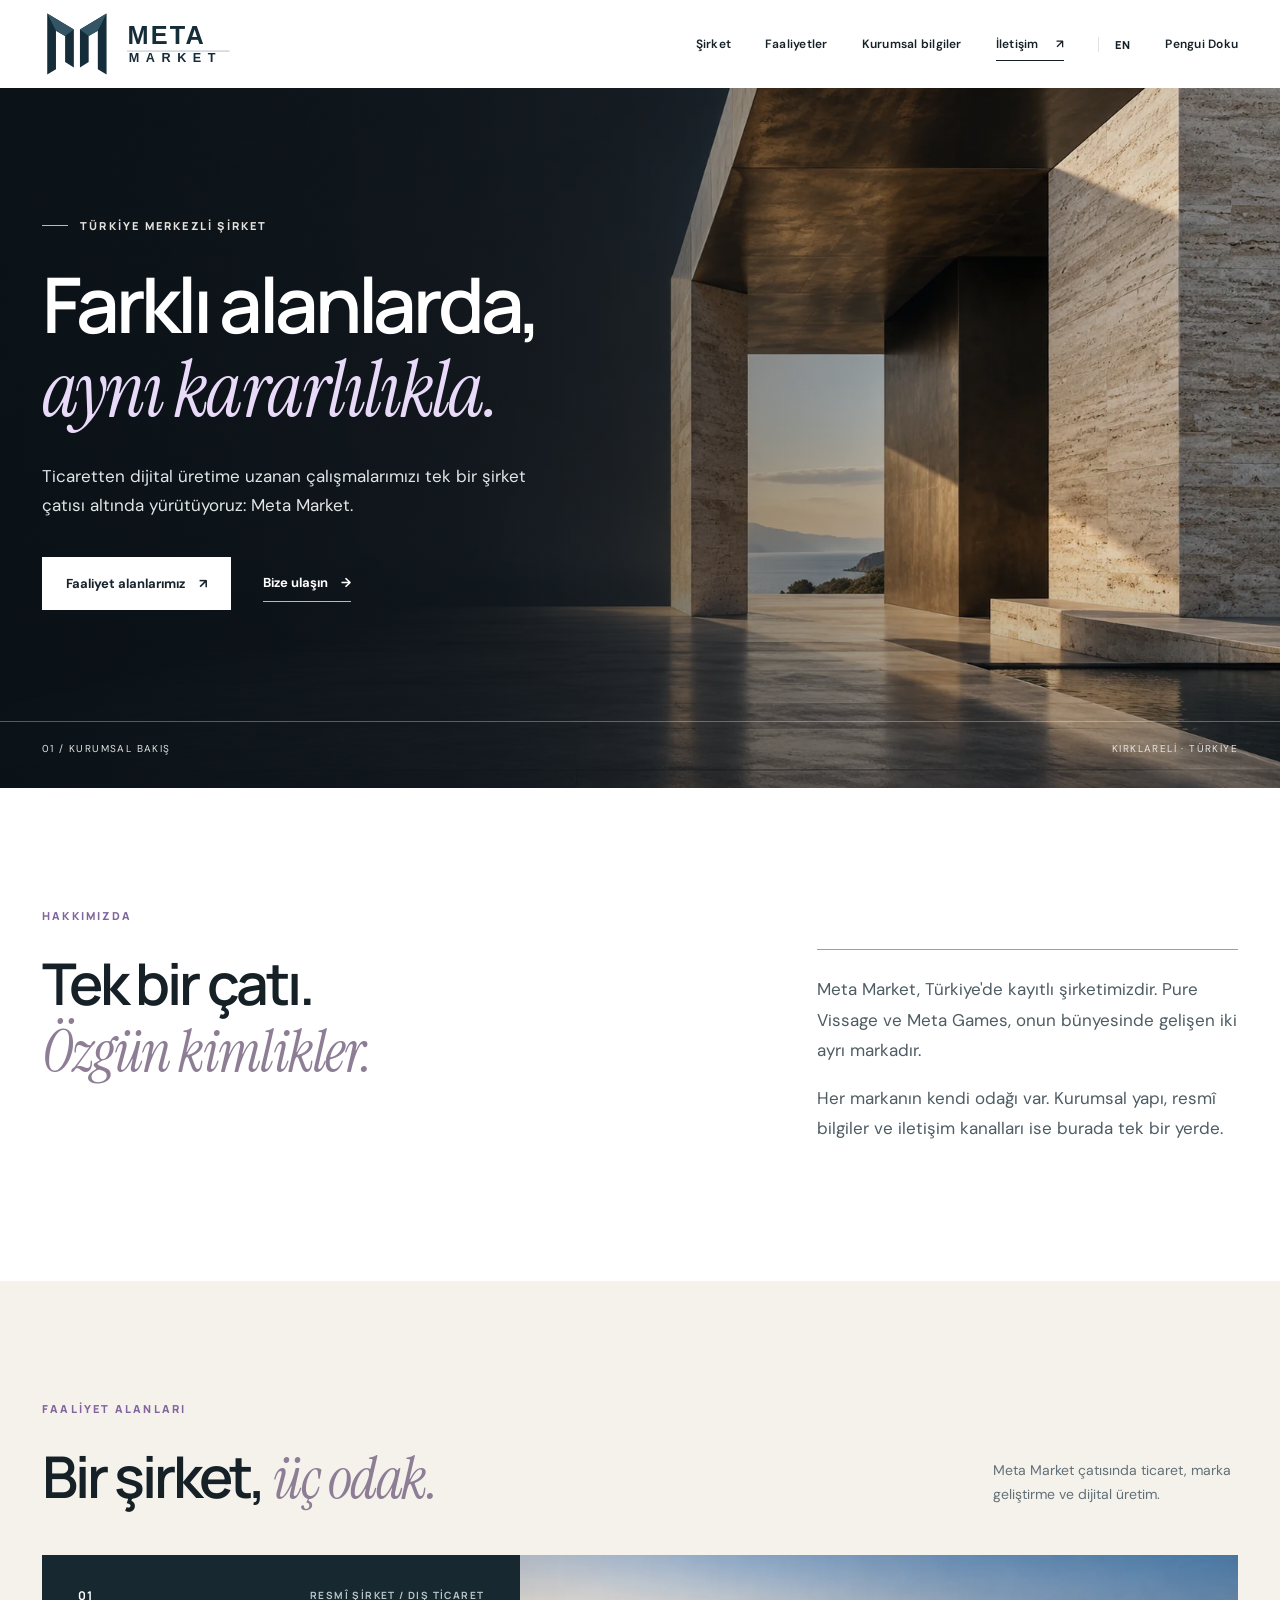
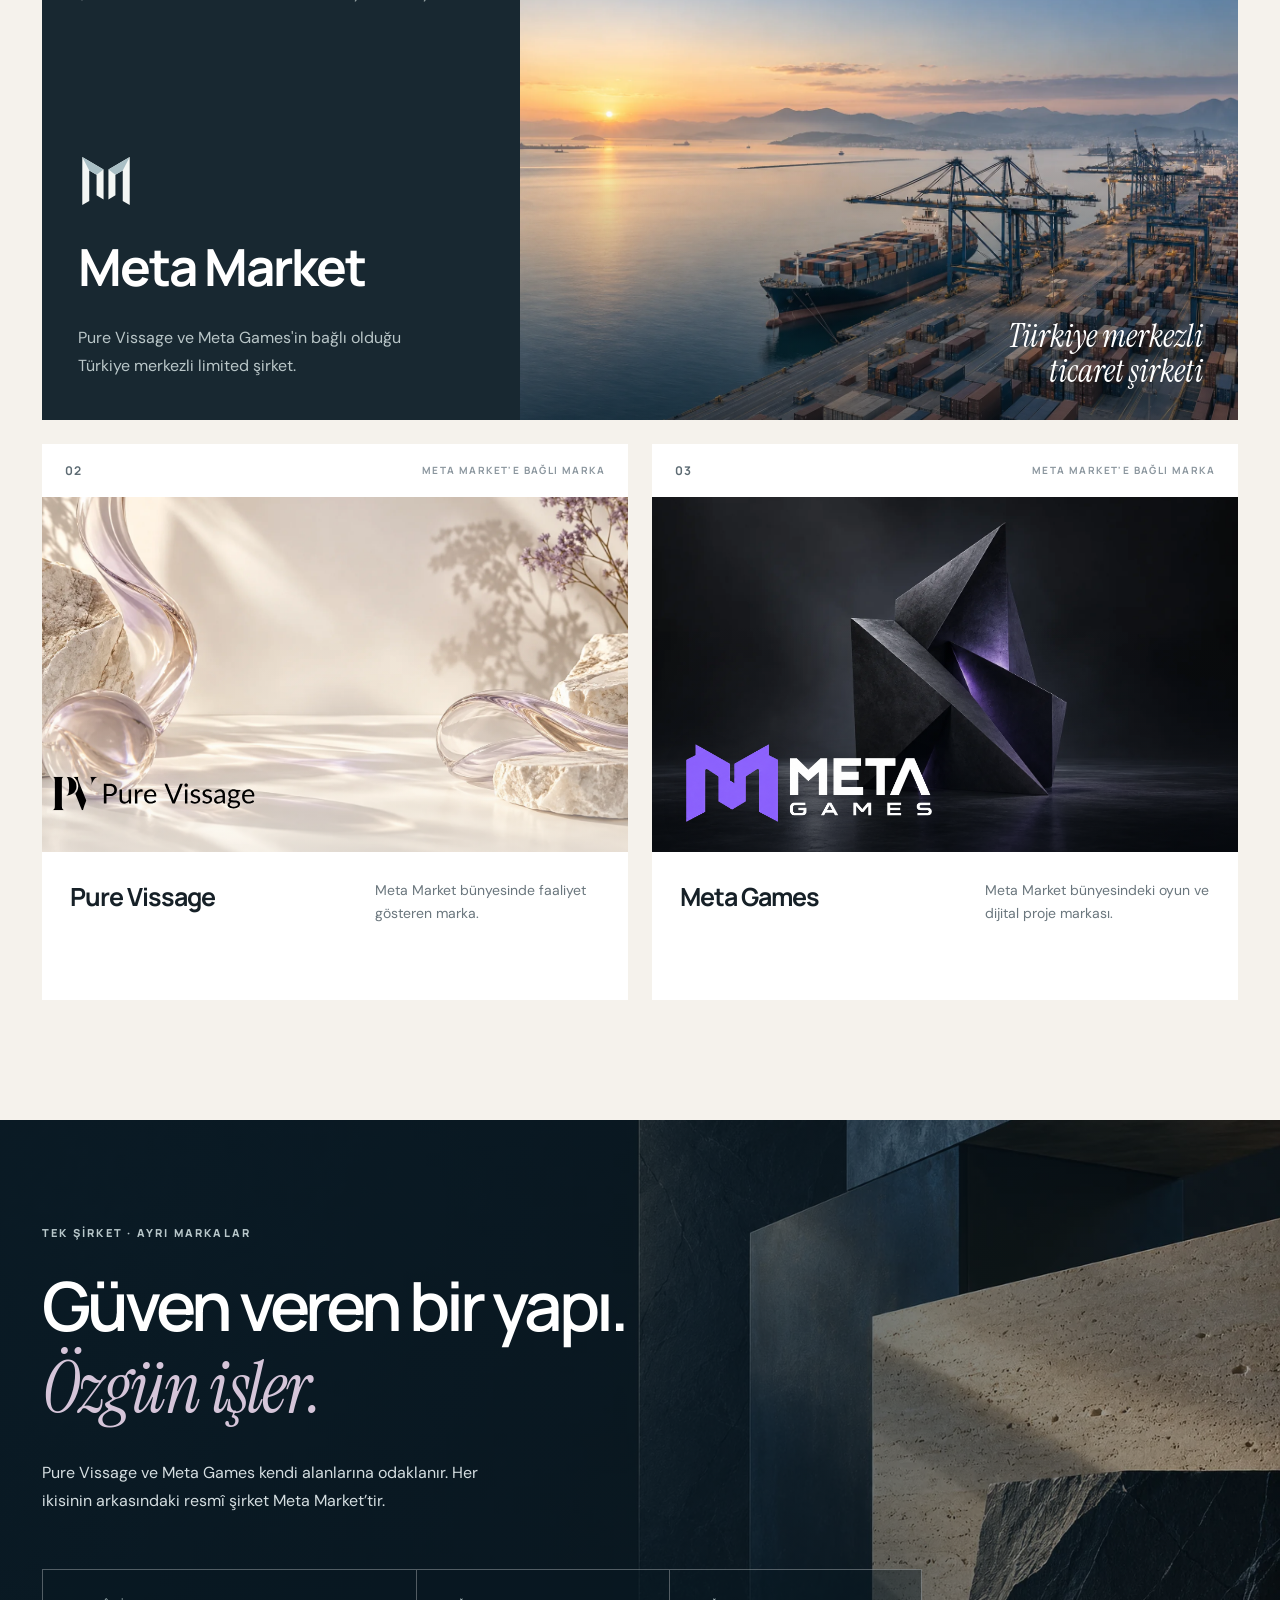
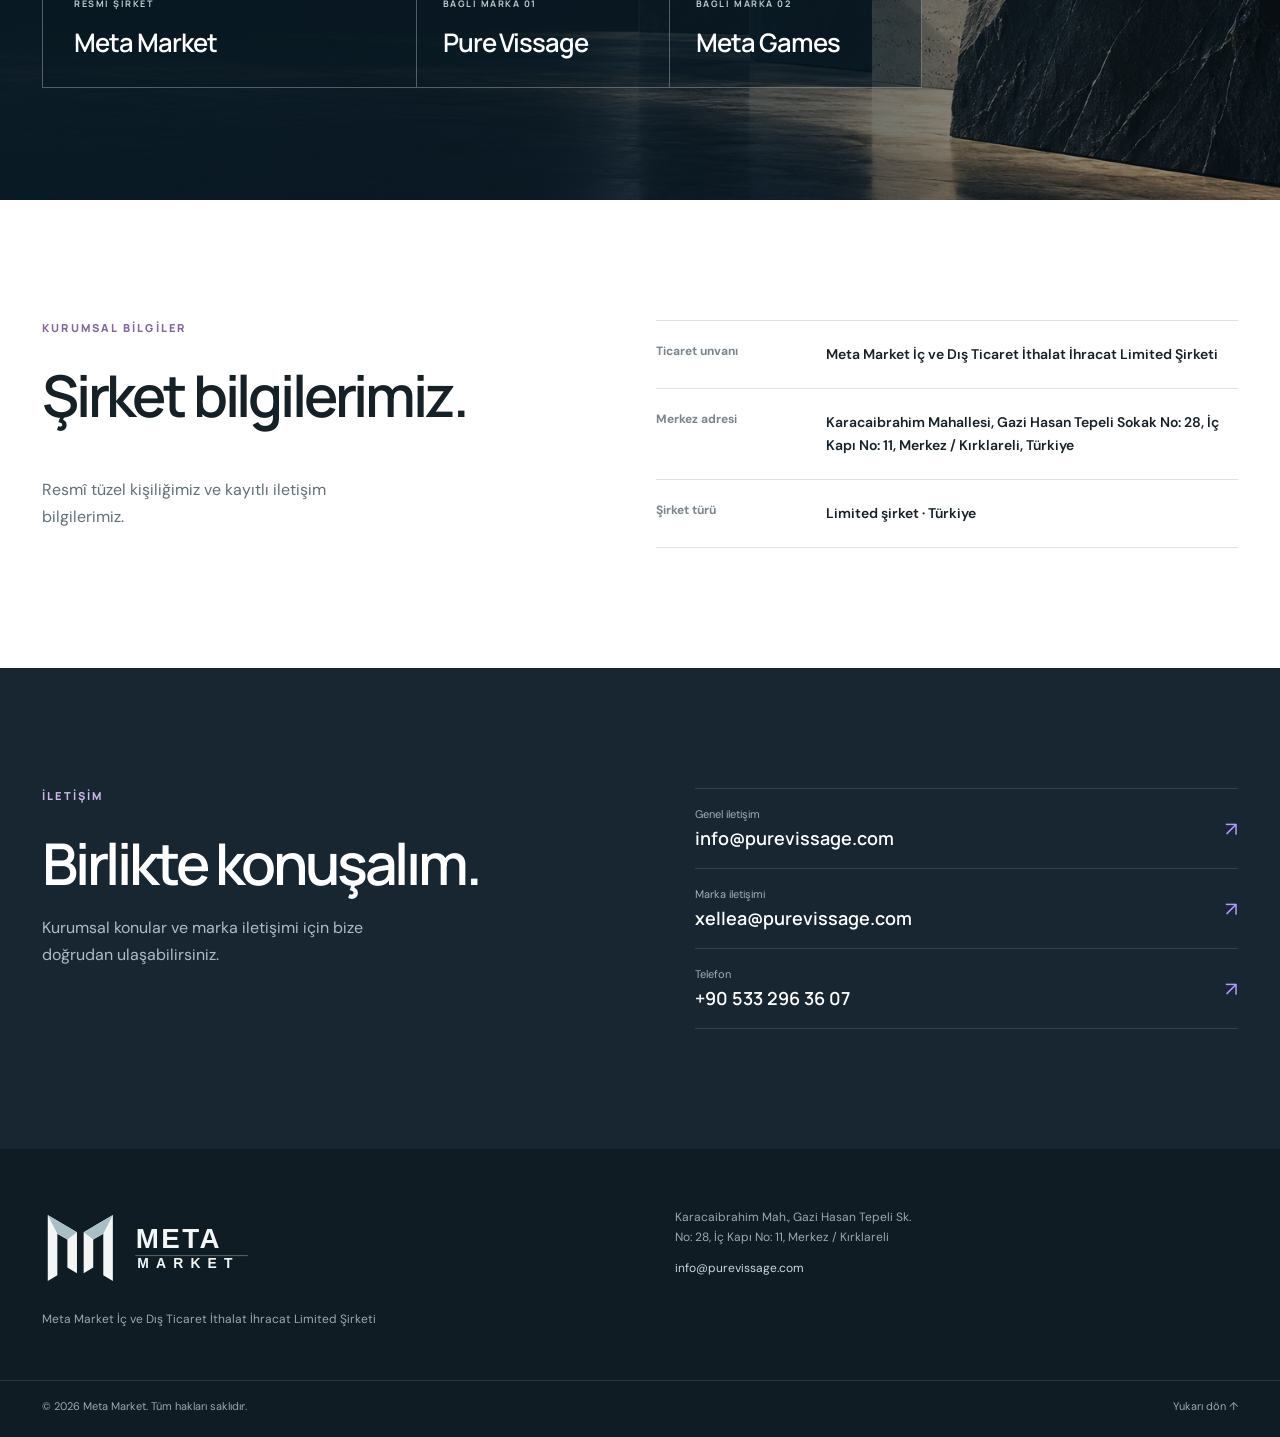
<file: index.html>
<!doctype html>
<html lang="tr">
<head>
  <meta charset="utf-8">
  <meta name="viewport" content="width=device-width, initial-scale=1">
  <meta name="theme-color" content="#111b24">
  <meta name="description" content="Meta Market İç ve Dış Ticaret İthalat İhracat Limited Şirketi. Ticaret, markalar ve dijital üretim alanlarında faaliyet gösteren Türkiye merkezli şirket.">
  <link rel="alternate" hreflang="tr" href="https://purevissage.com/">
  <link rel="alternate" hreflang="en" href="https://purevissage.com/en/">
  <title>Meta Market | Kurumsal</title>
  <link rel="icon" href="assets/favicon.svg" type="image/svg+xml">
  <link rel="canonical" href="https://purevissage.com/">
  <meta property="og:title" content="Meta Market"><meta property="og:type" content="website"><meta property="og:image" content="https://purevissage.com/assets/hero-architecture.webp">
  <link rel="stylesheet" href="styles.css">
  <script src="motion.js" defer></script>
</head>
<body>
  <a class="skip-link" href="#icerik">İçeriğe geç</a>
  <header class="site-header">
    <div class="wrap header-inner">
      <a class="brand" href="#ust" aria-label="Meta Market ana sayfa">
        <img class="header-logo" src="assets/meta-market-logo-dark.svg" width="220" height="55" alt="Meta Market">
      </a>
      <nav class="desktop-nav" aria-label="Ana menü">
        <a href="#hakkimizda">Şirket</a>
        <a href="#faaliyetler">Faaliyetler</a>
        <a href="#kurumsal">Kurumsal bilgiler</a>
        <a class="nav-contact" href="#iletisim">İletişim <span aria-hidden="true">↗</span></a>
        <a class="lang-link" href="en/" lang="en" aria-label="View this site in English">EN</a>
      <a href="/tr/pengui-doku/">Pengui Doku</a></nav>
    </div>
  </header>

  <main id="icerik">
    <section class="hero" id="ust">
      <div class="wrap hero-grid">
        <div class="hero-copy">
          <p class="eyebrow"><span class="eyebrow-line"></span> TÜRKİYE MERKEZLİ ŞİRKET</p>
          <h1>Farklı alanlarda,<br><em>aynı kararlılıkla.</em></h1>
          <p class="hero-lead">Ticaretten dijital üretime uzanan çalışmalarımızı tek bir şirket çatısı altında yürütüyoruz: Meta Market.</p>
          <div class="hero-actions">
            <a class="button button-light" href="#faaliyetler">Faaliyet alanlarımız <span aria-hidden="true">↗</span></a>
            <a class="text-link" href="#iletisim">Bize ulaşın <span aria-hidden="true">→</span></a>
          </div>
        </div>
      </div>
      <div class="wrap hero-bottom"><span>01 / KURUMSAL BAKIŞ</span><span>KIRKLARELİ · TÜRKİYE</span></div>
    </section>

    <section class="intro section" id="hakkimizda">
      <div class="wrap intro-grid">
        <div><p class="section-kicker">HAKKIMIZDA</p><h2>Tek bir çatı.<br><em>Özgün kimlikler.</em></h2></div>
        <div class="intro-side"><p>Meta Market, Türkiye'de kayıtlı şirketimizdir. Pure Vissage ve Meta Games, onun bünyesinde gelişen iki ayrı markadır.</p><p>Her markanın kendi odağı var. Kurumsal yapı, resmî bilgiler ve iletişim kanalları ise burada tek bir yerde.</p></div>
      </div>
    </section>

    <section class="activities section" id="faaliyetler">
      <div class="wrap">
        <div class="section-heading"><div><p class="section-kicker">FAALİYET ALANLARI</p><h2>Bir şirket, <em>üç odak.</em></h2></div><p>Meta Market çatısında ticaret, marka geliştirme ve dijital üretim.</p></div>
        <div class="activity-grid">
          <article class="activity-card market-card">
            <div class="card-top"><span class="card-index">01</span><span class="card-type">RESMÎ ŞİRKET / DIŞ TİCARET</span></div>
            <div class="market-visual" role="img" aria-label="Liman ve uluslararası ticaret görünümü"><span>Türkiye merkezli<br>ticaret şirketi</span></div>
            <div class="card-bottom"><img class="market-card-logo" src="assets/meta-market-symbol-light.svg" width="56" height="60" alt=""><h3>Meta Market</h3><p>Pure Vissage ve Meta Games'in bağlı olduğu Türkiye merkezli limited şirket.</p></div>
          </article>
          <article class="activity-card visage-card">
            <div class="card-top"><span class="card-index">02</span><span class="card-type">META MARKET'E BAĞLI MARKA</span></div>
            <div class="brand-visual visage-visual"><img class="brand-photo" src="assets/pure-vissage-editorial.webp" alt="Pure Vissage için hazırlanan cam ve taş kompozisyonu"><img class="brand-logo visage-logo" src="assets/pure-vissage-logo.svg" alt="Pure Vissage logosu"></div>
            <div class="card-bottom"><h3>Pure Vissage</h3><p>Meta Market bünyesinde faaliyet gösteren marka.</p></div>
          </article>
          <article class="activity-card games-card">
            <div class="card-top"><span class="card-index">03</span><span class="card-type">META MARKET'E BAĞLI MARKA</span></div>
            <div class="brand-visual games-visual"><img class="brand-photo" src="assets/meta-games-editorial.webp" alt="Meta Games için hazırlanan geometrik kompozisyon"><img class="brand-logo games-logo" src="assets/meta-games-logo-white.webp" alt="Meta Games logosu"></div>
            <div class="card-bottom"><h3>Meta Games</h3><p>Meta Market bünyesindeki oyun ve dijital proje markası.</p></div>
          </article>
        </div>
      </div>
    </section>

    <section class="signature" aria-labelledby="signature-title"><div class="wrap signature-inner"><p class="section-kicker">TEK ŞİRKET · AYRI MARKALAR</p><h2 id="signature-title">Güven veren bir yapı.<br><em>Özgün işler.</em></h2><p class="signature-lead">Pure Vissage ve Meta Games kendi alanlarına odaklanır. Her ikisinin arkasındaki resmî şirket Meta Market’tir.</p><div class="structure-map" aria-label="Şirket yapısı"><div class="structure-parent"><span>RESMÎ ŞİRKET</span><strong>Meta Market</strong></div><div class="structure-branches"><div><span>BAĞLI MARKA 01</span><strong>Pure Vissage</strong></div><div><span>BAĞLI MARKA 02</span><strong>Meta Games</strong></div></div></div></div></section>

    <section class="details section" id="kurumsal"><div class="wrap details-grid">
      <div><p class="section-kicker">KURUMSAL BİLGİLER</p><h2>Şirket bilgilerimiz.</h2><p class="details-lead">Resmî tüzel kişiliğimiz ve kayıtlı iletişim bilgilerimiz.</p></div>
      <dl class="details-list">
        <div><dt>Ticaret unvanı</dt><dd>Meta Market İç ve Dış Ticaret İthalat İhracat Limited Şirketi</dd></div>
        <div><dt>Merkez adresi</dt><dd>Karacaibrahim Mahallesi, Gazi Hasan Tepeli Sokak No: 28, İç Kapı No: 11, Merkez / Kırklareli, Türkiye</dd></div>
        <div><dt>Şirket türü</dt><dd>Limited şirket · Türkiye</dd></div>
      </dl>
    </div></section>

    <section class="contact section" id="iletisim"><div class="wrap contact-grid">
      <div><p class="section-kicker">İLETİŞİM</p><h2>Birlikte konuşalım.</h2><p>Kurumsal konular ve marka iletişimi için bize doğrudan ulaşabilirsiniz.</p></div>
      <div class="contact-links"><a href="mailto:info@purevissage.com"><span>Genel iletişim</span><strong>info@purevissage.com</strong><span aria-hidden="true">↗</span></a><a href="mailto:xellea@purevissage.com"><span>Marka iletişimi</span><strong>xellea@purevissage.com</strong><span aria-hidden="true">↗</span></a><a href="tel:+905332963607"><span>Telefon</span><strong>+90 533 296 36 07</strong><span aria-hidden="true">↗</span></a></div>
    </div></section>
  </main>

  <footer class="site-footer"><div class="wrap footer-grid"><div><a class="footer-brand" href="#ust"><img src="assets/meta-market-logo-light.svg" width="240" height="60" alt="Meta Market"></a><p>Meta Market İç ve Dış Ticaret İthalat İhracat Limited Şirketi</p></div><div><p>Karacaibrahim Mah., Gazi Hasan Tepeli Sk.<br>No: 28, İç Kapı No: 11, Merkez / Kırklareli</p><a href="mailto:info@purevissage.com">info@purevissage.com</a></div></div><div class="wrap footer-bottom"><span>© 2026 Meta Market. Tüm hakları saklıdır.</span><a href="#ust">Yukarı dön ↑</a></div></footer>
</body>
</html>
</file>
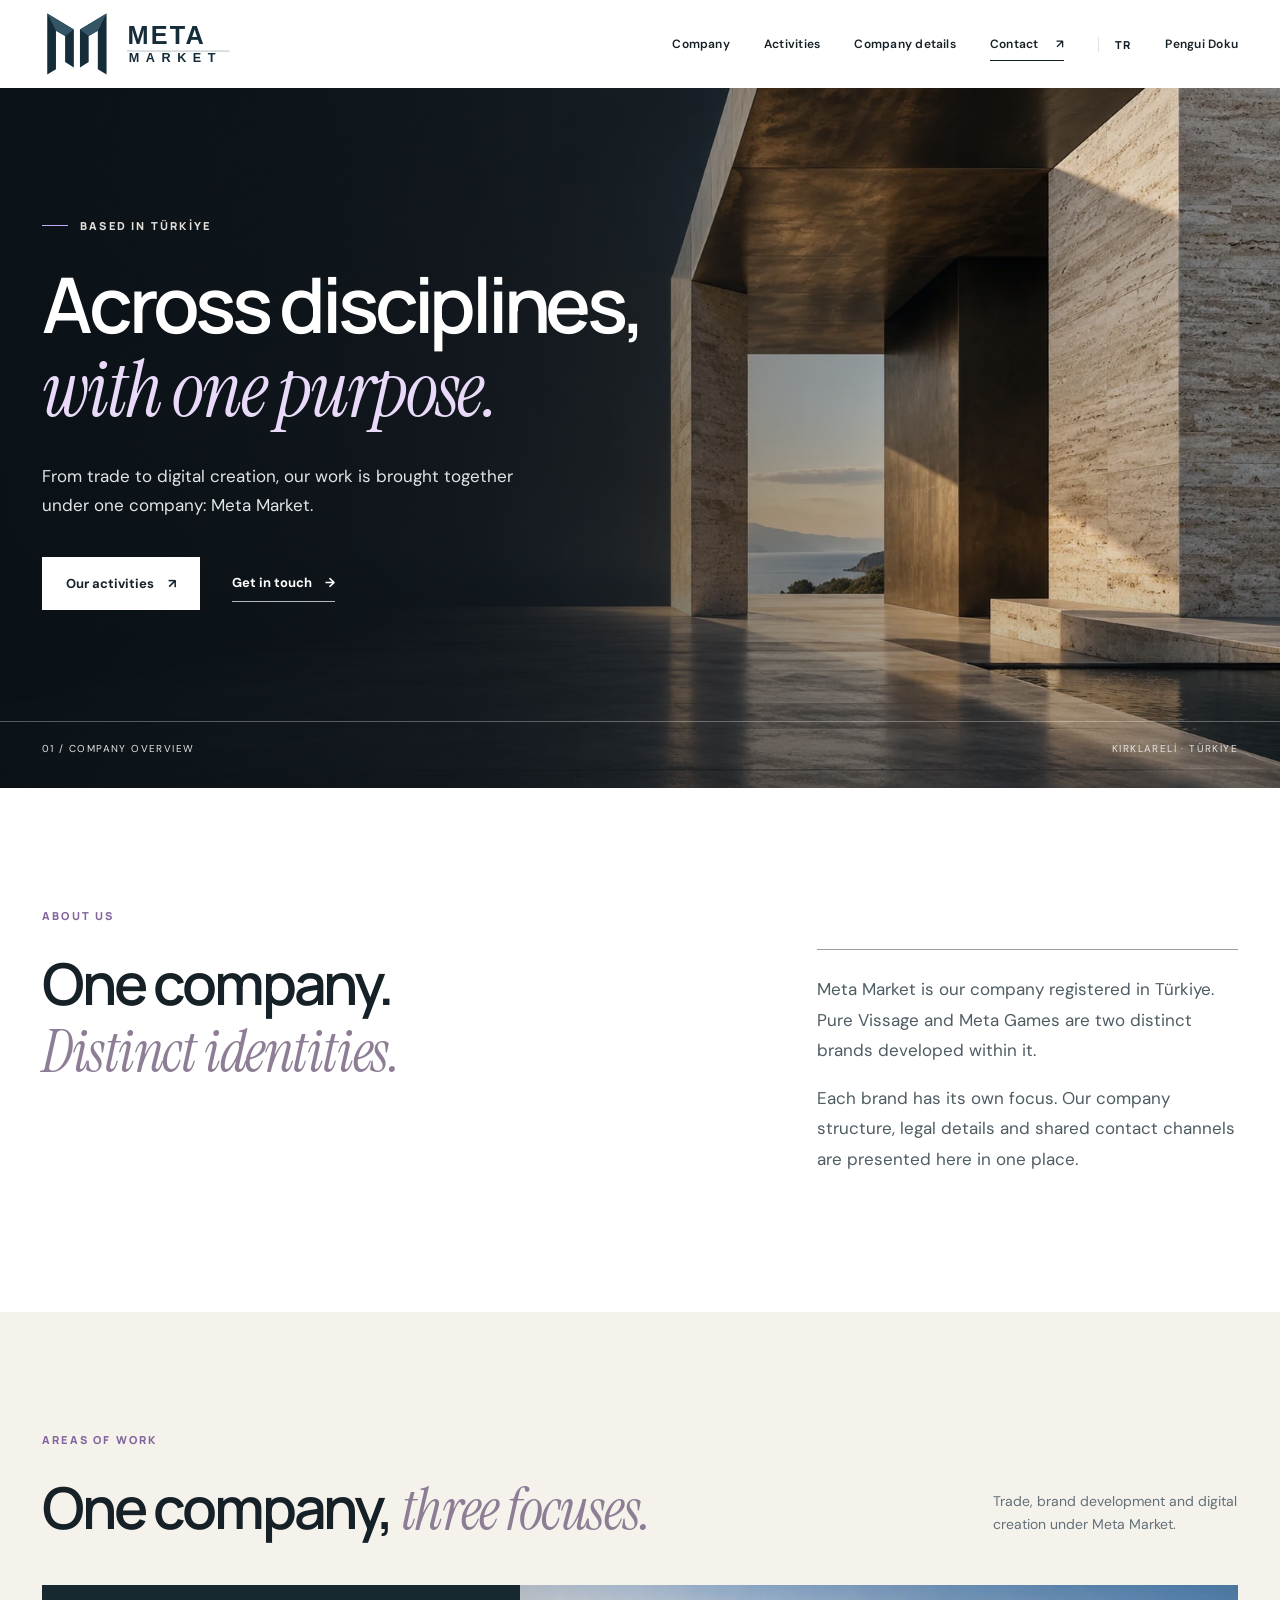
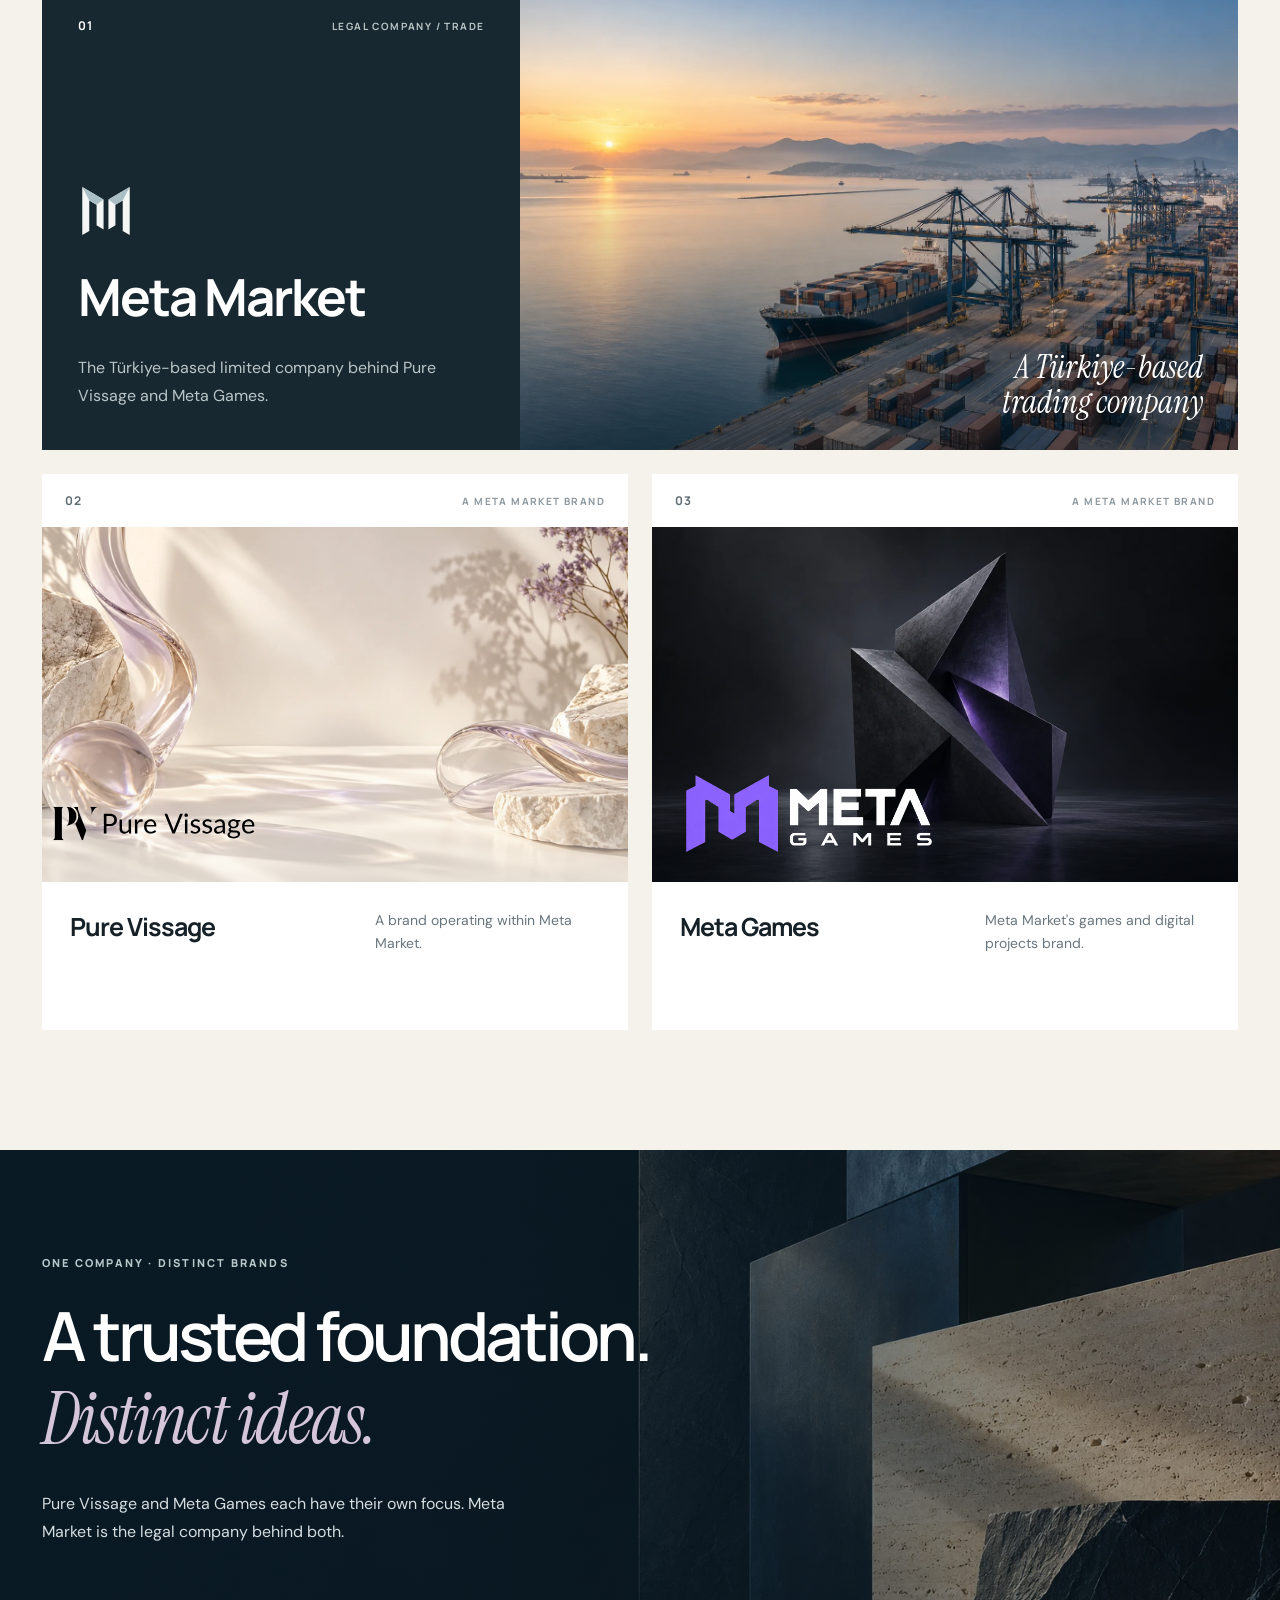
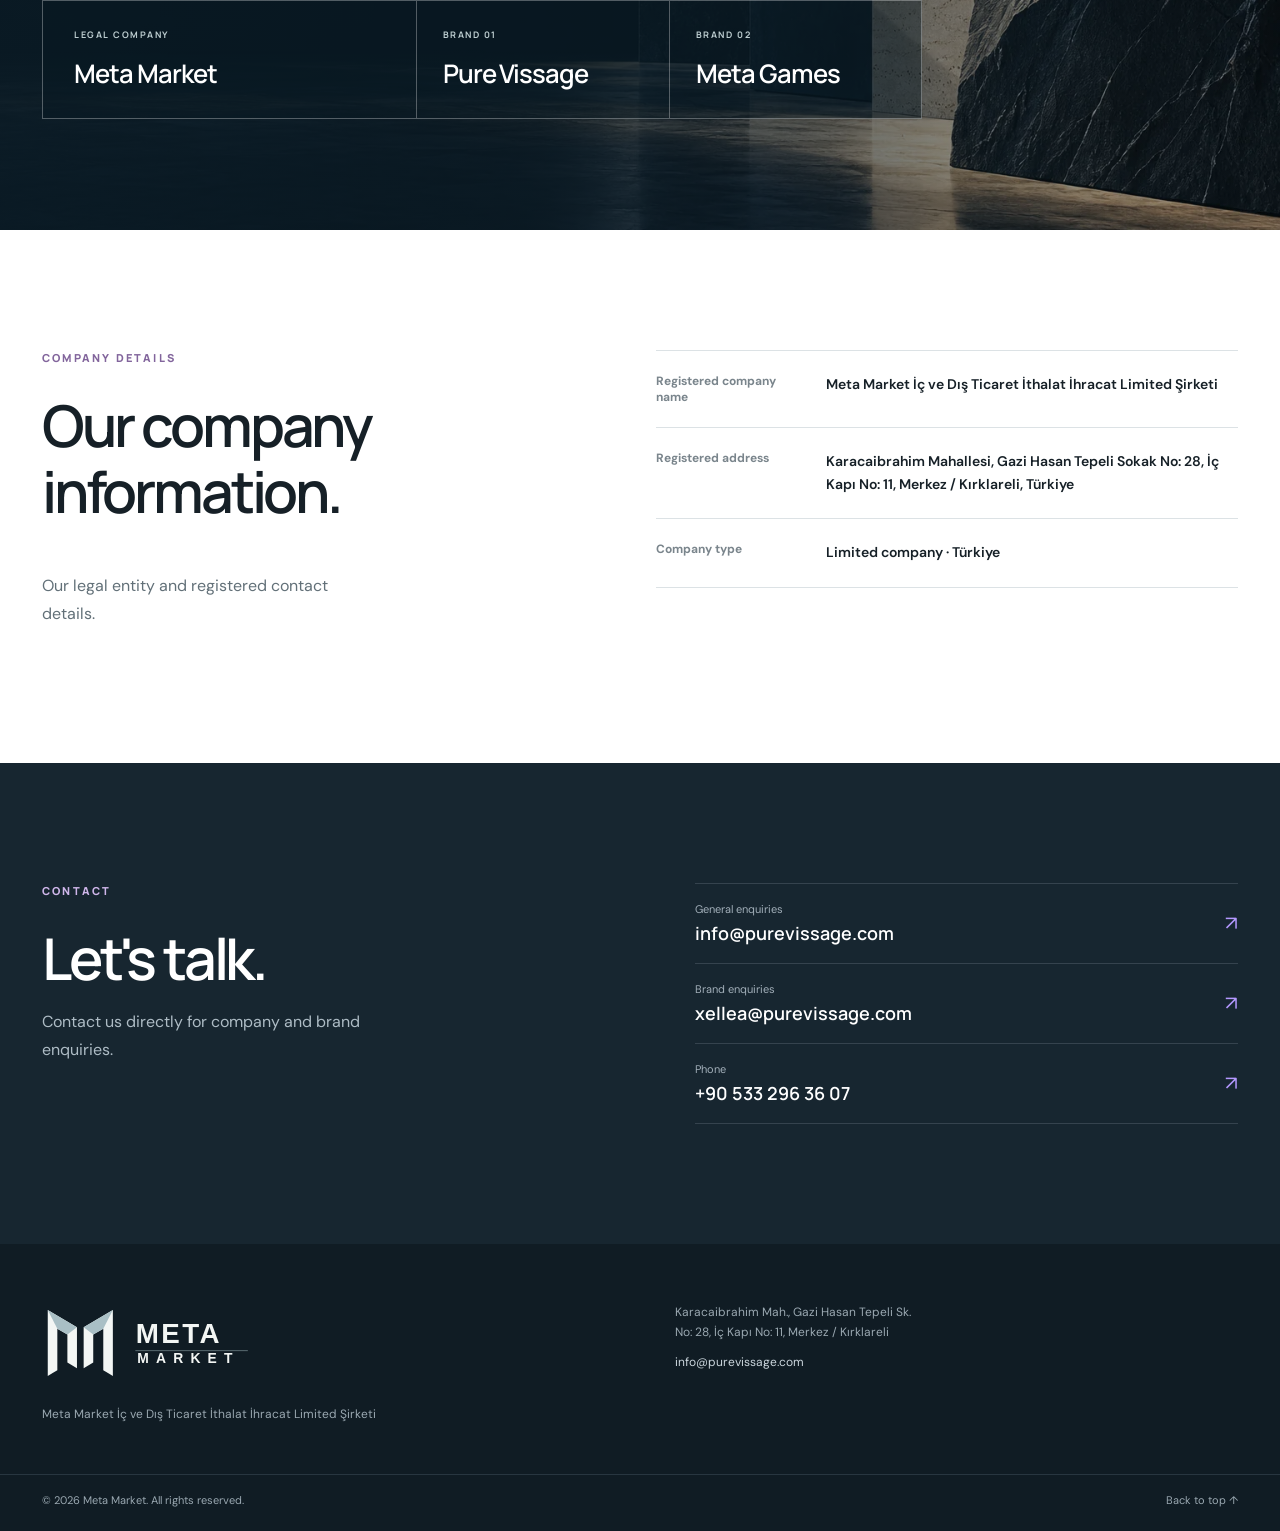
<file: en/index.html>
<!doctype html>
<html lang="en">
<head>
  <meta charset="utf-8">
  <meta name="viewport" content="width=device-width, initial-scale=1">
  <meta name="theme-color" content="#111b24">
  <meta name="description" content="Meta Market İç ve Dış Ticaret İthalat İhracat Limited Şirketi is a Türkiye-based trading company and the legal company behind Pure Vissage and Meta Games.">
  <link rel="alternate" hreflang="tr" href="https://purevissage.com/">
  <link rel="alternate" hreflang="en" href="https://purevissage.com/en/">
  <title>Meta Market | Corporate</title>
  <link rel="icon" href="../assets/favicon.svg" type="image/svg+xml">
  <link rel="canonical" href="https://purevissage.com/en/">
  <meta property="og:title" content="Meta Market"><meta property="og:type" content="website"><meta property="og:image" content="https://purevissage.com/assets/hero-architecture.webp">
  <link rel="stylesheet" href="../styles.css">
  <script src="../motion.js" defer></script>
</head>
<body>
  <a class="skip-link" href="#content">Skip to content</a>
  <header class="site-header"><div class="wrap header-inner">
    <a class="brand" href="#top" aria-label="Meta Market home"><img class="header-logo" src="../assets/meta-market-logo-dark.svg" width="220" height="55" alt="Meta Market"></a>
    <nav class="desktop-nav" aria-label="Main navigation"><a href="#about">Company</a><a href="#activities">Activities</a><a href="#corporate">Company details</a><a class="nav-contact" href="#contact">Contact <span aria-hidden="true">↗</span></a><a class="lang-link" href="../" lang="tr" aria-label="Bu siteyi Türkçe görüntüle">TR</a><a href="/pengui-doku/">Pengui Doku</a></nav>
  </div></header>

  <main id="content">
    <section class="hero" id="top"><div class="wrap hero-grid"><div class="hero-copy">
      <p class="eyebrow"><span class="eyebrow-line"></span> BASED IN TÜRKİYE</p>
      <h1>Across disciplines,<br><em>with one purpose.</em></h1>
      <p class="hero-lead">From trade to digital creation, our work is brought together under one company: Meta Market.</p>
      <div class="hero-actions"><a class="button button-light" href="#activities">Our activities <span aria-hidden="true">↗</span></a><a class="text-link" href="#contact">Get in touch <span aria-hidden="true">→</span></a></div>
    </div></div><div class="wrap hero-bottom"><span>01 / COMPANY OVERVIEW</span><span>KIRKLARELİ · TÜRKİYE</span></div></section>

    <section class="intro section" id="about"><div class="wrap intro-grid"><div><p class="section-kicker">ABOUT US</p><h2>One company.<br><em>Distinct identities.</em></h2></div><div class="intro-side"><p>Meta Market is our company registered in Türkiye. Pure Vissage and Meta Games are two distinct brands developed within it.</p><p>Each brand has its own focus. Our company structure, legal details and shared contact channels are presented here in one place.</p></div></div></section>

    <section class="activities section" id="activities"><div class="wrap"><div class="section-heading"><div><p class="section-kicker">AREAS OF WORK</p><h2>One company, <em>three focuses.</em></h2></div><p>Trade, brand development and digital creation under Meta Market.</p></div><div class="activity-grid">
      <article class="activity-card market-card"><div class="card-top"><span class="card-index">01</span><span class="card-type">LEGAL COMPANY / TRADE</span></div><div class="market-visual" role="img" aria-label="Harbor and international trade"><span>A Türkiye-based<br>trading company</span></div><div class="card-bottom"><img class="market-card-logo" src="../assets/meta-market-symbol-light.svg" width="56" height="60" alt=""><h3>Meta Market</h3><p>The Türkiye-based limited company behind Pure Vissage and Meta Games.</p></div></article>
      <article class="activity-card visage-card"><div class="card-top"><span class="card-index">02</span><span class="card-type">A META MARKET BRAND</span></div><div class="brand-visual visage-visual"><img class="brand-photo" src="../assets/pure-vissage-editorial.webp" alt="Glass and stone composition created for Pure Vissage"><img class="brand-logo visage-logo" src="../assets/pure-vissage-logo.svg" alt="Pure Vissage logo"></div><div class="card-bottom"><h3>Pure Vissage</h3><p>A brand operating within Meta Market.</p></div></article>
      <article class="activity-card games-card"><div class="card-top"><span class="card-index">03</span><span class="card-type">A META MARKET BRAND</span></div><div class="brand-visual games-visual"><img class="brand-photo" src="../assets/meta-games-editorial.webp" alt="Geometric composition created for Meta Games"><img class="brand-logo games-logo" src="../assets/meta-games-logo-white.webp" alt="Meta Games logo"></div><div class="card-bottom"><h3>Meta Games</h3><p>Meta Market's games and digital projects brand.</p></div></article>
    </div></div></section>

    <section class="signature" aria-labelledby="signature-title"><div class="wrap signature-inner"><p class="section-kicker">ONE COMPANY · DISTINCT BRANDS</p><h2 id="signature-title">A trusted foundation.<br><em>Distinct ideas.</em></h2><p class="signature-lead">Pure Vissage and Meta Games each have their own focus. Meta Market is the legal company behind both.</p><div class="structure-map" aria-label="Company structure"><div class="structure-parent"><span>LEGAL COMPANY</span><strong>Meta Market</strong></div><div class="structure-branches"><div><span>BRAND 01</span><strong>Pure Vissage</strong></div><div><span>BRAND 02</span><strong>Meta Games</strong></div></div></div></div></section>

    <section class="details section" id="corporate"><div class="wrap details-grid"><div><p class="section-kicker">COMPANY DETAILS</p><h2>Our company information.</h2><p class="details-lead">Our legal entity and registered contact details.</p></div><dl class="details-list"><div><dt>Registered company name</dt><dd>Meta Market İç ve Dış Ticaret İthalat İhracat Limited Şirketi</dd></div><div><dt>Registered address</dt><dd>Karacaibrahim Mahallesi, Gazi Hasan Tepeli Sokak No: 28, İç Kapı No: 11, Merkez / Kırklareli, Türkiye</dd></div><div><dt>Company type</dt><dd>Limited company · Türkiye</dd></div></dl></div></section>

    <section class="contact section" id="contact"><div class="wrap contact-grid"><div><p class="section-kicker">CONTACT</p><h2>Let's talk.</h2><p>Contact us directly for company and brand enquiries.</p></div><div class="contact-links"><a href="mailto:info@purevissage.com"><span>General enquiries</span><strong>info@purevissage.com</strong><span aria-hidden="true">↗</span></a><a href="mailto:xellea@purevissage.com"><span>Brand enquiries</span><strong>xellea@purevissage.com</strong><span aria-hidden="true">↗</span></a><a href="tel:+905332963607"><span>Phone</span><strong>+90 533 296 36 07</strong><span aria-hidden="true">↗</span></a></div></div></section>
  </main>

  <footer class="site-footer"><div class="wrap footer-grid"><div><a class="footer-brand" href="#top"><img src="../assets/meta-market-logo-light.svg" width="240" height="60" alt="Meta Market"></a><p>Meta Market İç ve Dış Ticaret İthalat İhracat Limited Şirketi</p></div><div><p>Karacaibrahim Mah., Gazi Hasan Tepeli Sk.<br>No: 28, İç Kapı No: 11, Merkez / Kırklareli</p><a href="mailto:info@purevissage.com">info@purevissage.com</a></div></div><div class="wrap footer-bottom"><span>© 2026 Meta Market. All rights reserved.</span><a href="#top">Back to top ↑</a></div></footer>
</body>
</html>
</file>
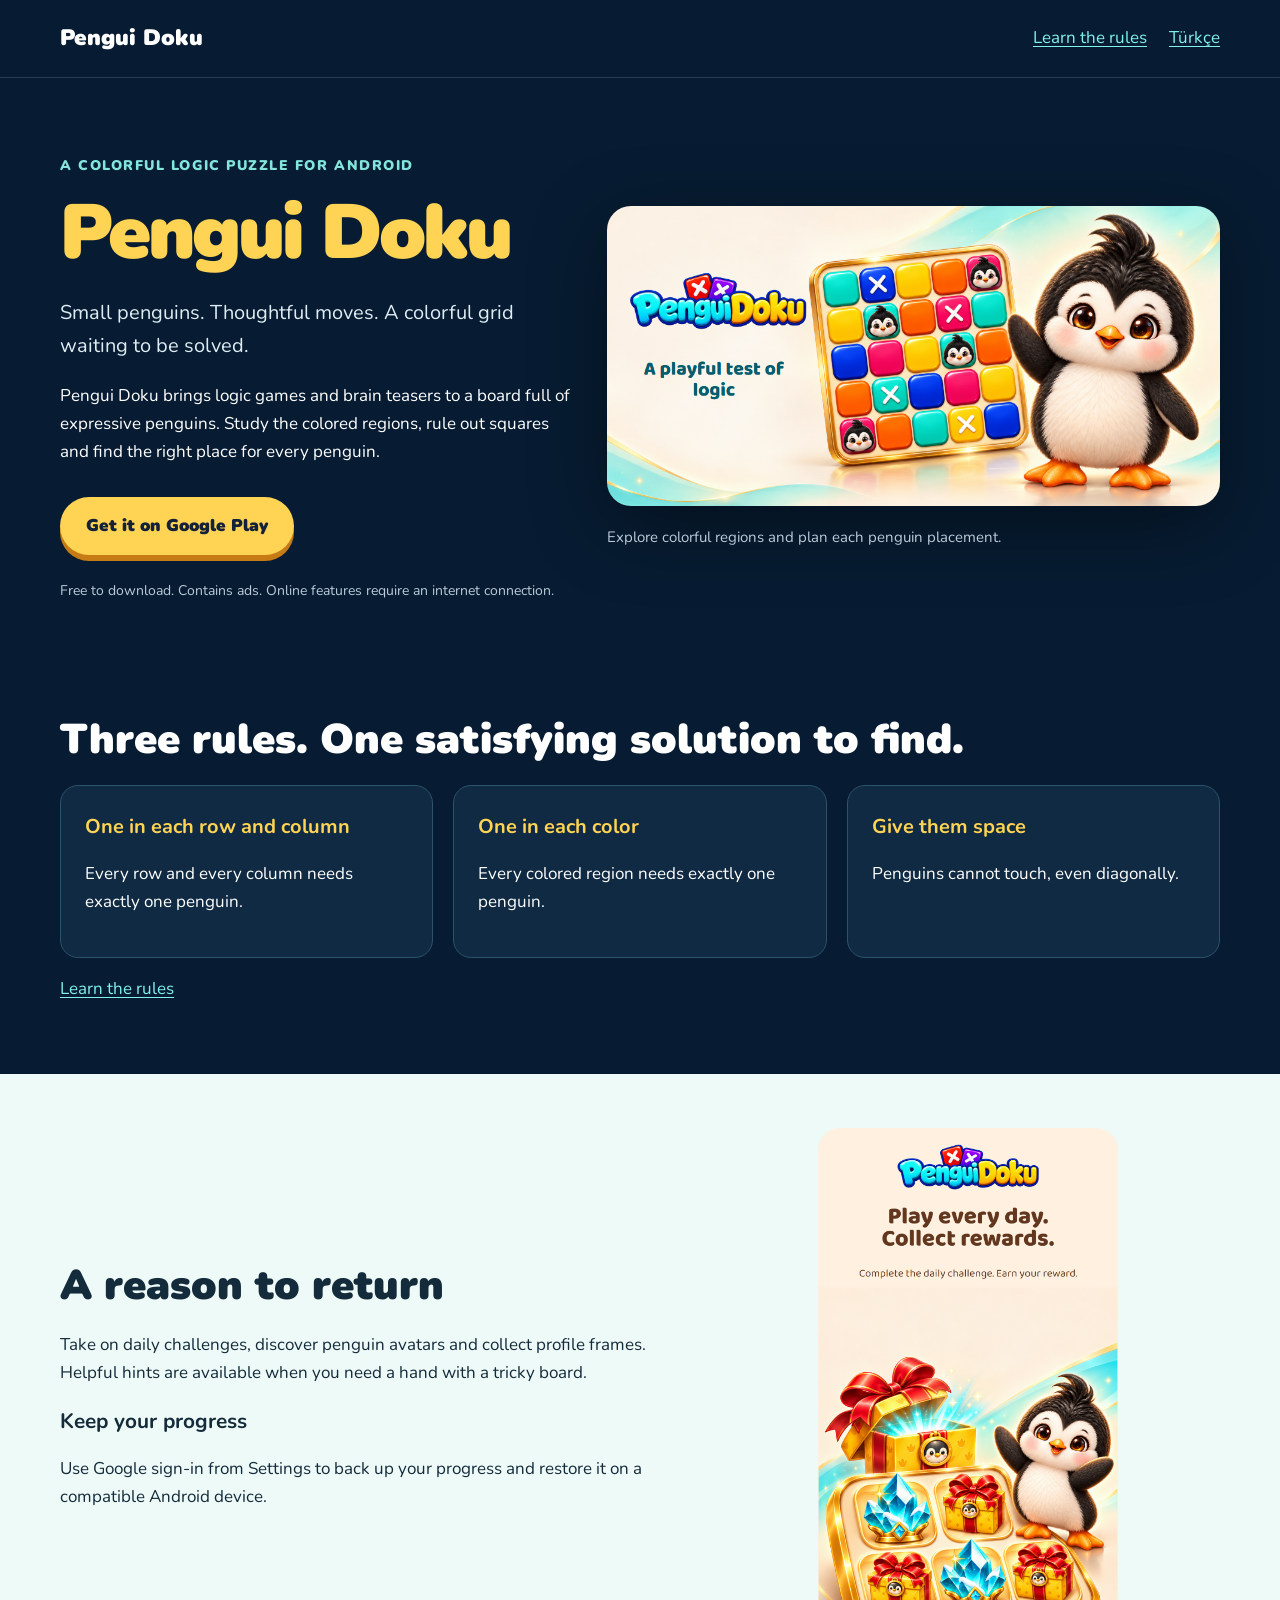
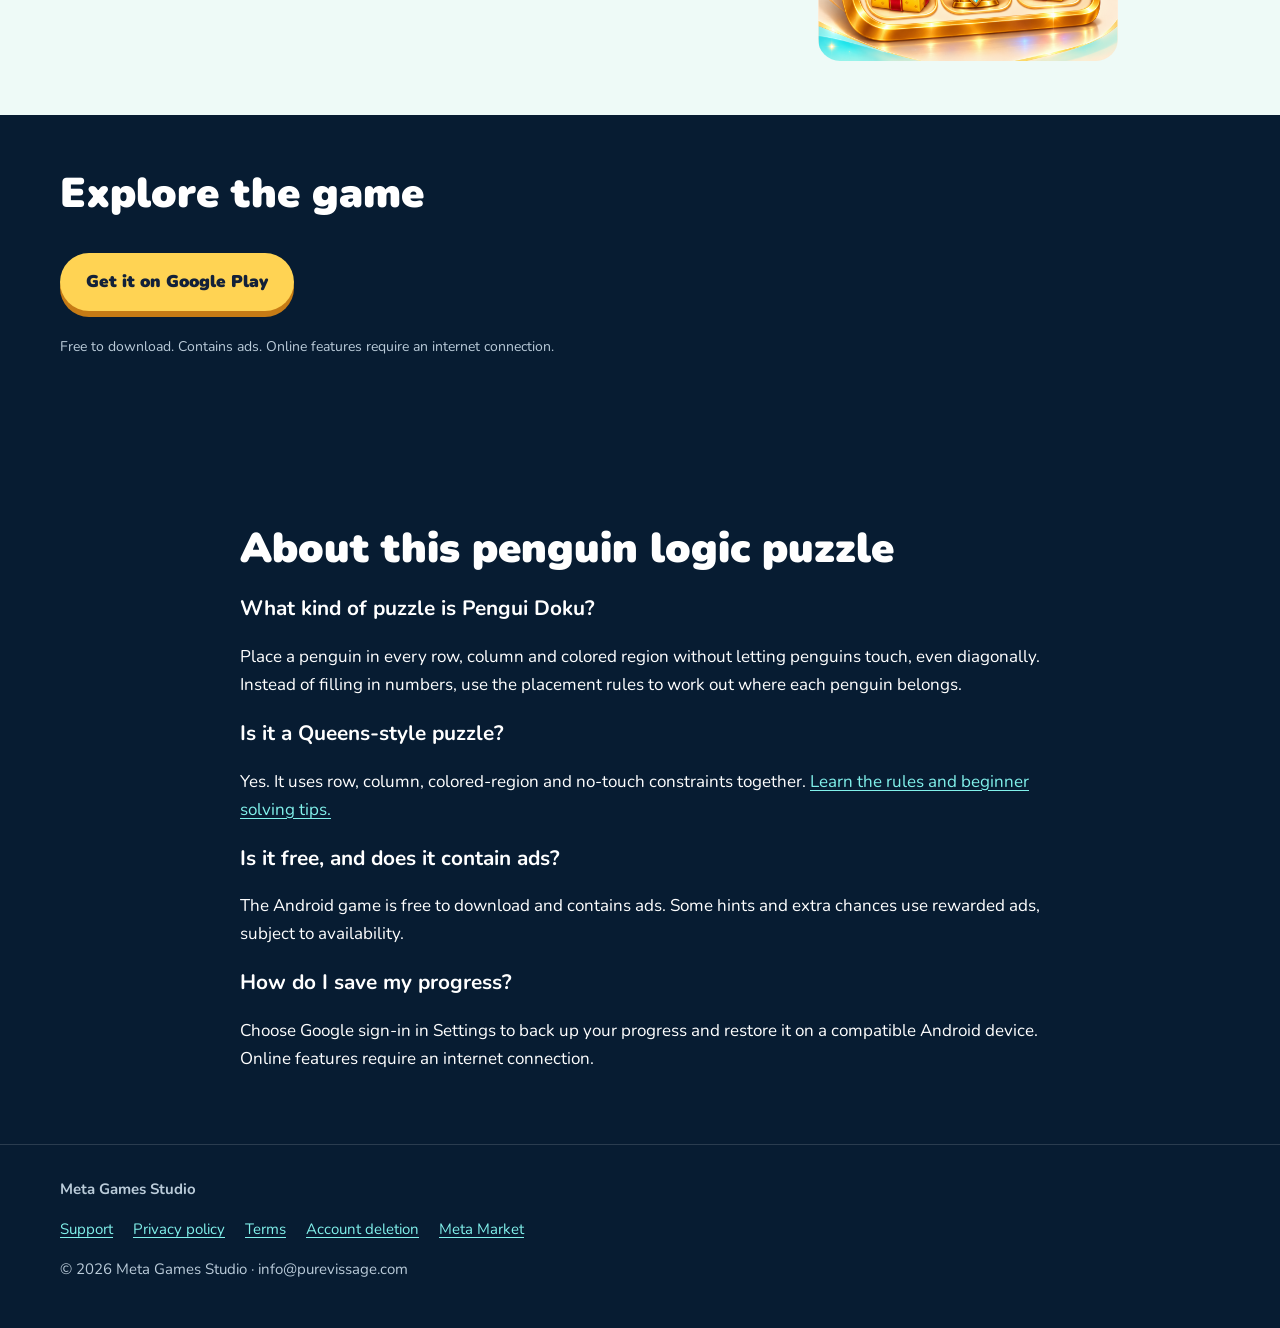
<file: pengui-doku/index.html>
<!doctype html><html lang="en"><head><meta charset="utf-8"><meta name="viewport" content="width=device-width,initial-scale=1"><title>Pengui Doku – Penguin Logic Puzzle Game for Android</title><meta name="description" content="Solve colorful logic puzzles with penguins. Learn the three rules, explore daily challenges and discover Pengui Doku for Android."><link rel="canonical" href="https://purevissage.com/pengui-doku/"><link rel="alternate" hreflang="en" href="https://purevissage.com/pengui-doku/"><link rel="alternate" hreflang="tr" href="https://purevissage.com/tr/pengui-doku/"><link rel="alternate" hreflang="x-default" href="https://purevissage.com/pengui-doku/"><meta property="og:title" content="Pengui Doku – Penguin Logic Puzzle Game for Android"><meta property="og:description" content="Solve colorful logic puzzles with penguins. Learn the three rules, explore daily challenges and discover Pengui Doku for Android."><meta property="og:image" content="https://purevissage.com/assets/pengui-doku/pengui-doku-penguin-logic-puzzle.png"><link rel="stylesheet" href="/assets/pengui-doku/game.css"><script type="application/ld+json">{"@context": "https://schema.org", "@type": ["VideoGame", "MobileApplication"], "name": "Pengui Doku", "description": "Solve colorful logic puzzles with penguins. Learn the three rules, explore daily challenges and discover Pengui Doku for Android.", "url": "https://purevissage.com/pengui-doku/", "inLanguage": "en", "operatingSystem": "Android", "genre": "Logic puzzle", "image": "https://purevissage.com/assets/pengui-doku/pengui-doku-penguin-logic-puzzle.png", "downloadUrl": "https://play.google.com/store/apps/details?id=com.metagames.penguidoku", "publisher": {"@type": "Organization", "name": "Meta Games Studio"}, "alternateName": "PenguiDoku", "applicationCategory": "GameApplication", "sameAs": "https://play.google.com/store/apps/details?id=com.metagames.penguidoku"}</script><meta property="og:type" content="website"><meta property="og:url" content="https://purevissage.com/pengui-doku/"><meta name="twitter:card" content="summary_large_image"></head><body><a class="skip" href="#content">Skip to content</a><header><nav class="wrap"><a class="brand" href="/pengui-doku/">Pengui Doku</a><div class="navlinks"><a href="/pengui-doku/how-to-play/">Learn the rules</a><a href="/tr/pengui-doku/" lang="tr">Türkçe</a></div></nav></header><main id="content"><section class="wrap hero"><div><p class="kicker">A colorful logic puzzle for Android</p><h1>Pengui Doku</h1><p class="lead">Small penguins. Thoughtful moves. A colorful grid waiting to be solved.</p><p>Pengui Doku brings logic games and brain teasers to a board full of expressive penguins. Study the colored regions, rule out squares and find the right place for every penguin.</p><a class="cta" href="https://play.google.com/store/apps/details?id=com.metagames.penguidoku&amp;utm_source=purevissage&amp;utm_medium=website&amp;utm_campaign=pengui_doku_site&amp;utm_content=en_landing_1">Get it on Google Play</a><p class="quiet">Free to download. Contains ads. Online features require an internet connection.</p></div><figure><picture><source type="image/webp" srcset="/assets/pengui-doku/pengui-doku-penguin-logic-puzzle.webp"><img src="/assets/pengui-doku/pengui-doku-penguin-logic-puzzle.png" width="1024" height="500" alt="Pengui Doku promotional artwork with a penguin beside a bright, colorful logic puzzle board." fetchpriority="high"></picture><figcaption>Explore colorful regions and plan each penguin placement.</figcaption></figure></section><section class="wrap section"><h2>Three rules. One satisfying solution to find.</h2><div class="rules"><div class="rule"><b>One in each row and column</b><p>Every row and every column needs exactly one penguin.</p></div><div class="rule"><b>One in each color</b><p>Every colored region needs exactly one penguin.</p></div><div class="rule"><b>Give them space</b><p>Penguins cannot touch, even diagonally.</p></div></div><p><a href="/pengui-doku/how-to-play/">Learn the rules</a></p></section><section class="light"><div class="wrap section duo"><div><h2>A reason to return</h2><p>Take on daily challenges, discover penguin avatars and collect profile frames. Helpful hints are available when you need a hand with a tricky board.</p><h3>Keep your progress</h3><p>Use Google sign-in from Settings to back up your progress and restore it on a compatible Android device.</p></div><picture><source type="image/webp" srcset="/assets/pengui-doku/pengui-doku-daily-rewards.webp"><img class="reward" src="/assets/pengui-doku/pengui-doku-daily-rewards.png" width="1080" height="1920" loading="lazy" alt="A penguin beside a golden daily reward display filled with gift boxes and blue crystals."></picture></div></section><section class="wrap section"><h2>Explore the game</h2><a class="cta" href="https://play.google.com/store/apps/details?id=com.metagames.penguidoku&amp;utm_source=purevissage&amp;utm_medium=website&amp;utm_campaign=pengui_doku_site&amp;utm_content=en_landing_2">Get it on Google Play</a><p class="quiet">Free to download. Contains ads. Online features require an internet connection.</p></section><section class="wrap section content"><h2>About this penguin logic puzzle</h2><h3>What kind of puzzle is Pengui Doku?</h3><p>Place a penguin in every row, column and colored region without letting penguins touch, even diagonally. Instead of filling in numbers, use the placement rules to work out where each penguin belongs.</p><h3>Is it a Queens-style puzzle?</h3><p>Yes. It uses row, column, colored-region and no-touch constraints together. <a href="/pengui-doku/how-to-play/">Learn the rules and beginner solving tips.</a></p><h3>Is it free, and does it contain ads?</h3><p>The Android game is free to download and contains ads. Some hints and extra chances use rewarded ads, subject to availability.</p><h3>How do I save my progress?</h3><p>Choose Google sign-in in Settings to back up your progress and restore it on a compatible Android device. Online features require an internet connection.</p></section></main><footer><div class="wrap"><b>Meta Games Studio</b><p class="footerlinks"><a href="mailto:info@purevissage.com">Support</a><a href="/penguidoku/privacy.html">Privacy policy</a><a href="/penguidoku/terms.html">Terms</a><a href="/penguidoku/account-deletion.html">Account deletion</a><a href="/">Meta Market</a></p><p>© 2026 Meta Games Studio · info@purevissage.com</p></div></footer></body></html>
</file>
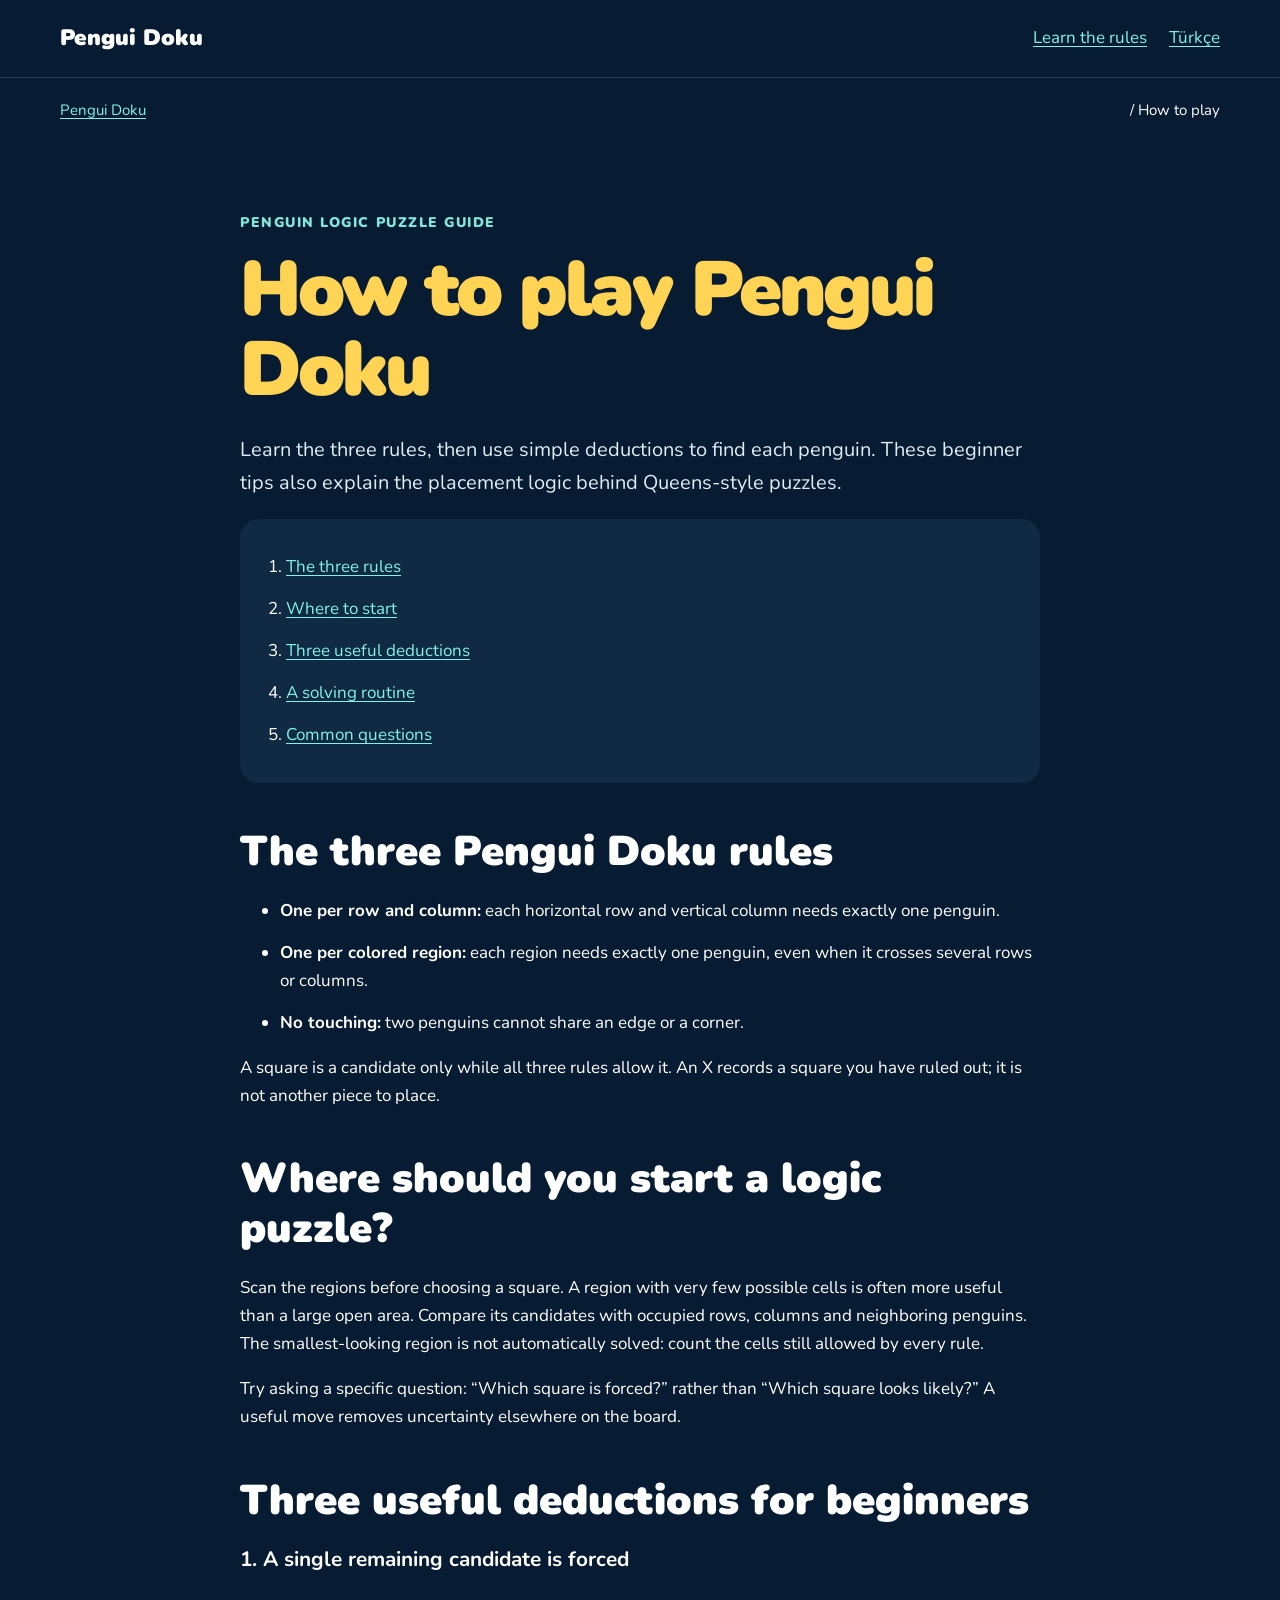
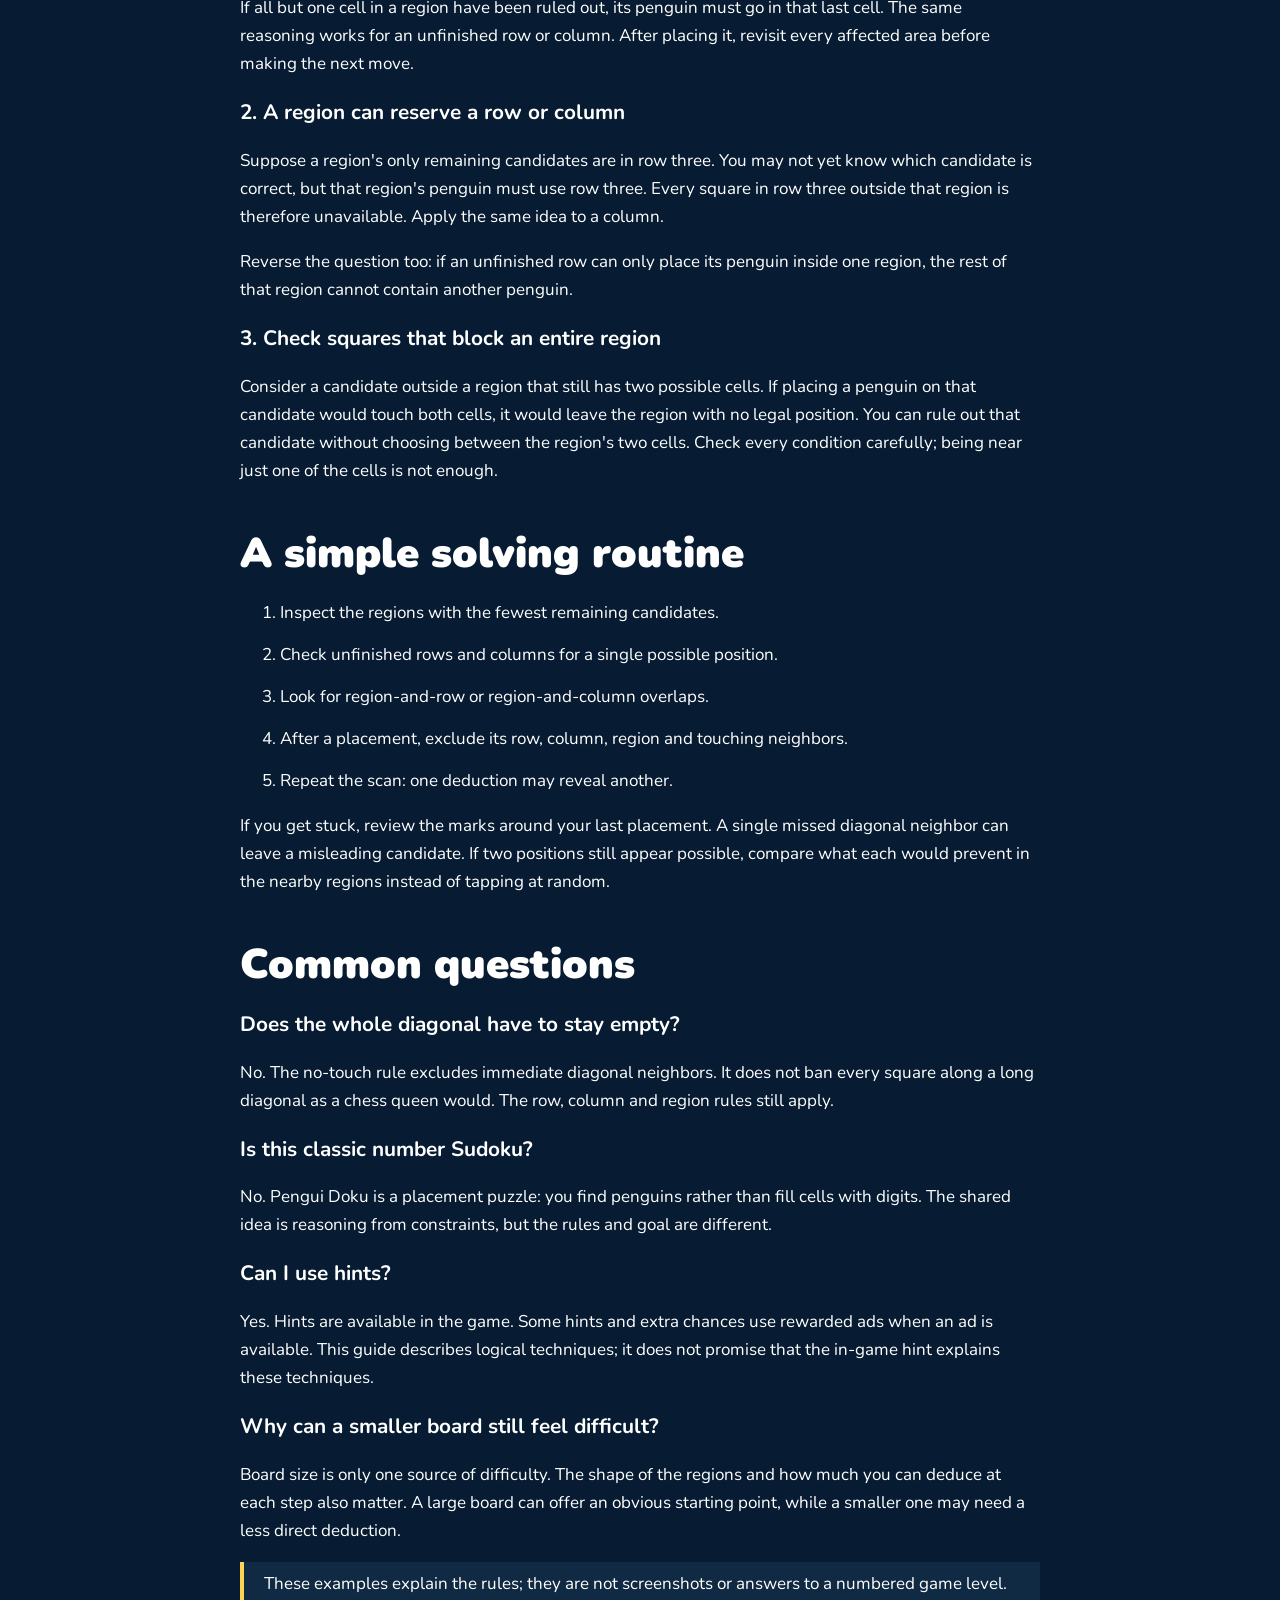
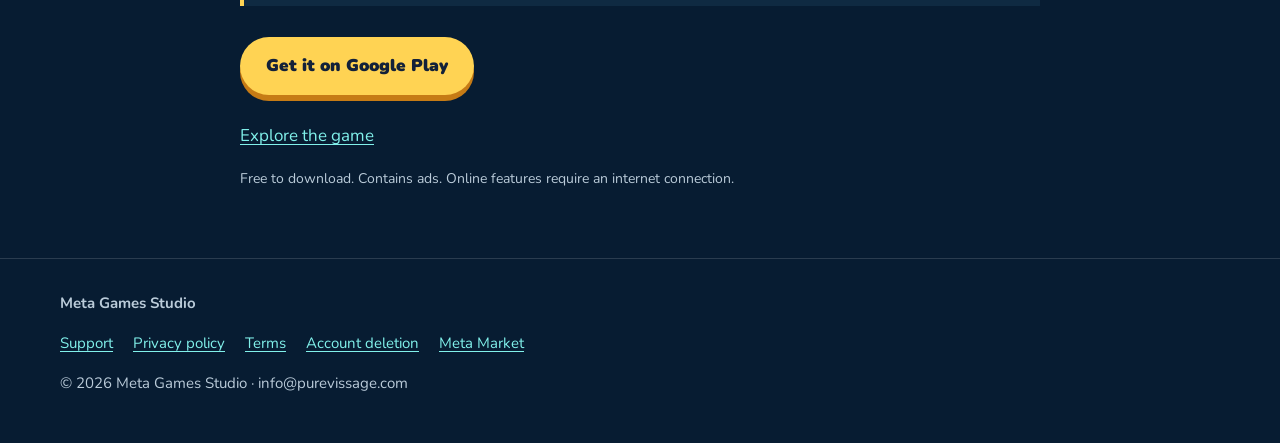
<file: pengui-doku/how-to-play/index.html>
<!doctype html><html lang="en"><head><meta charset="utf-8"><meta name="viewport" content="width=device-width,initial-scale=1"><title>How to Play Pengui Doku: Rules & Logic Puzzle Tips</title><meta name="description" content="Learn Pengui Doku rules and beginner Queens-style puzzle tips. Use rows, columns, colored regions and no-touch deductions to find each penguin."><link rel="canonical" href="https://purevissage.com/pengui-doku/how-to-play/"><link rel="alternate" hreflang="en" href="https://purevissage.com/pengui-doku/how-to-play/"><link rel="alternate" hreflang="tr" href="https://purevissage.com/tr/pengui-doku/nasil-oynanir/"><link rel="alternate" hreflang="x-default" href="https://purevissage.com/pengui-doku/how-to-play/"><meta property="og:title" content="How to Play Pengui Doku: Rules &amp; Logic Puzzle Tips"><meta property="og:description" content="Learn Pengui Doku rules and beginner Queens-style puzzle tips. Use rows, columns, colored regions and no-touch deductions to find each penguin."><meta property="og:image" content="https://purevissage.com/assets/pengui-doku/pengui-doku-penguin-logic-puzzle.png"><link rel="stylesheet" href="/assets/pengui-doku/game.css"><script type="application/ld+json">{"@context": "https://schema.org", "@type": "WebPage", "name": "How to Play Pengui Doku: Rules & Logic Puzzle Tips", "description": "Learn Pengui Doku rules and beginner Queens-style puzzle tips. Use rows, columns, colored regions and no-touch deductions to find each penguin.", "url": "https://purevissage.com/pengui-doku/how-to-play/", "inLanguage": "en"}</script><meta property="og:type" content="website"><meta property="og:url" content="https://purevissage.com/pengui-doku/how-to-play/"><meta name="twitter:card" content="summary_large_image"></head><body><a class="skip" href="#content">Skip to content</a><header><nav class="wrap"><a class="brand" href="/pengui-doku/">Pengui Doku</a><div class="navlinks"><a href="/pengui-doku/how-to-play/">Learn the rules</a><a href="/tr/pengui-doku/nasil-oynanir/" lang="tr">Türkçe</a></div></nav></header><nav class="wrap breadcrumbs" aria-label="Breadcrumb"><a href="/pengui-doku/">Pengui Doku</a> / How to play</nav><main id="content"><section class="wrap section content"><p class="kicker">Penguin logic puzzle guide</p><h1>How to play Pengui Doku</h1><p class="lead">Learn the three rules, then use simple deductions to find each penguin. These beginner tips also explain the placement logic behind Queens-style puzzles.</p><nav class="toc" aria-label="Guide contents"><ol><li><a href="#rules">The three rules</a></li><li><a href="#start">Where to start</a></li><li><a href="#deductions">Three useful deductions</a></li><li><a href="#routine">A solving routine</a></li><li><a href="#questions">Common questions</a></li></ol></nav><h2 id="rules">The three Pengui Doku rules</h2><ul><li><strong>One per row and column:</strong> each horizontal row and vertical column needs exactly one penguin.</li><li><strong>One per colored region:</strong> each region needs exactly one penguin, even when it crosses several rows or columns.</li><li><strong>No touching:</strong> two penguins cannot share an edge or a corner.</li></ul><p>A square is a candidate only while all three rules allow it. An X records a square you have ruled out; it is not another piece to place.</p><h2 id="start">Where should you start a logic puzzle?</h2><p>Scan the regions before choosing a square. A region with very few possible cells is often more useful than a large open area. Compare its candidates with occupied rows, columns and neighboring penguins. The smallest-looking region is not automatically solved: count the cells still allowed by every rule.</p><p>Try asking a specific question: “Which square is forced?” rather than “Which square looks likely?” A useful move removes uncertainty elsewhere on the board.</p><h2 id="deductions">Three useful deductions for beginners</h2><h3>1. A single remaining candidate is forced</h3><p>If all but one cell in a region have been ruled out, its penguin must go in that last cell. The same reasoning works for an unfinished row or column. After placing it, revisit every affected area before making the next move.</p><h3>2. A region can reserve a row or column</h3><p>Suppose a region's only remaining candidates are in row three. You may not yet know which candidate is correct, but that region's penguin must use row three. Every square in row three outside that region is therefore unavailable. Apply the same idea to a column.</p><p>Reverse the question too: if an unfinished row can only place its penguin inside one region, the rest of that region cannot contain another penguin.</p><h3>3. Check squares that block an entire region</h3><p>Consider a candidate outside a region that still has two possible cells. If placing a penguin on that candidate would touch both cells, it would leave the region with no legal position. You can rule out that candidate without choosing between the region's two cells. Check every condition carefully; being near just one of the cells is not enough.</p><h2 id="routine">A simple solving routine</h2><ol><li>Inspect the regions with the fewest remaining candidates.</li><li>Check unfinished rows and columns for a single possible position.</li><li>Look for region-and-row or region-and-column overlaps.</li><li>After a placement, exclude its row, column, region and touching neighbors.</li><li>Repeat the scan: one deduction may reveal another.</li></ol><p>If you get stuck, review the marks around your last placement. A single missed diagonal neighbor can leave a misleading candidate. If two positions still appear possible, compare what each would prevent in the nearby regions instead of tapping at random.</p><h2 id="questions">Common questions</h2><h3>Does the whole diagonal have to stay empty?</h3><p>No. The no-touch rule excludes immediate diagonal neighbors. It does not ban every square along a long diagonal as a chess queen would. The row, column and region rules still apply.</p><h3>Is this classic number Sudoku?</h3><p>No. Pengui Doku is a placement puzzle: you find penguins rather than fill cells with digits. The shared idea is reasoning from constraints, but the rules and goal are different.</p><h3>Can I use hints?</h3><p>Yes. Hints are available in the game. Some hints and extra chances use rewarded ads when an ad is available. This guide describes logical techniques; it does not promise that the in-game hint explains these techniques.</p><h3>Why can a smaller board still feel difficult?</h3><p>Board size is only one source of difficulty. The shape of the regions and how much you can deduce at each step also matter. A large board can offer an obvious starting point, while a smaller one may need a less direct deduction.</p><p class="guide-note">These examples explain the rules; they are not screenshots or answers to a numbered game level.</p><a class="cta" href="https://play.google.com/store/apps/details?id=com.metagames.penguidoku&amp;utm_source=purevissage&amp;utm_medium=website&amp;utm_campaign=pengui_doku_site&amp;utm_content=en_guide_1">Get it on Google Play</a><p><a href="/pengui-doku/">Explore the game</a></p><p class="quiet">Free to download. Contains ads. Online features require an internet connection.</p></section></main><footer><div class="wrap"><b>Meta Games Studio</b><p class="footerlinks"><a href="mailto:info@purevissage.com">Support</a><a href="/penguidoku/privacy.html">Privacy policy</a><a href="/penguidoku/terms.html">Terms</a><a href="/penguidoku/account-deletion.html">Account deletion</a><a href="/">Meta Market</a></p><p>© 2026 Meta Games Studio · info@purevissage.com</p></div></footer></body></html>
</file>
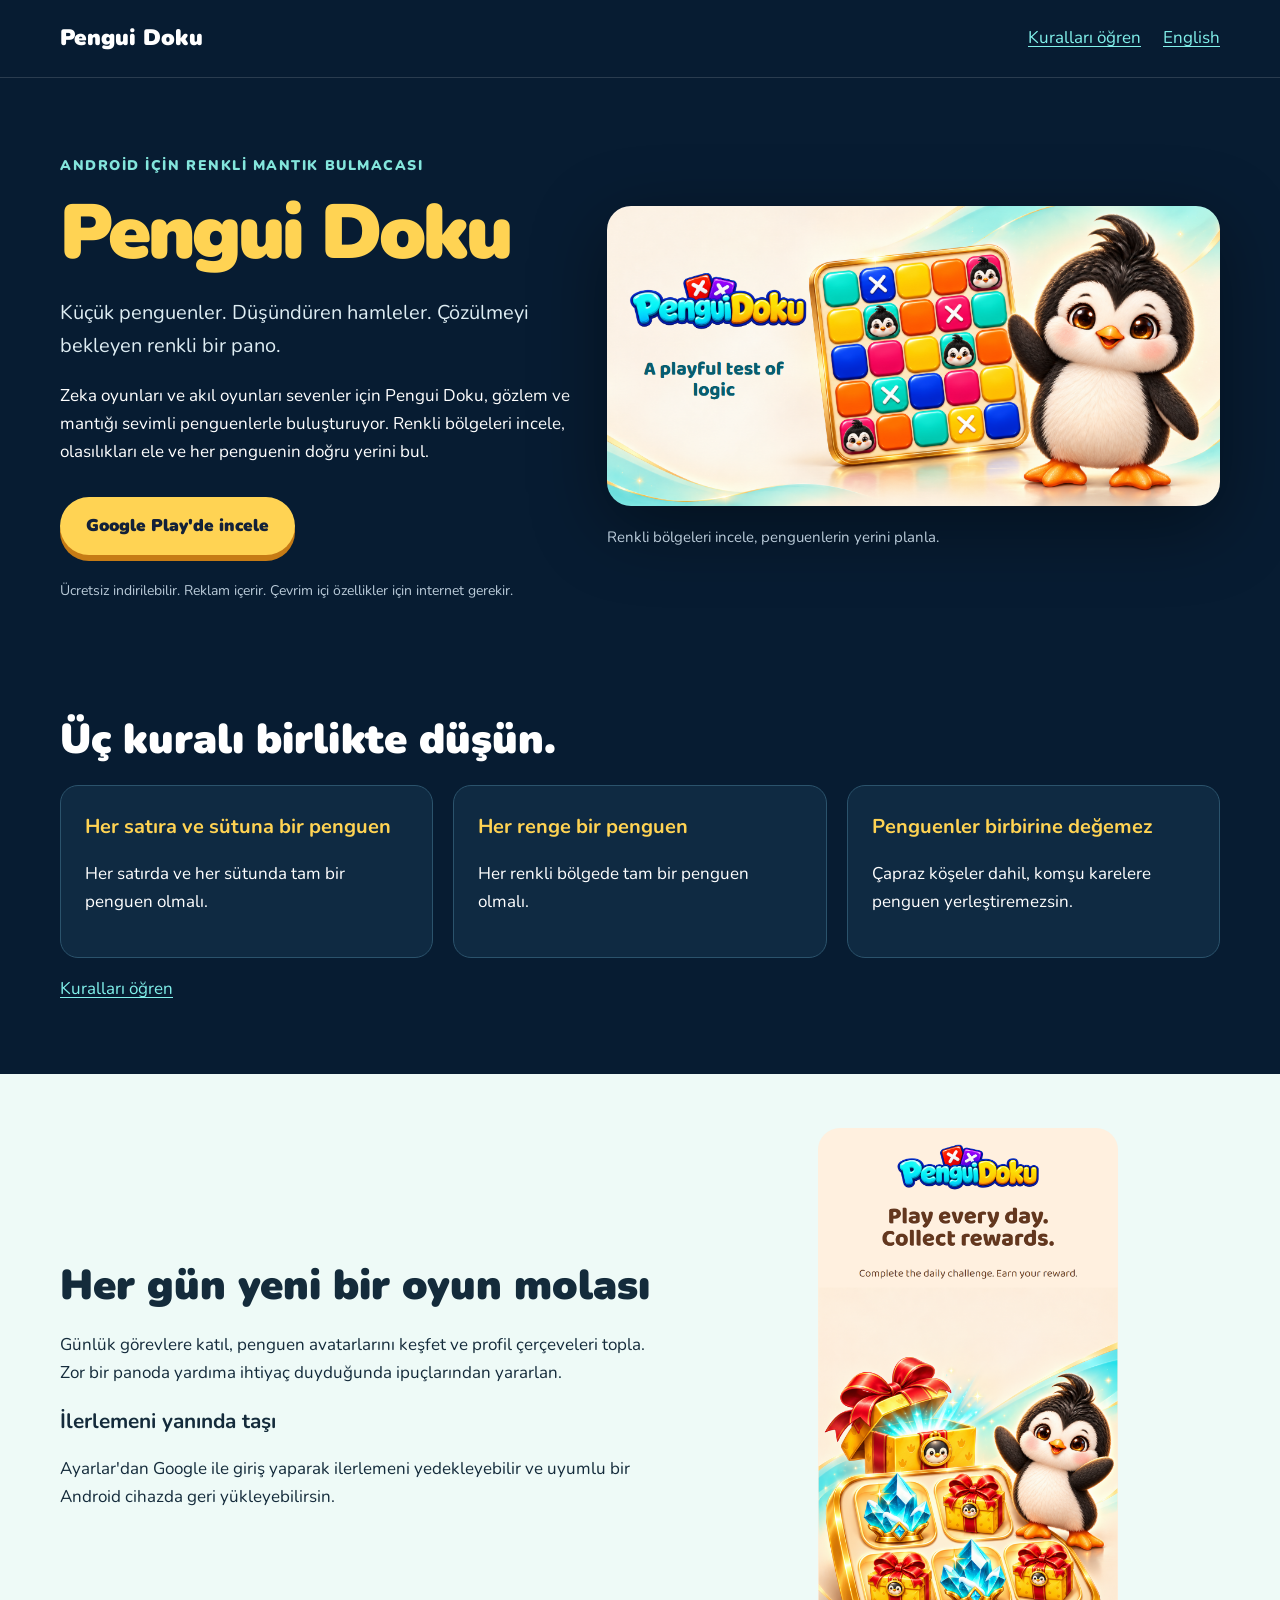
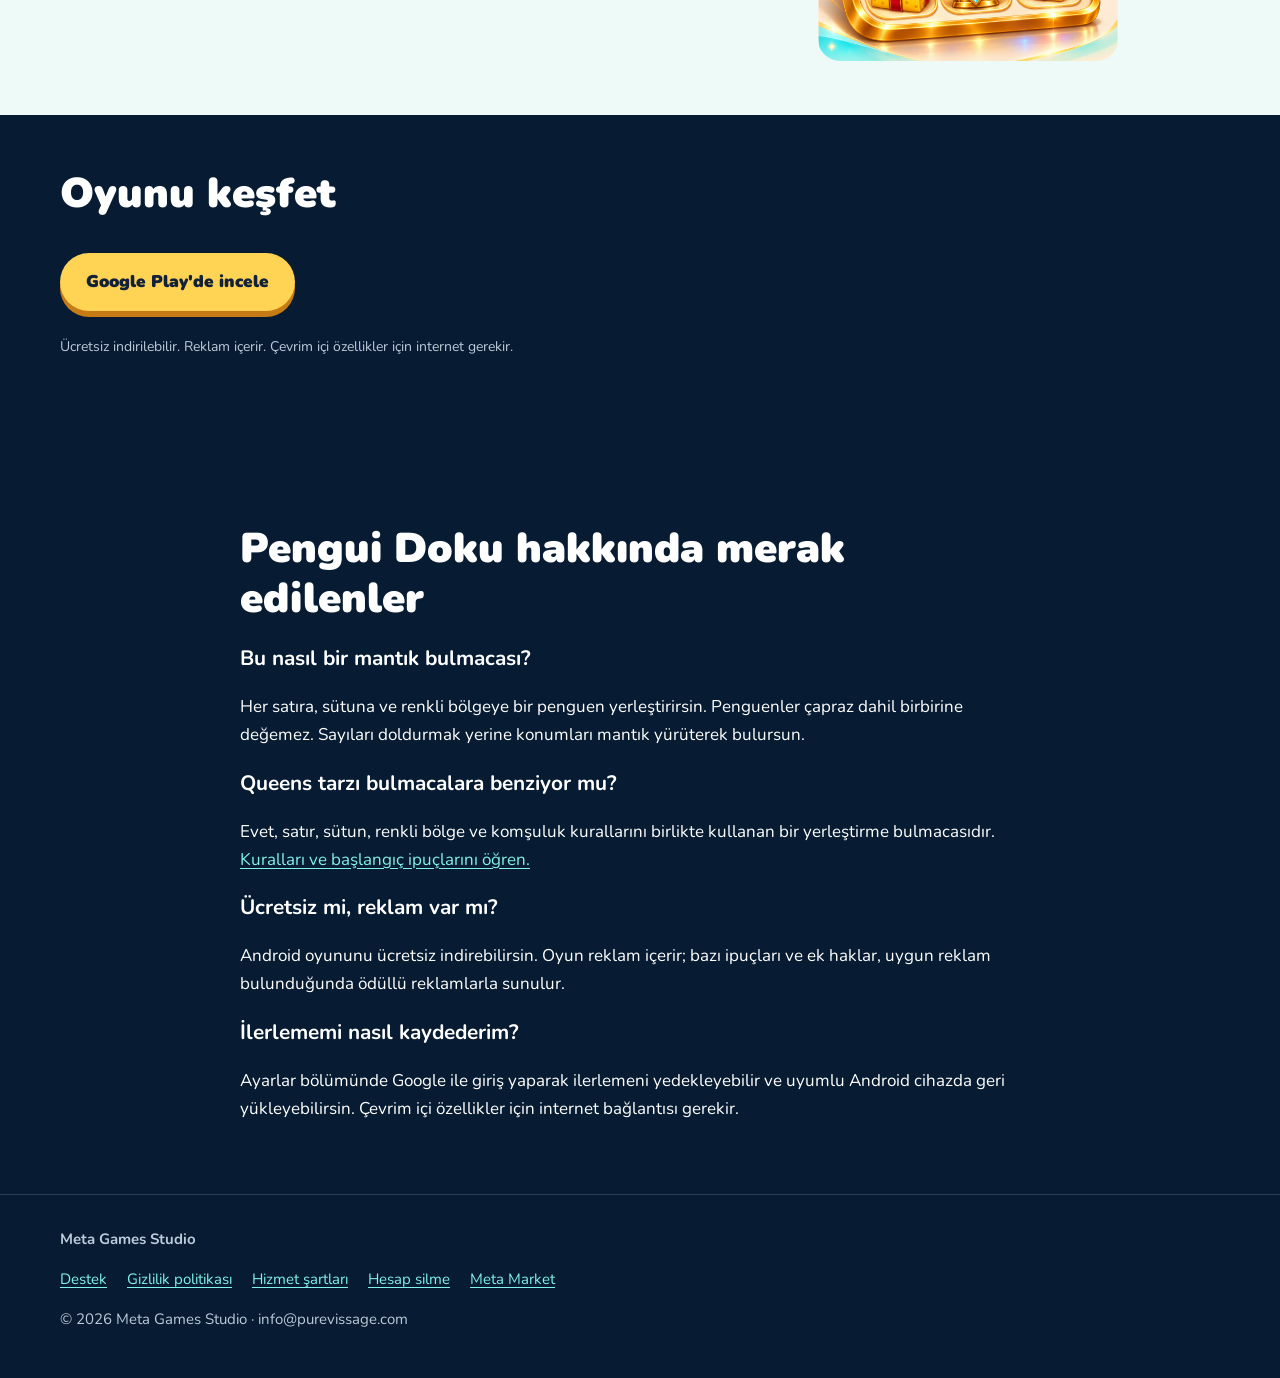
<file: tr/pengui-doku/index.html>
<!doctype html><html lang="tr"><head><meta charset="utf-8"><meta name="viewport" content="width=device-width,initial-scale=1"><title>Pengui Doku – Penguenli Zeka ve Mantık Bulmacası</title><meta name="description" content="Pengui Doku ile renkli mantık bulmacalarını keşfet. Üç kuralı öğren, günlük görevlere katıl ve Android için penguen oyununu incele."><link rel="canonical" href="https://purevissage.com/tr/pengui-doku/"><link rel="alternate" hreflang="en" href="https://purevissage.com/pengui-doku/"><link rel="alternate" hreflang="tr" href="https://purevissage.com/tr/pengui-doku/"><link rel="alternate" hreflang="x-default" href="https://purevissage.com/pengui-doku/"><meta property="og:title" content="Pengui Doku – Penguenli Zeka ve Mantık Bulmacası"><meta property="og:description" content="Pengui Doku ile renkli mantık bulmacalarını keşfet. Üç kuralı öğren, günlük görevlere katıl ve Android için penguen oyununu incele."><meta property="og:image" content="https://purevissage.com/assets/pengui-doku/pengui-doku-penguin-logic-puzzle.png"><link rel="stylesheet" href="/assets/pengui-doku/game.css"><script type="application/ld+json">{"@context": "https://schema.org", "@type": ["VideoGame", "MobileApplication"], "name": "Pengui Doku", "description": "Pengui Doku ile renkli mantık bulmacalarını keşfet. Üç kuralı öğren, günlük görevlere katıl ve Android için penguen oyununu incele.", "url": "https://purevissage.com/tr/pengui-doku/", "inLanguage": "tr", "operatingSystem": "Android", "genre": "Logic puzzle", "image": "https://purevissage.com/assets/pengui-doku/pengui-doku-penguin-logic-puzzle.png", "downloadUrl": "https://play.google.com/store/apps/details?id=com.metagames.penguidoku", "publisher": {"@type": "Organization", "name": "Meta Games Studio"}, "alternateName": "PenguiDoku", "applicationCategory": "GameApplication", "sameAs": "https://play.google.com/store/apps/details?id=com.metagames.penguidoku"}</script><meta property="og:type" content="website"><meta property="og:url" content="https://purevissage.com/tr/pengui-doku/"><meta name="twitter:card" content="summary_large_image"></head><body><a class="skip" href="#content">İçeriğe geç</a><header><nav class="wrap"><a class="brand" href="/tr/pengui-doku/">Pengui Doku</a><div class="navlinks"><a href="/tr/pengui-doku/nasil-oynanir/">Kuralları öğren</a><a href="/pengui-doku/" lang="en">English</a></div></nav></header><main id="content"><section class="wrap hero"><div><p class="kicker">Android için renkli mantık bulmacası</p><h1>Pengui Doku</h1><p class="lead">Küçük penguenler. Düşündüren hamleler. Çözülmeyi bekleyen renkli bir pano.</p><p>Zeka oyunları ve akıl oyunları sevenler için Pengui Doku, gözlem ve mantığı sevimli penguenlerle buluşturuyor. Renkli bölgeleri incele, olasılıkları ele ve her penguenin doğru yerini bul.</p><a class="cta" href="https://play.google.com/store/apps/details?id=com.metagames.penguidoku&amp;utm_source=purevissage&amp;utm_medium=website&amp;utm_campaign=pengui_doku_site&amp;utm_content=tr_landing_1">Google Play'de incele</a><p class="quiet">Ücretsiz indirilebilir. Reklam içerir. Çevrim içi özellikler için internet gerekir.</p></div><figure><picture><source type="image/webp" srcset="/assets/pengui-doku/pengui-doku-penguin-logic-puzzle.webp"><img src="/assets/pengui-doku/pengui-doku-penguin-logic-puzzle.png" width="1024" height="500" alt="Parlak, renkli bir mantık bulmacası panosunun yanındaki penguenle Pengui Doku tanıtım çizimi." fetchpriority="high"></picture><figcaption>Renkli bölgeleri incele, penguenlerin yerini planla.</figcaption></figure></section><section class="wrap section"><h2>Üç kuralı birlikte düşün.</h2><div class="rules"><div class="rule"><b>Her satıra ve sütuna bir penguen</b><p>Her satırda ve her sütunda tam bir penguen olmalı.</p></div><div class="rule"><b>Her renge bir penguen</b><p>Her renkli bölgede tam bir penguen olmalı.</p></div><div class="rule"><b>Penguenler birbirine değemez</b><p>Çapraz köşeler dahil, komşu karelere penguen yerleştiremezsin.</p></div></div><p><a href="/tr/pengui-doku/nasil-oynanir/">Kuralları öğren</a></p></section><section class="light"><div class="wrap section duo"><div><h2>Her gün yeni bir oyun molası</h2><p>Günlük görevlere katıl, penguen avatarlarını keşfet ve profil çerçeveleri topla. Zor bir panoda yardıma ihtiyaç duyduğunda ipuçlarından yararlan.</p><h3>İlerlemeni yanında taşı</h3><p>Ayarlar'dan Google ile giriş yaparak ilerlemeni yedekleyebilir ve uyumlu bir Android cihazda geri yükleyebilirsin.</p></div><picture><source type="image/webp" srcset="/assets/pengui-doku/pengui-doku-daily-rewards.webp"><img class="reward" src="/assets/pengui-doku/pengui-doku-daily-rewards.png" width="1080" height="1920" loading="lazy" alt="Hediye kutuları ve mavi kristallerle dolu altın günlük ödül tablosunun yanında bir penguen."></picture></div></section><section class="wrap section"><h2>Oyunu keşfet</h2><a class="cta" href="https://play.google.com/store/apps/details?id=com.metagames.penguidoku&amp;utm_source=purevissage&amp;utm_medium=website&amp;utm_campaign=pengui_doku_site&amp;utm_content=tr_landing_2">Google Play'de incele</a><p class="quiet">Ücretsiz indirilebilir. Reklam içerir. Çevrim içi özellikler için internet gerekir.</p></section><section class="wrap section content"><h2>Pengui Doku hakkında merak edilenler</h2><h3>Bu nasıl bir mantık bulmacası?</h3><p>Her satıra, sütuna ve renkli bölgeye bir penguen yerleştirirsin. Penguenler çapraz dahil birbirine değemez. Sayıları doldurmak yerine konumları mantık yürüterek bulursun.</p><h3>Queens tarzı bulmacalara benziyor mu?</h3><p>Evet, satır, sütun, renkli bölge ve komşuluk kurallarını birlikte kullanan bir yerleştirme bulmacasıdır. <a href="/tr/pengui-doku/nasil-oynanir/">Kuralları ve başlangıç ipuçlarını öğren.</a></p><h3>Ücretsiz mi, reklam var mı?</h3><p>Android oyununu ücretsiz indirebilirsin. Oyun reklam içerir; bazı ipuçları ve ek haklar, uygun reklam bulunduğunda ödüllü reklamlarla sunulur.</p><h3>İlerlememi nasıl kaydederim?</h3><p>Ayarlar bölümünde Google ile giriş yaparak ilerlemeni yedekleyebilir ve uyumlu Android cihazda geri yükleyebilirsin. Çevrim içi özellikler için internet bağlantısı gerekir.</p></section></main><footer><div class="wrap"><b>Meta Games Studio</b><p class="footerlinks"><a href="mailto:info@purevissage.com">Destek</a><a href="/penguidoku/privacy.html">Gizlilik politikası</a><a href="/penguidoku/terms.html">Hizmet şartları</a><a href="/penguidoku/account-deletion.html">Hesap silme</a><a href="/">Meta Market</a></p><p>© 2026 Meta Games Studio · info@purevissage.com</p></div></footer></body></html>
</file>
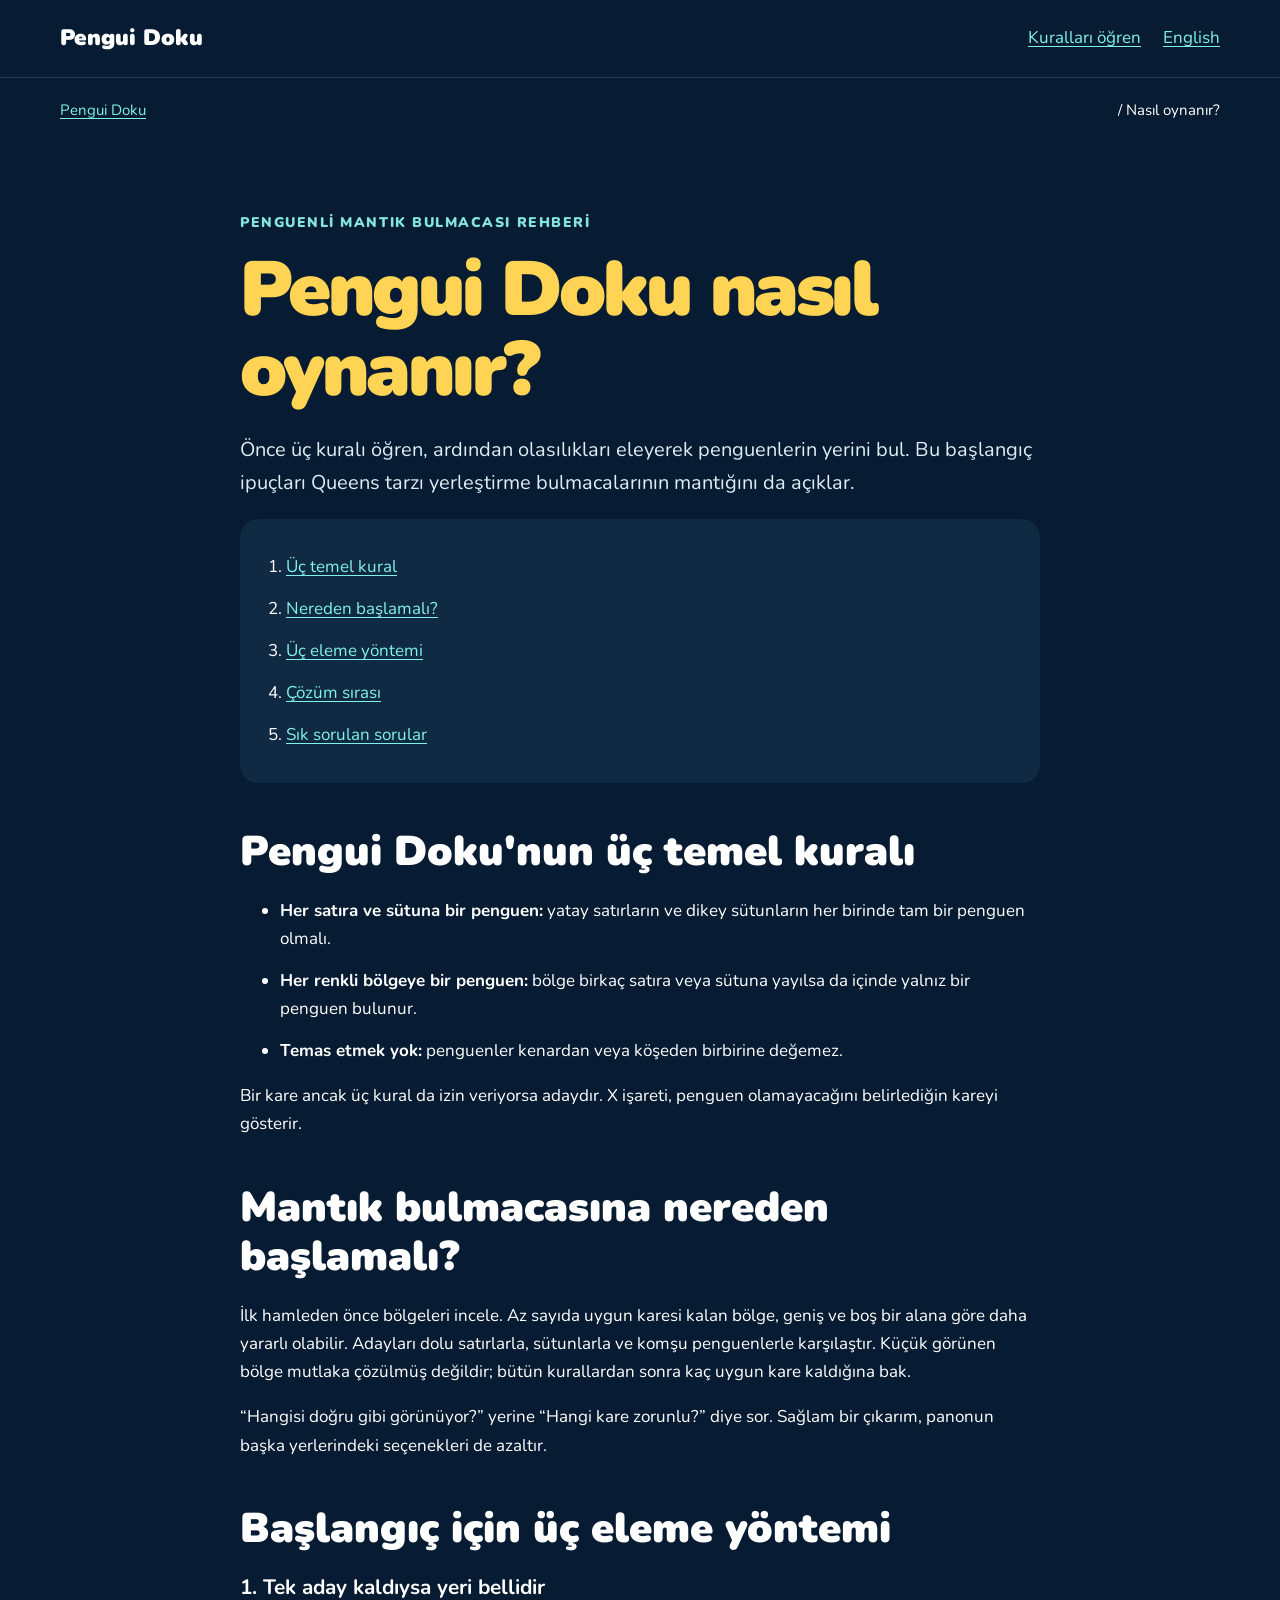
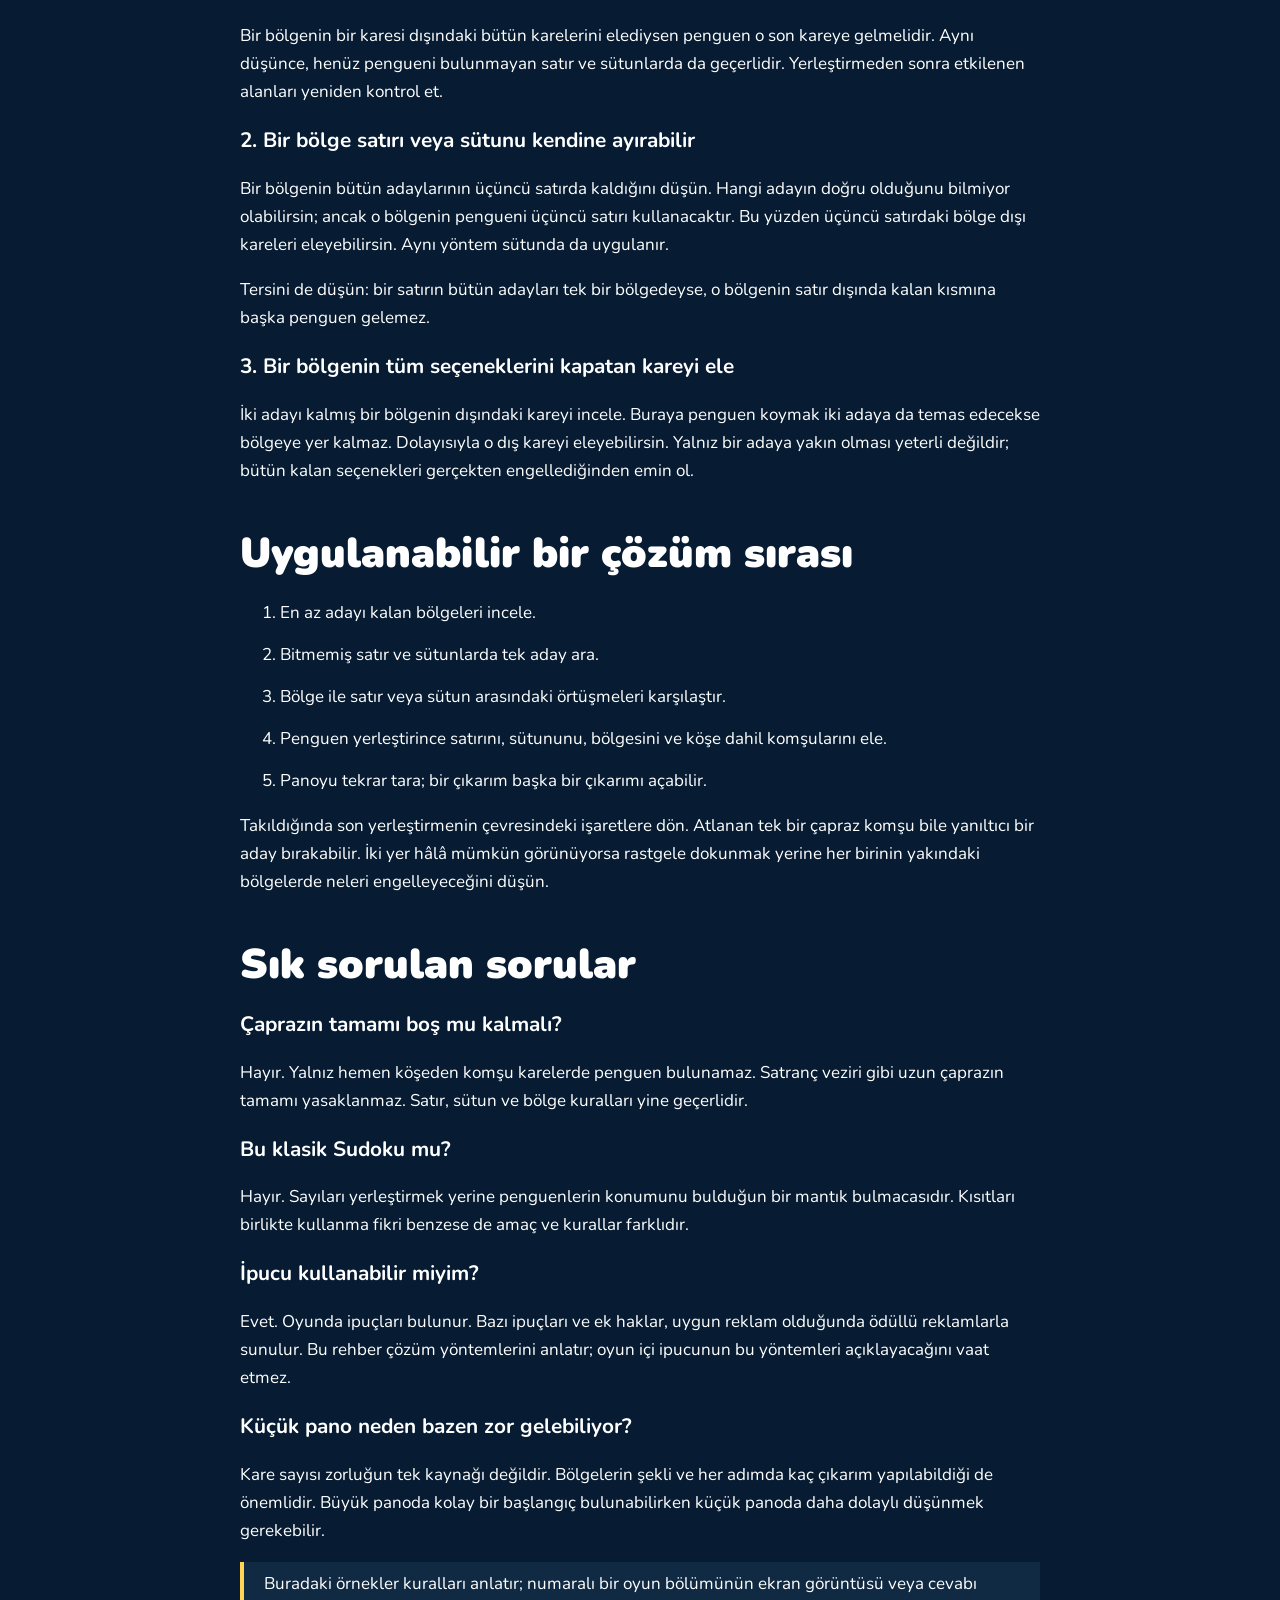
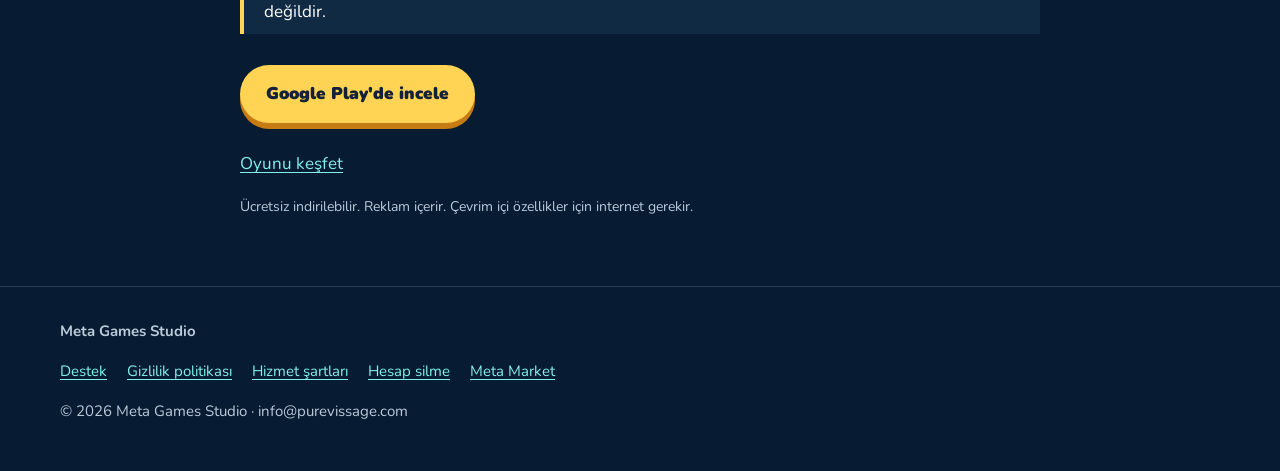
<file: tr/pengui-doku/nasil-oynanir/index.html>
<!doctype html><html lang="tr"><head><meta charset="utf-8"><meta name="viewport" content="width=device-width,initial-scale=1"><title>Pengui Doku Nasıl Oynanır? Kurallar ve Çözüm İpuçları</title><meta name="description" content="Pengui Doku kurallarını ve Queens tarzı bulmacalarda eleme yöntemlerini öğren. Satır, sütun, renkli bölge ve çapraz komşuluk ipuçlarıyla başla."><link rel="canonical" href="https://purevissage.com/tr/pengui-doku/nasil-oynanir/"><link rel="alternate" hreflang="en" href="https://purevissage.com/pengui-doku/how-to-play/"><link rel="alternate" hreflang="tr" href="https://purevissage.com/tr/pengui-doku/nasil-oynanir/"><link rel="alternate" hreflang="x-default" href="https://purevissage.com/pengui-doku/how-to-play/"><meta property="og:title" content="Pengui Doku Nasıl Oynanır? Kurallar ve Çözüm İpuçları"><meta property="og:description" content="Pengui Doku kurallarını ve Queens tarzı bulmacalarda eleme yöntemlerini öğren. Satır, sütun, renkli bölge ve çapraz komşuluk ipuçlarıyla başla."><meta property="og:image" content="https://purevissage.com/assets/pengui-doku/pengui-doku-penguin-logic-puzzle.png"><link rel="stylesheet" href="/assets/pengui-doku/game.css"><script type="application/ld+json">{"@context": "https://schema.org", "@type": "WebPage", "name": "Pengui Doku Nasıl Oynanır? Kurallar ve Çözüm İpuçları", "description": "Pengui Doku kurallarını ve Queens tarzı bulmacalarda eleme yöntemlerini öğren. Satır, sütun, renkli bölge ve çapraz komşuluk ipuçlarıyla başla.", "url": "https://purevissage.com/tr/pengui-doku/nasil-oynanir/", "inLanguage": "tr"}</script><meta property="og:type" content="website"><meta property="og:url" content="https://purevissage.com/tr/pengui-doku/nasil-oynanir/"><meta name="twitter:card" content="summary_large_image"></head><body><a class="skip" href="#content">İçeriğe geç</a><header><nav class="wrap"><a class="brand" href="/tr/pengui-doku/">Pengui Doku</a><div class="navlinks"><a href="/tr/pengui-doku/nasil-oynanir/">Kuralları öğren</a><a href="/pengui-doku/how-to-play/" lang="en">English</a></div></nav></header><nav class="wrap breadcrumbs" aria-label="Sayfa yolu"><a href="/tr/pengui-doku/">Pengui Doku</a> / Nasıl oynanır?</nav><main id="content"><section class="wrap section content"><p class="kicker">Penguenli mantık bulmacası rehberi</p><h1>Pengui Doku nasıl oynanır?</h1><p class="lead">Önce üç kuralı öğren, ardından olasılıkları eleyerek penguenlerin yerini bul. Bu başlangıç ipuçları Queens tarzı yerleştirme bulmacalarının mantığını da açıklar.</p><nav class="toc" aria-label="Rehber içeriği"><ol><li><a href="#rules">Üç temel kural</a></li><li><a href="#start">Nereden başlamalı?</a></li><li><a href="#deductions">Üç eleme yöntemi</a></li><li><a href="#routine">Çözüm sırası</a></li><li><a href="#questions">Sık sorulan sorular</a></li></ol></nav><h2 id="rules">Pengui Doku'nun üç temel kuralı</h2><ul><li><strong>Her satıra ve sütuna bir penguen:</strong> yatay satırların ve dikey sütunların her birinde tam bir penguen olmalı.</li><li><strong>Her renkli bölgeye bir penguen:</strong> bölge birkaç satıra veya sütuna yayılsa da içinde yalnız bir penguen bulunur.</li><li><strong>Temas etmek yok:</strong> penguenler kenardan veya köşeden birbirine değemez.</li></ul><p>Bir kare ancak üç kural da izin veriyorsa adaydır. X işareti, penguen olamayacağını belirlediğin kareyi gösterir.</p><h2 id="start">Mantık bulmacasına nereden başlamalı?</h2><p>İlk hamleden önce bölgeleri incele. Az sayıda uygun karesi kalan bölge, geniş ve boş bir alana göre daha yararlı olabilir. Adayları dolu satırlarla, sütunlarla ve komşu penguenlerle karşılaştır. Küçük görünen bölge mutlaka çözülmüş değildir; bütün kurallardan sonra kaç uygun kare kaldığına bak.</p><p>“Hangisi doğru gibi görünüyor?” yerine “Hangi kare zorunlu?” diye sor. Sağlam bir çıkarım, panonun başka yerlerindeki seçenekleri de azaltır.</p><h2 id="deductions">Başlangıç için üç eleme yöntemi</h2><h3>1. Tek aday kaldıysa yeri bellidir</h3><p>Bir bölgenin bir karesi dışındaki bütün karelerini elediysen penguen o son kareye gelmelidir. Aynı düşünce, henüz pengueni bulunmayan satır ve sütunlarda da geçerlidir. Yerleştirmeden sonra etkilenen alanları yeniden kontrol et.</p><h3>2. Bir bölge satırı veya sütunu kendine ayırabilir</h3><p>Bir bölgenin bütün adaylarının üçüncü satırda kaldığını düşün. Hangi adayın doğru olduğunu bilmiyor olabilirsin; ancak o bölgenin pengueni üçüncü satırı kullanacaktır. Bu yüzden üçüncü satırdaki bölge dışı kareleri eleyebilirsin. Aynı yöntem sütunda da uygulanır.</p><p>Tersini de düşün: bir satırın bütün adayları tek bir bölgedeyse, o bölgenin satır dışında kalan kısmına başka penguen gelemez.</p><h3>3. Bir bölgenin tüm seçeneklerini kapatan kareyi ele</h3><p>İki adayı kalmış bir bölgenin dışındaki kareyi incele. Buraya penguen koymak iki adaya da temas edecekse bölgeye yer kalmaz. Dolayısıyla o dış kareyi eleyebilirsin. Yalnız bir adaya yakın olması yeterli değildir; bütün kalan seçenekleri gerçekten engellediğinden emin ol.</p><h2 id="routine">Uygulanabilir bir çözüm sırası</h2><ol><li>En az adayı kalan bölgeleri incele.</li><li>Bitmemiş satır ve sütunlarda tek aday ara.</li><li>Bölge ile satır veya sütun arasındaki örtüşmeleri karşılaştır.</li><li>Penguen yerleştirince satırını, sütununu, bölgesini ve köşe dahil komşularını ele.</li><li>Panoyu tekrar tara; bir çıkarım başka bir çıkarımı açabilir.</li></ol><p>Takıldığında son yerleştirmenin çevresindeki işaretlere dön. Atlanan tek bir çapraz komşu bile yanıltıcı bir aday bırakabilir. İki yer hâlâ mümkün görünüyorsa rastgele dokunmak yerine her birinin yakındaki bölgelerde neleri engelleyeceğini düşün.</p><h2 id="questions">Sık sorulan sorular</h2><h3>Çaprazın tamamı boş mu kalmalı?</h3><p>Hayır. Yalnız hemen köşeden komşu karelerde penguen bulunamaz. Satranç veziri gibi uzun çaprazın tamamı yasaklanmaz. Satır, sütun ve bölge kuralları yine geçerlidir.</p><h3>Bu klasik Sudoku mu?</h3><p>Hayır. Sayıları yerleştirmek yerine penguenlerin konumunu bulduğun bir mantık bulmacasıdır. Kısıtları birlikte kullanma fikri benzese de amaç ve kurallar farklıdır.</p><h3>İpucu kullanabilir miyim?</h3><p>Evet. Oyunda ipuçları bulunur. Bazı ipuçları ve ek haklar, uygun reklam olduğunda ödüllü reklamlarla sunulur. Bu rehber çözüm yöntemlerini anlatır; oyun içi ipucunun bu yöntemleri açıklayacağını vaat etmez.</p><h3>Küçük pano neden bazen zor gelebiliyor?</h3><p>Kare sayısı zorluğun tek kaynağı değildir. Bölgelerin şekli ve her adımda kaç çıkarım yapılabildiği de önemlidir. Büyük panoda kolay bir başlangıç bulunabilirken küçük panoda daha dolaylı düşünmek gerekebilir.</p><p class="guide-note">Buradaki örnekler kuralları anlatır; numaralı bir oyun bölümünün ekran görüntüsü veya cevabı değildir.</p><a class="cta" href="https://play.google.com/store/apps/details?id=com.metagames.penguidoku&amp;utm_source=purevissage&amp;utm_medium=website&amp;utm_campaign=pengui_doku_site&amp;utm_content=tr_guide_1">Google Play'de incele</a><p><a href="/tr/pengui-doku/">Oyunu keşfet</a></p><p class="quiet">Ücretsiz indirilebilir. Reklam içerir. Çevrim içi özellikler için internet gerekir.</p></section></main><footer><div class="wrap"><b>Meta Games Studio</b><p class="footerlinks"><a href="mailto:info@purevissage.com">Destek</a><a href="/penguidoku/privacy.html">Gizlilik politikası</a><a href="/penguidoku/terms.html">Hizmet şartları</a><a href="/penguidoku/account-deletion.html">Hesap silme</a><a href="/">Meta Market</a></p><p>© 2026 Meta Games Studio · info@purevissage.com</p></div></footer></body></html>
</file>
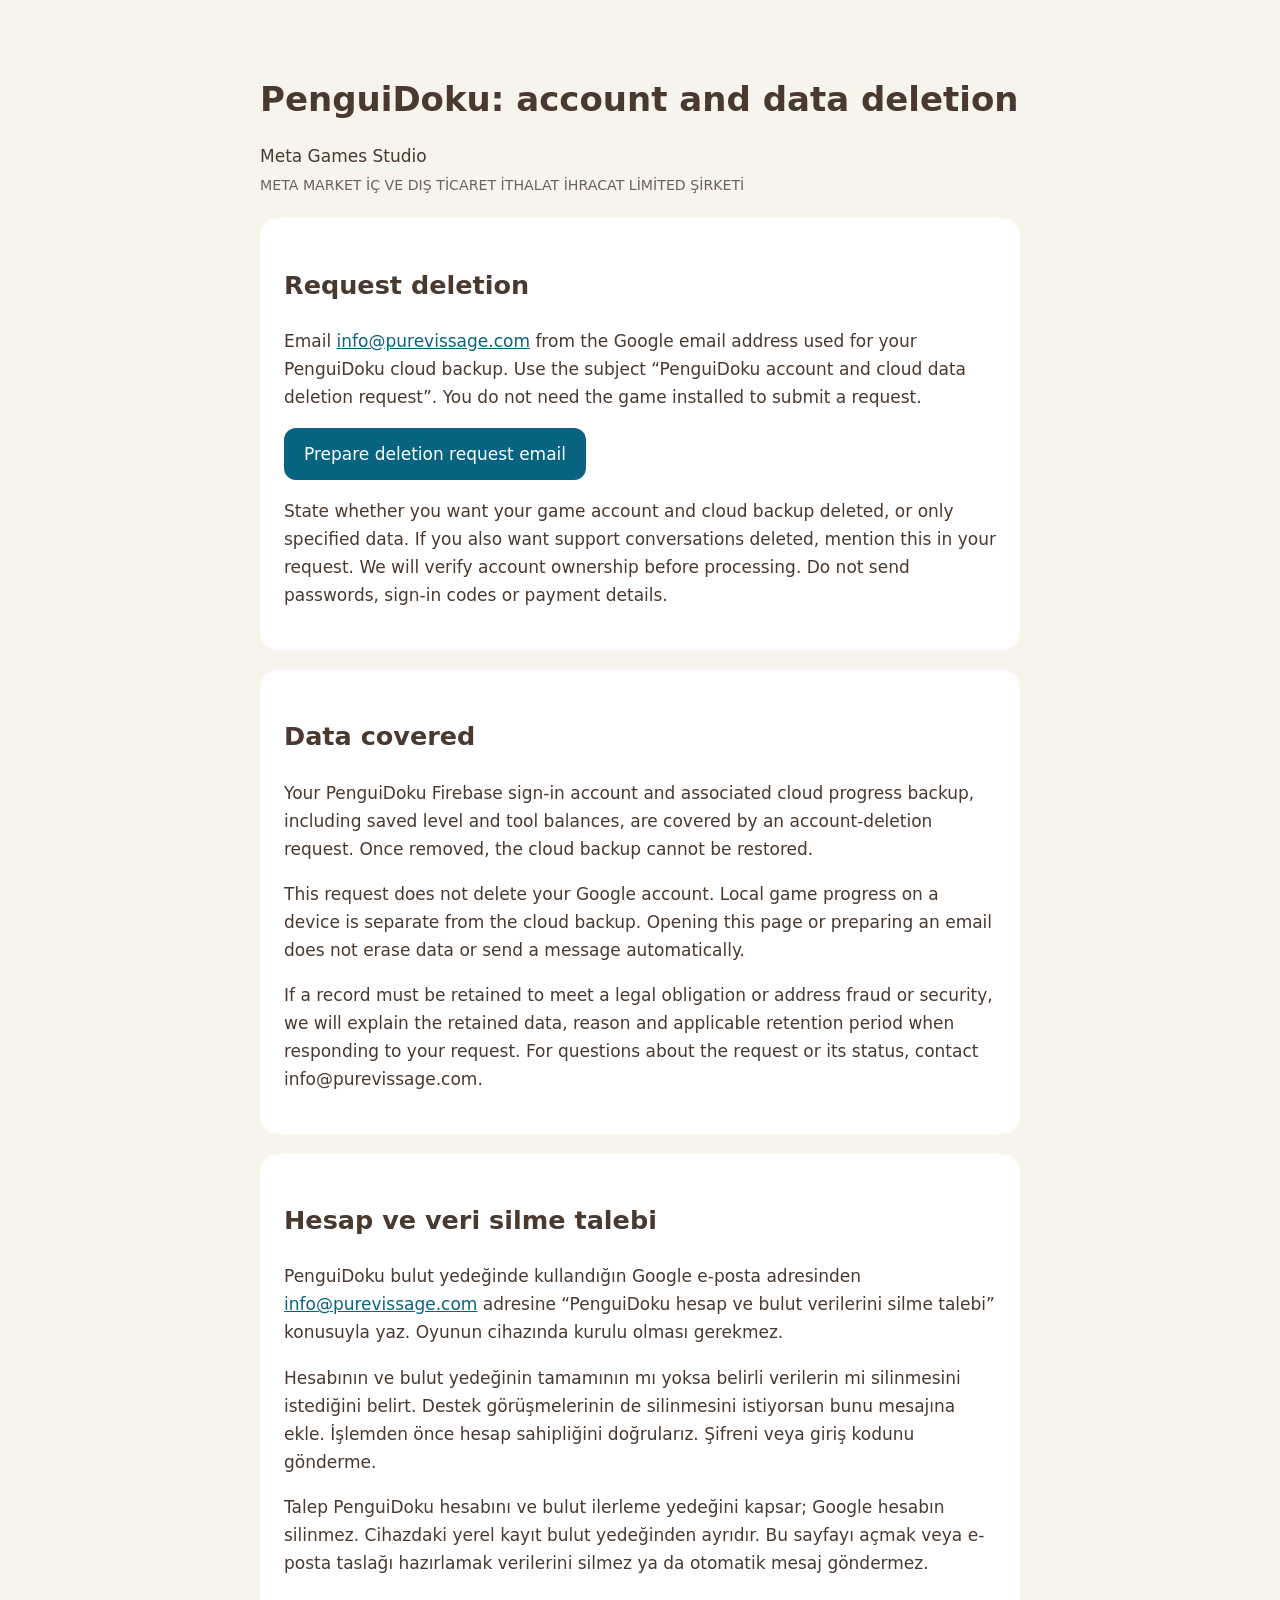
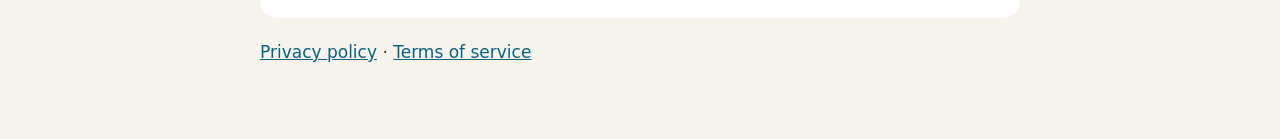
<file: penguidoku/account-deletion.html>
<!doctype html>
<html lang="en"><head><meta charset="utf-8"><meta name="viewport" content="width=device-width,initial-scale=1"><title>PenguiDoku — Account and data deletion</title>
<style>body{margin:0;background:#f7f3ed;color:#49392e;font:17px/1.65 system-ui}main{max-width:760px;margin:32px auto;padding:24px}section{background:#fff;padding:24px;border-radius:18px;margin:20px 0}a{color:#086380}h1{line-height:1.2}small{color:#6d625a}.action{display:inline-block;background:#086380;color:white;padding:12px 20px;border-radius:12px;text-decoration:none}</style></head>
<body><main><h1>PenguiDoku: account and data deletion</h1><p>Meta Games Studio<br><small>META MARKET İÇ VE DIŞ TİCARET İTHALAT İHRACAT LİMİTED ŞİRKETİ</small></p>
<section><h2>Request deletion</h2><p>Email <a href="mailto:info@purevissage.com">info@purevissage.com</a> from the Google email address used for your PenguiDoku cloud backup. Use the subject “PenguiDoku account and cloud data deletion request”. You do not need the game installed to submit a request.</p>
<p><a class="action" href="mailto:info@purevissage.com?subject=PenguiDoku%20account%20and%20cloud%20data%20deletion%20request">Prepare deletion request email</a></p>
<p>State whether you want your game account and cloud backup deleted, or only specified data. If you also want support conversations deleted, mention this in your request. We will verify account ownership before processing. Do not send passwords, sign-in codes or payment details.</p></section>
<section><h2>Data covered</h2><p>Your PenguiDoku Firebase sign-in account and associated cloud progress backup, including saved level and tool balances, are covered by an account-deletion request. Once removed, the cloud backup cannot be restored.</p>
<p>This request does not delete your Google account. Local game progress on a device is separate from the cloud backup. Opening this page or preparing an email does not erase data or send a message automatically.</p>
<p>If a record must be retained to meet a legal obligation or address fraud or security, we will explain the retained data, reason and applicable retention period when responding to your request. For questions about the request or its status, contact info@purevissage.com.</p></section>
<section lang="tr"><h2>Hesap ve veri silme talebi</h2><p>PenguiDoku bulut yedeğinde kullandığın Google e-posta adresinden <a href="mailto:info@purevissage.com">info@purevissage.com</a> adresine “PenguiDoku hesap ve bulut verilerini silme talebi” konusuyla yaz. Oyunun cihazında kurulu olması gerekmez.</p><p>Hesabının ve bulut yedeğinin tamamının mı yoksa belirli verilerin mi silinmesini istediğini belirt. Destek görüşmelerinin de silinmesini istiyorsan bunu mesajına ekle. İşlemden önce hesap sahipliğini doğrularız. Şifreni veya giriş kodunu gönderme.</p><p>Talep PenguiDoku hesabını ve bulut ilerleme yedeğini kapsar; Google hesabın silinmez. Cihazdaki yerel kayıt bulut yedeğinden ayrıdır. Bu sayfayı açmak veya e-posta taslağı hazırlamak verilerini silmez ya da otomatik mesaj göndermez.</p></section>
<p><a href="/penguidoku/privacy.html">Privacy policy</a> · <a href="/penguidoku/terms.html">Terms of service</a></p></main></body></html>
</file>
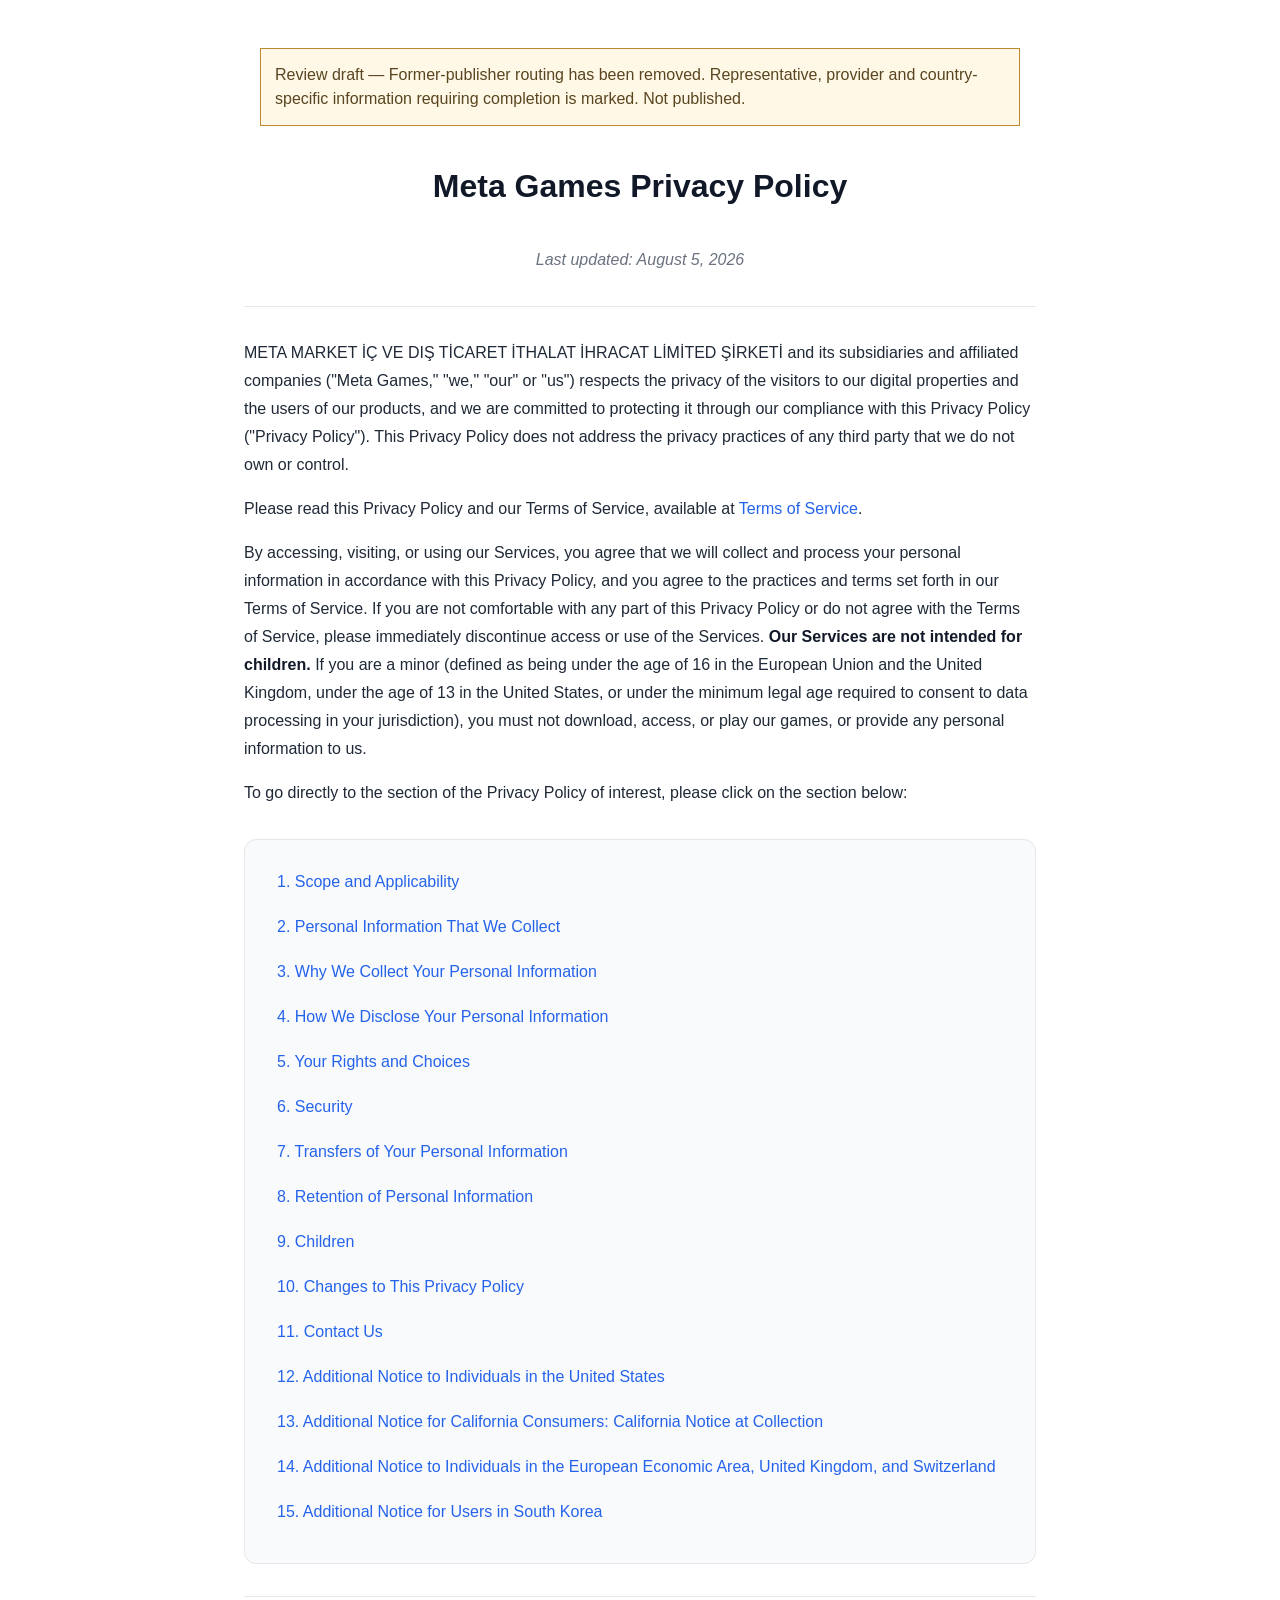
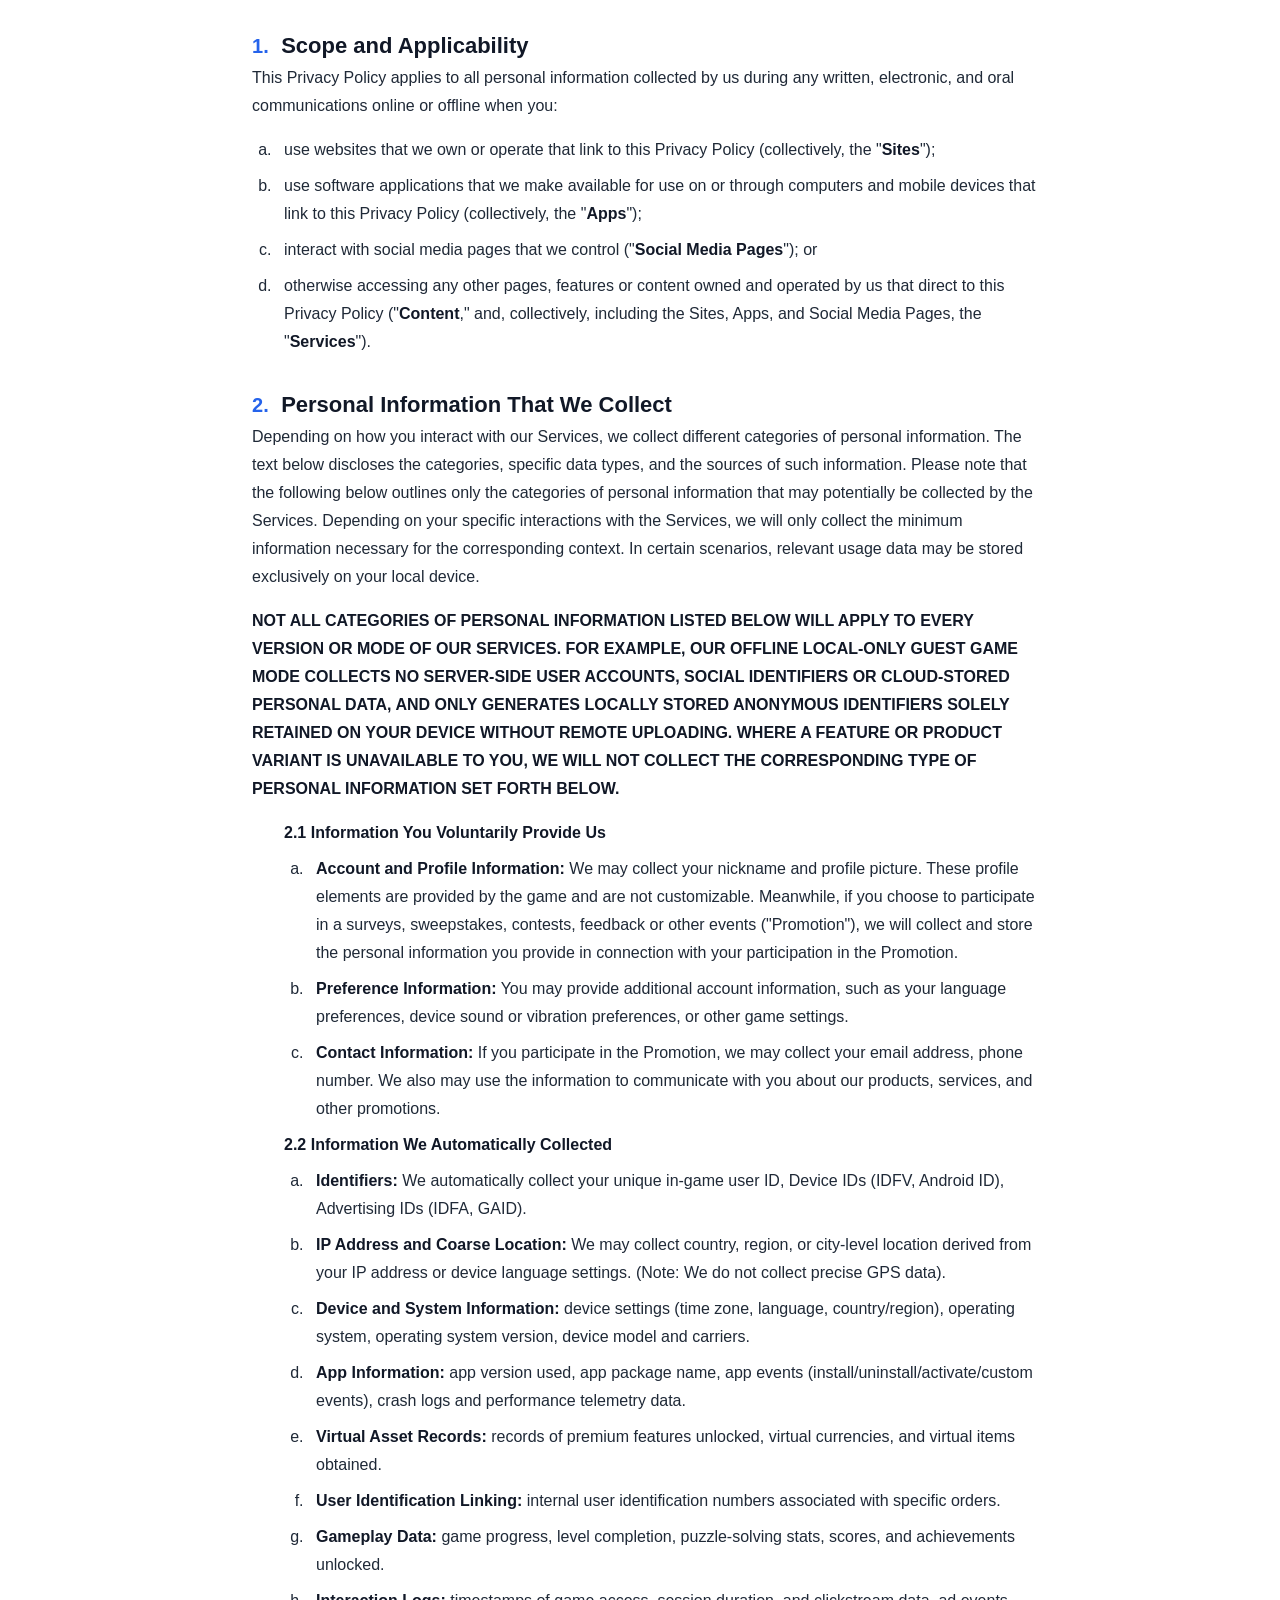
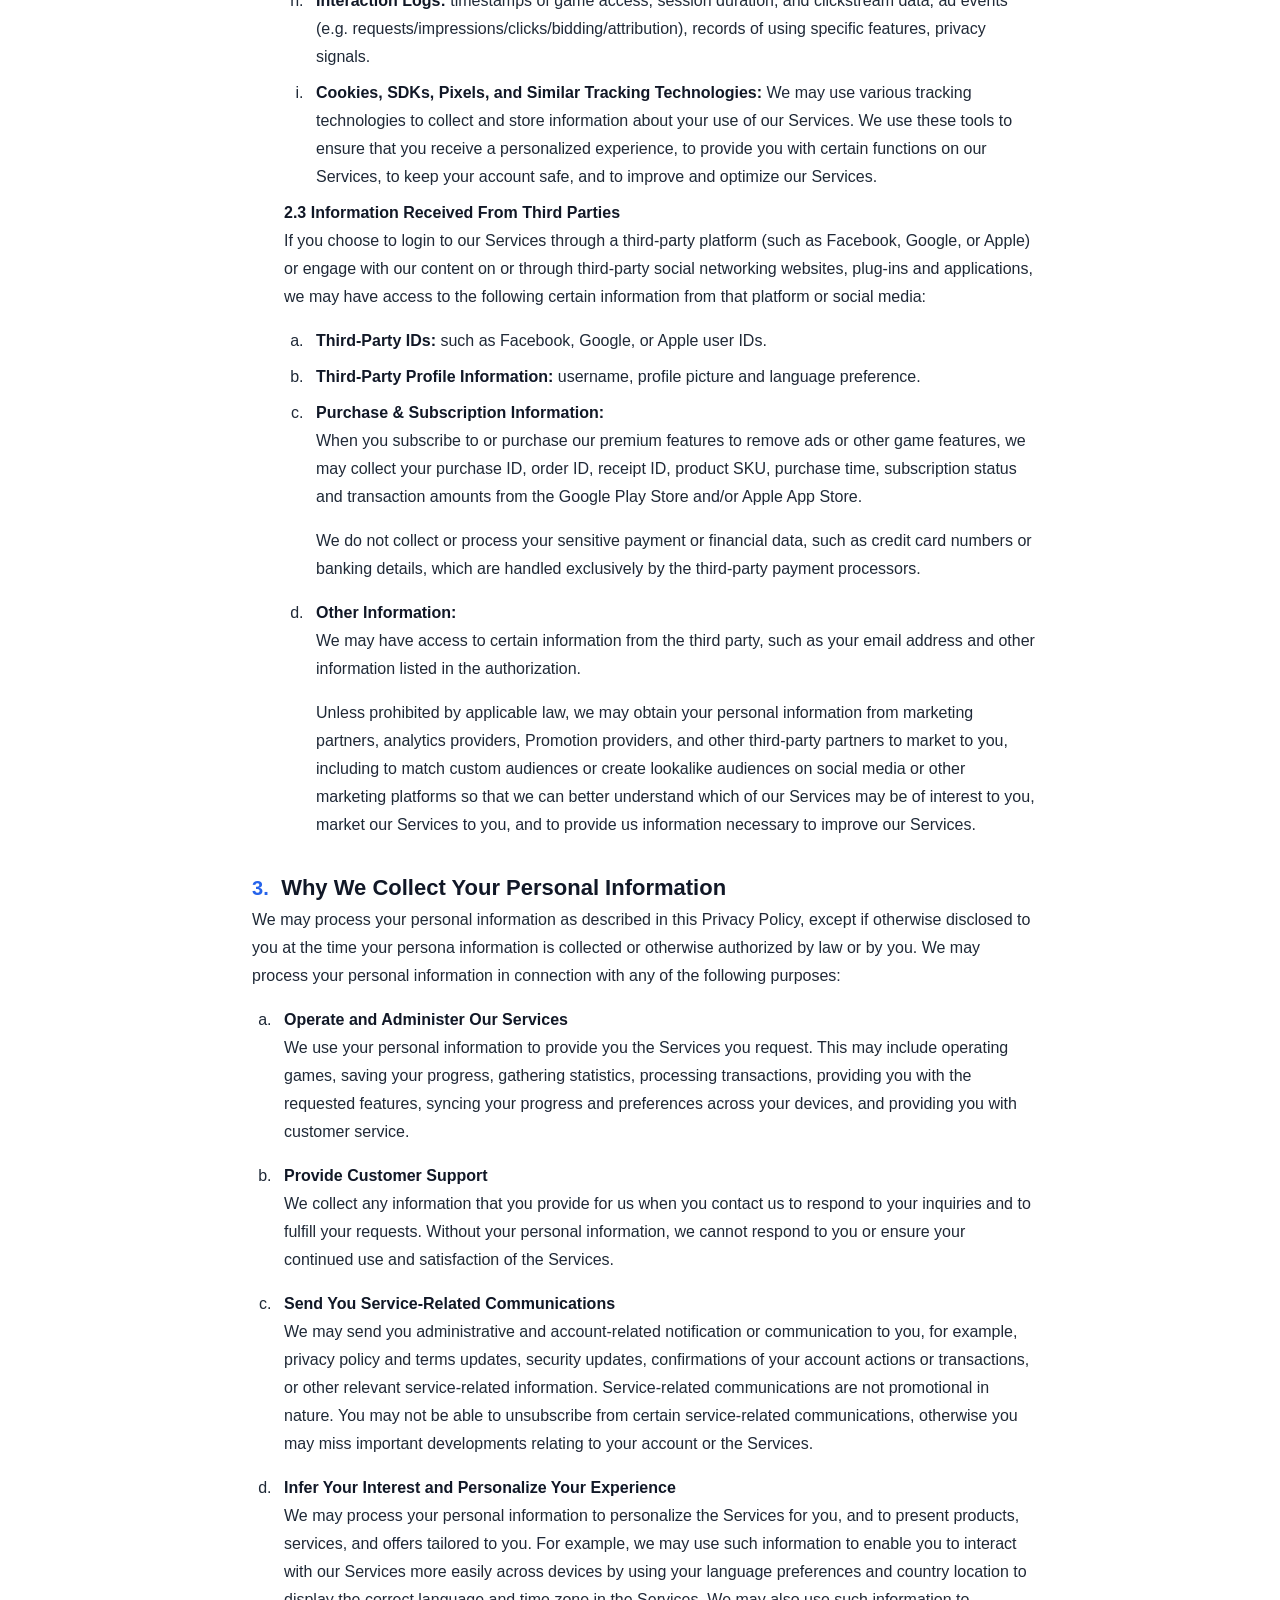
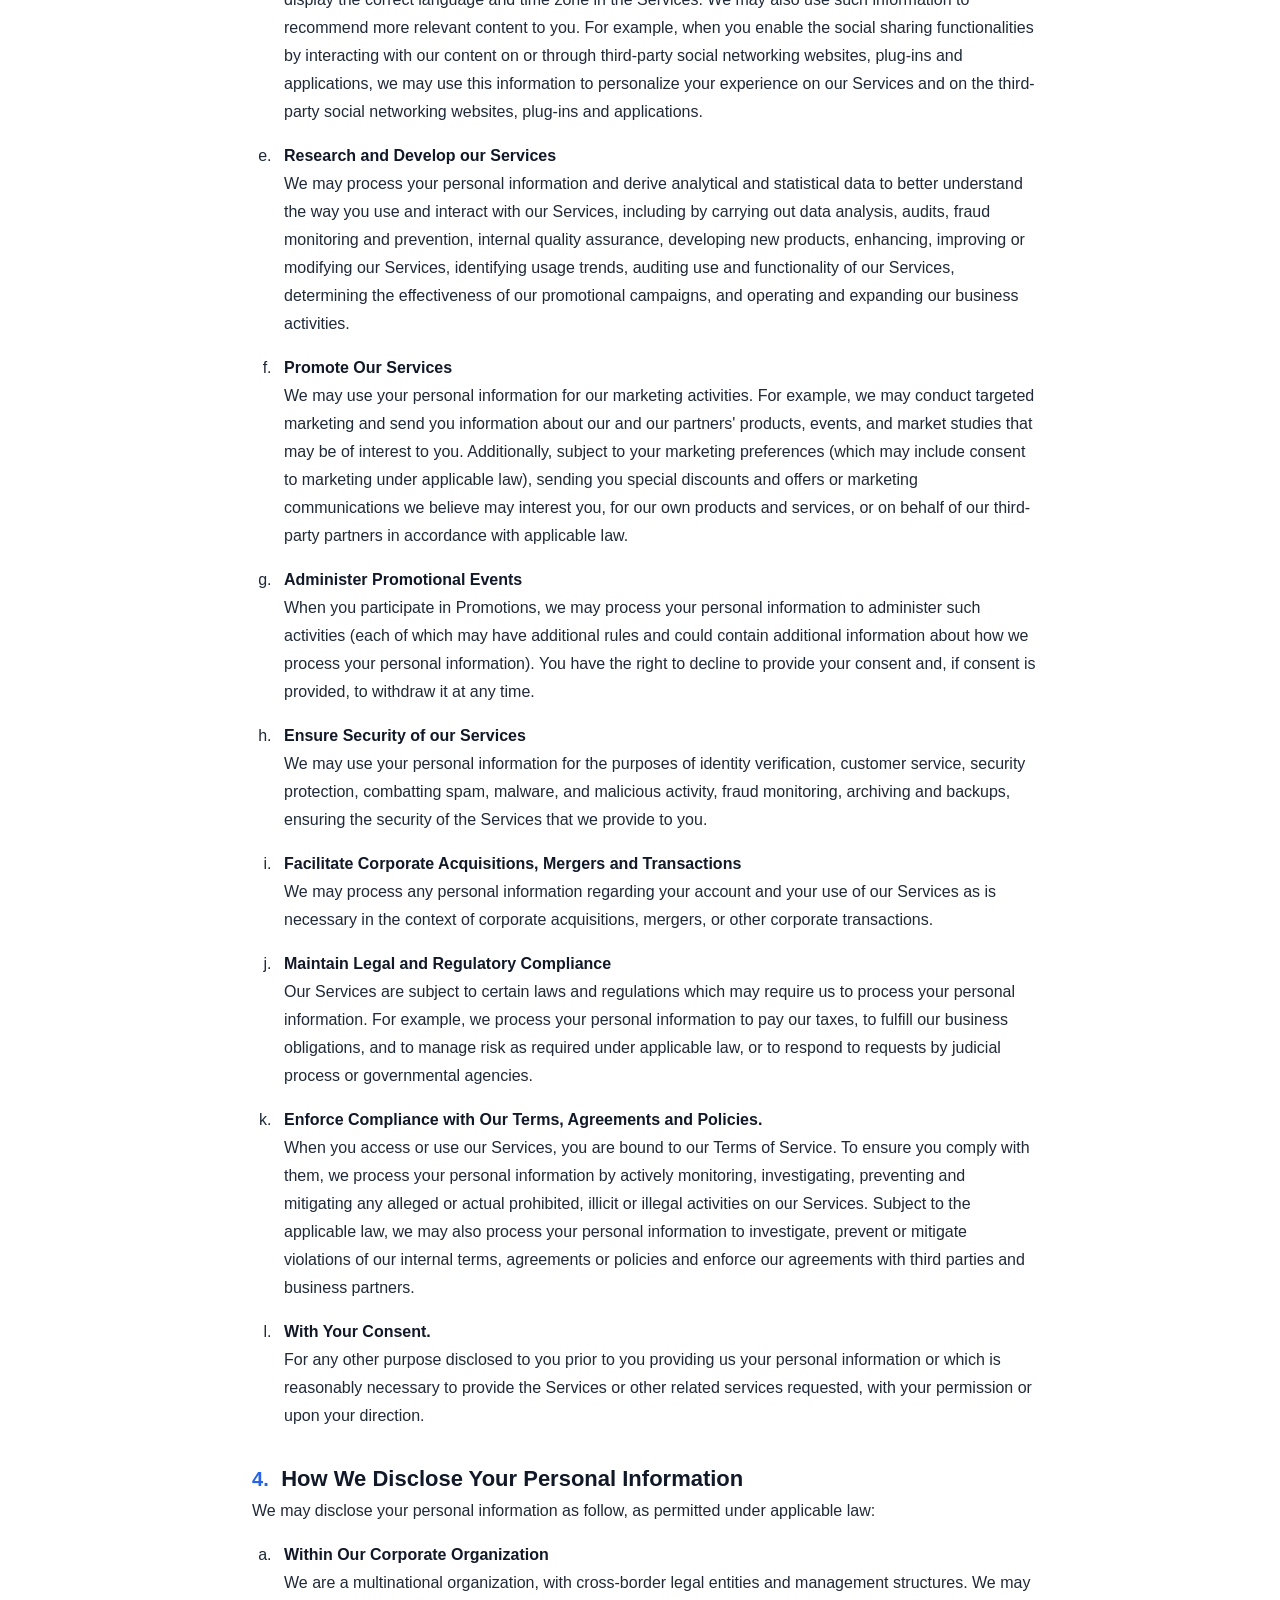
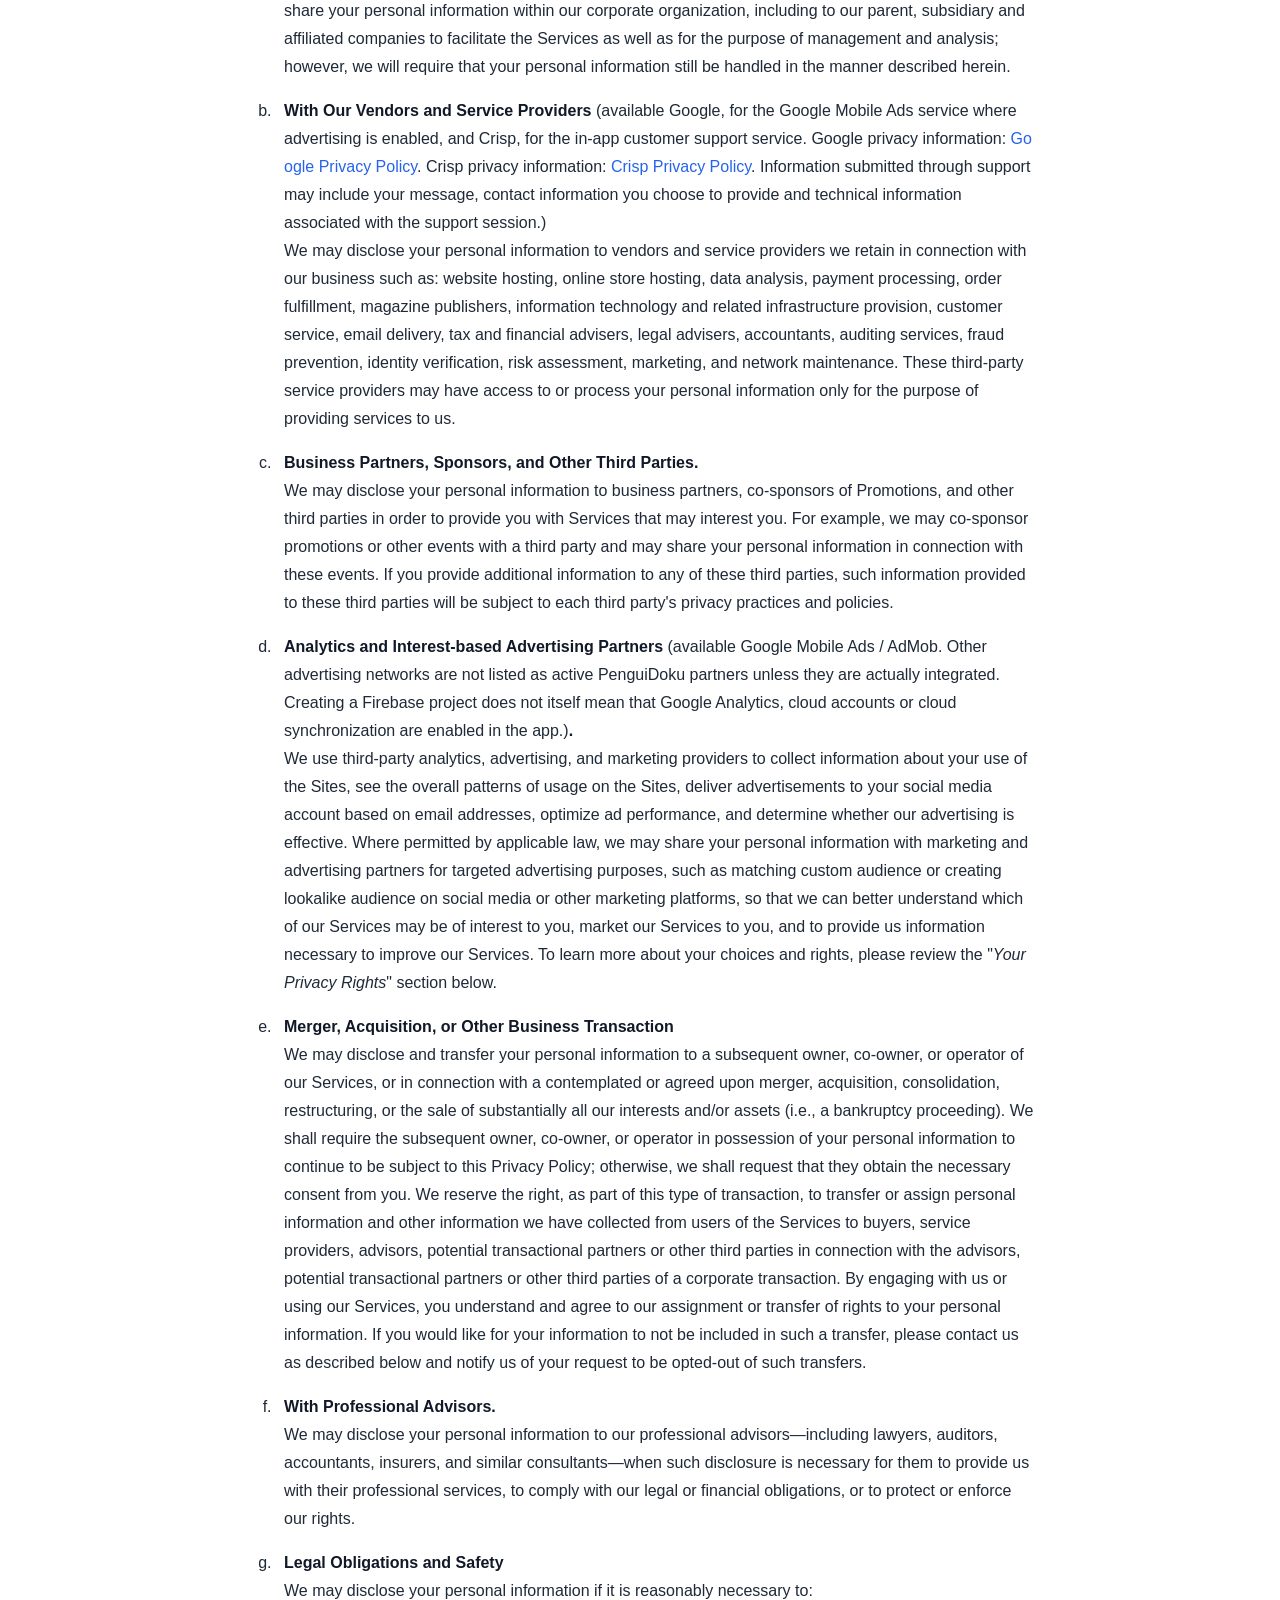
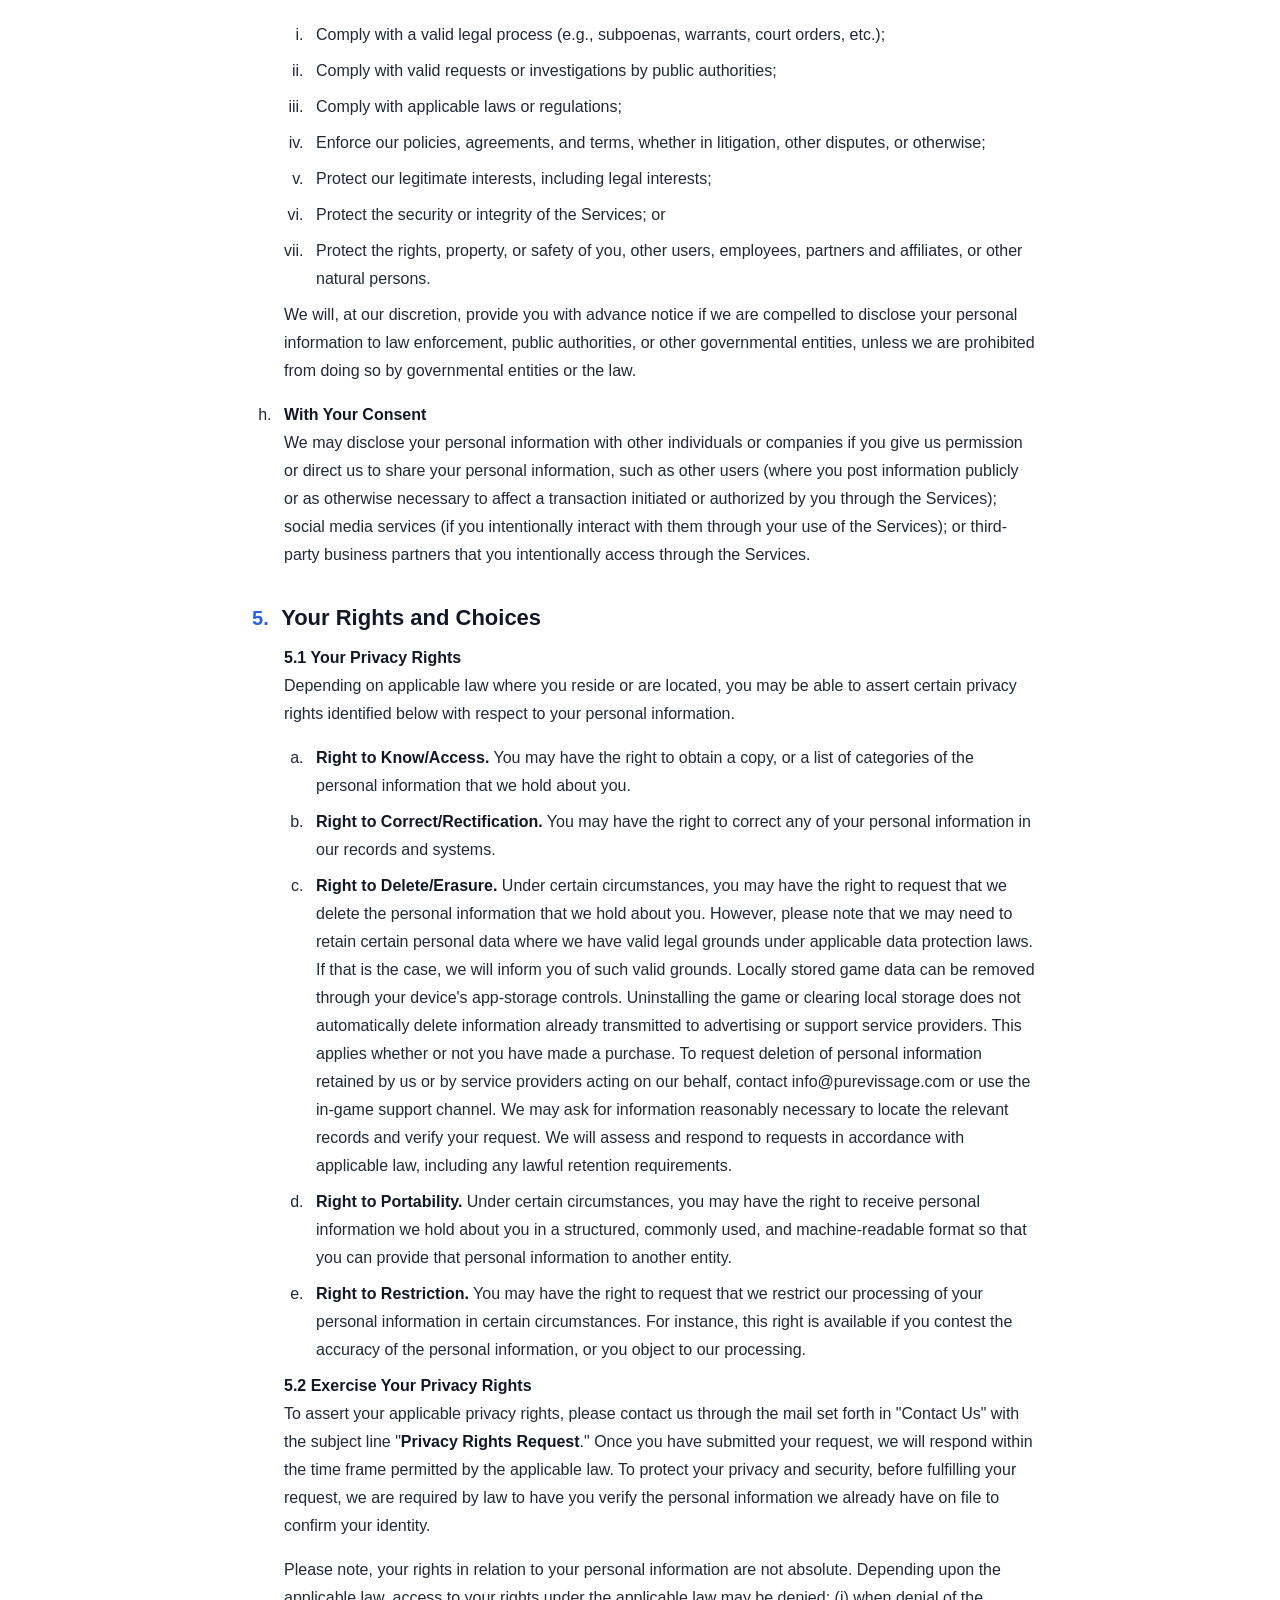
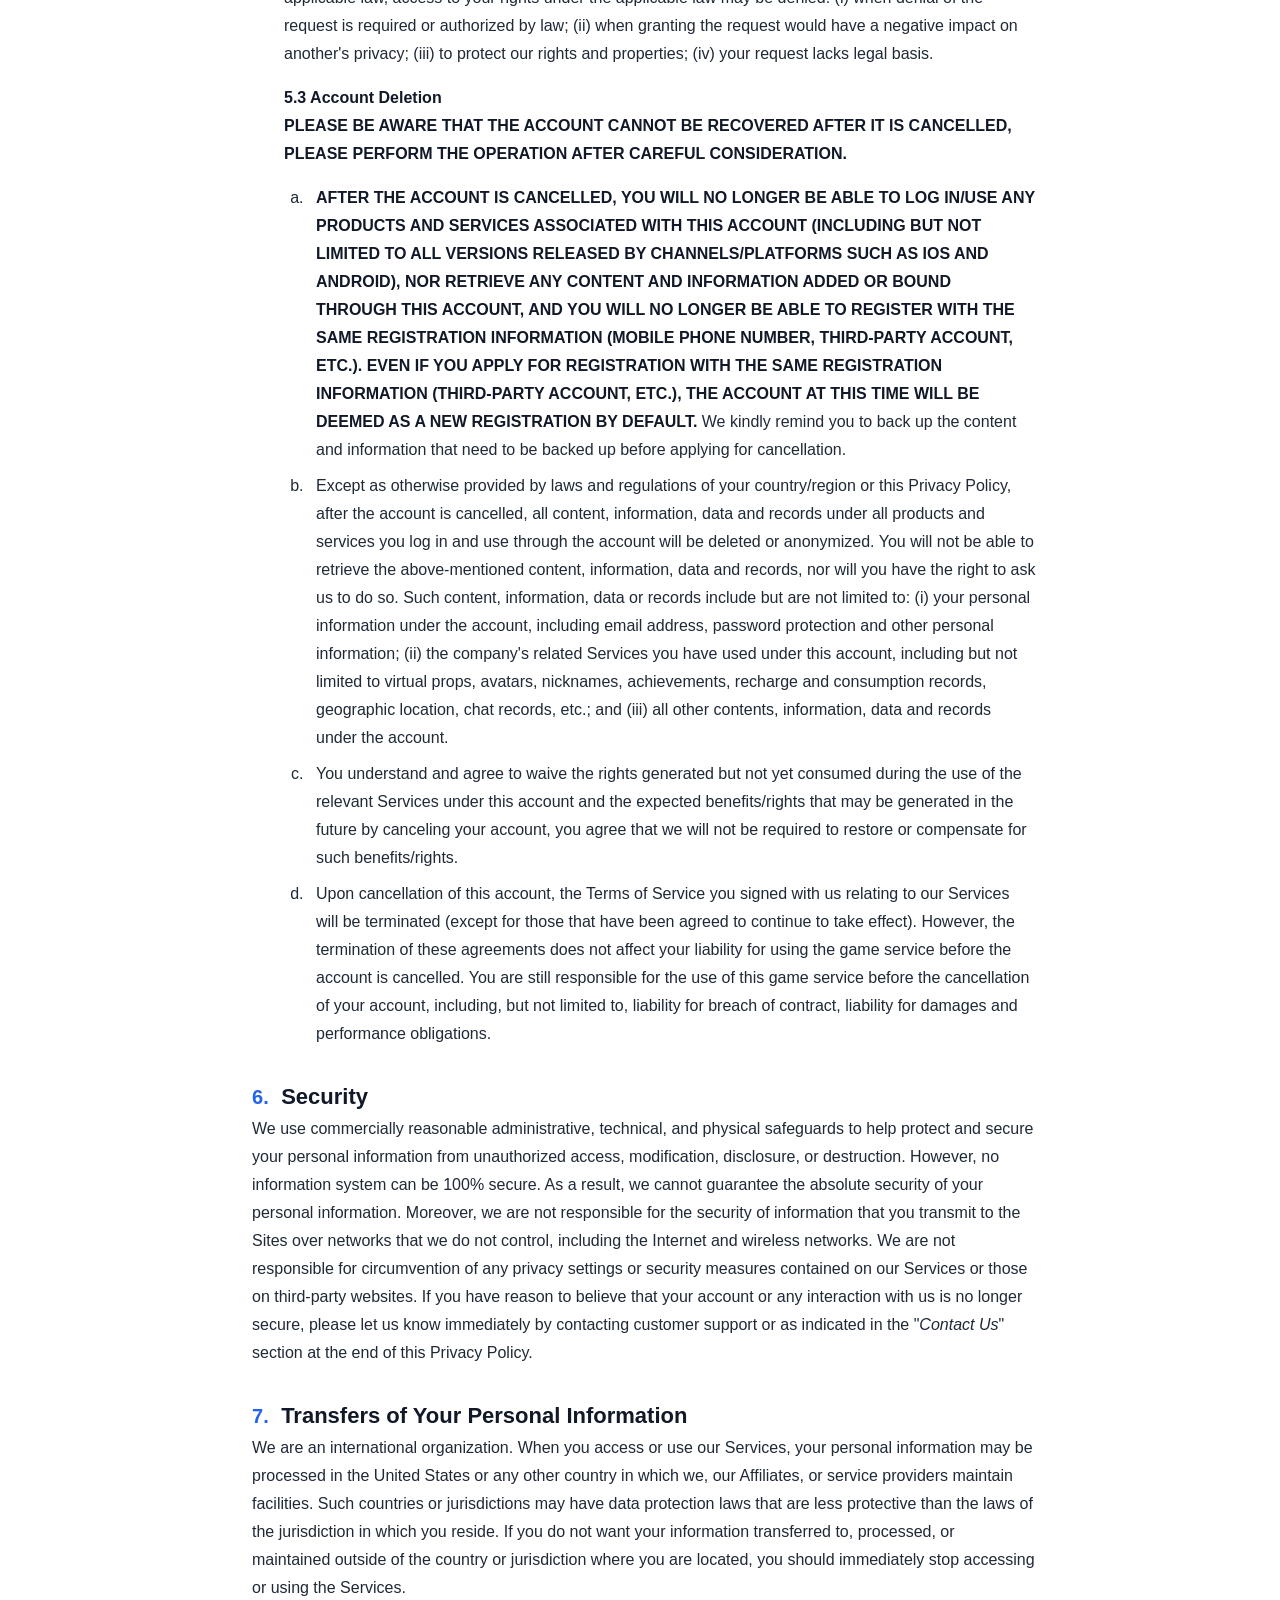
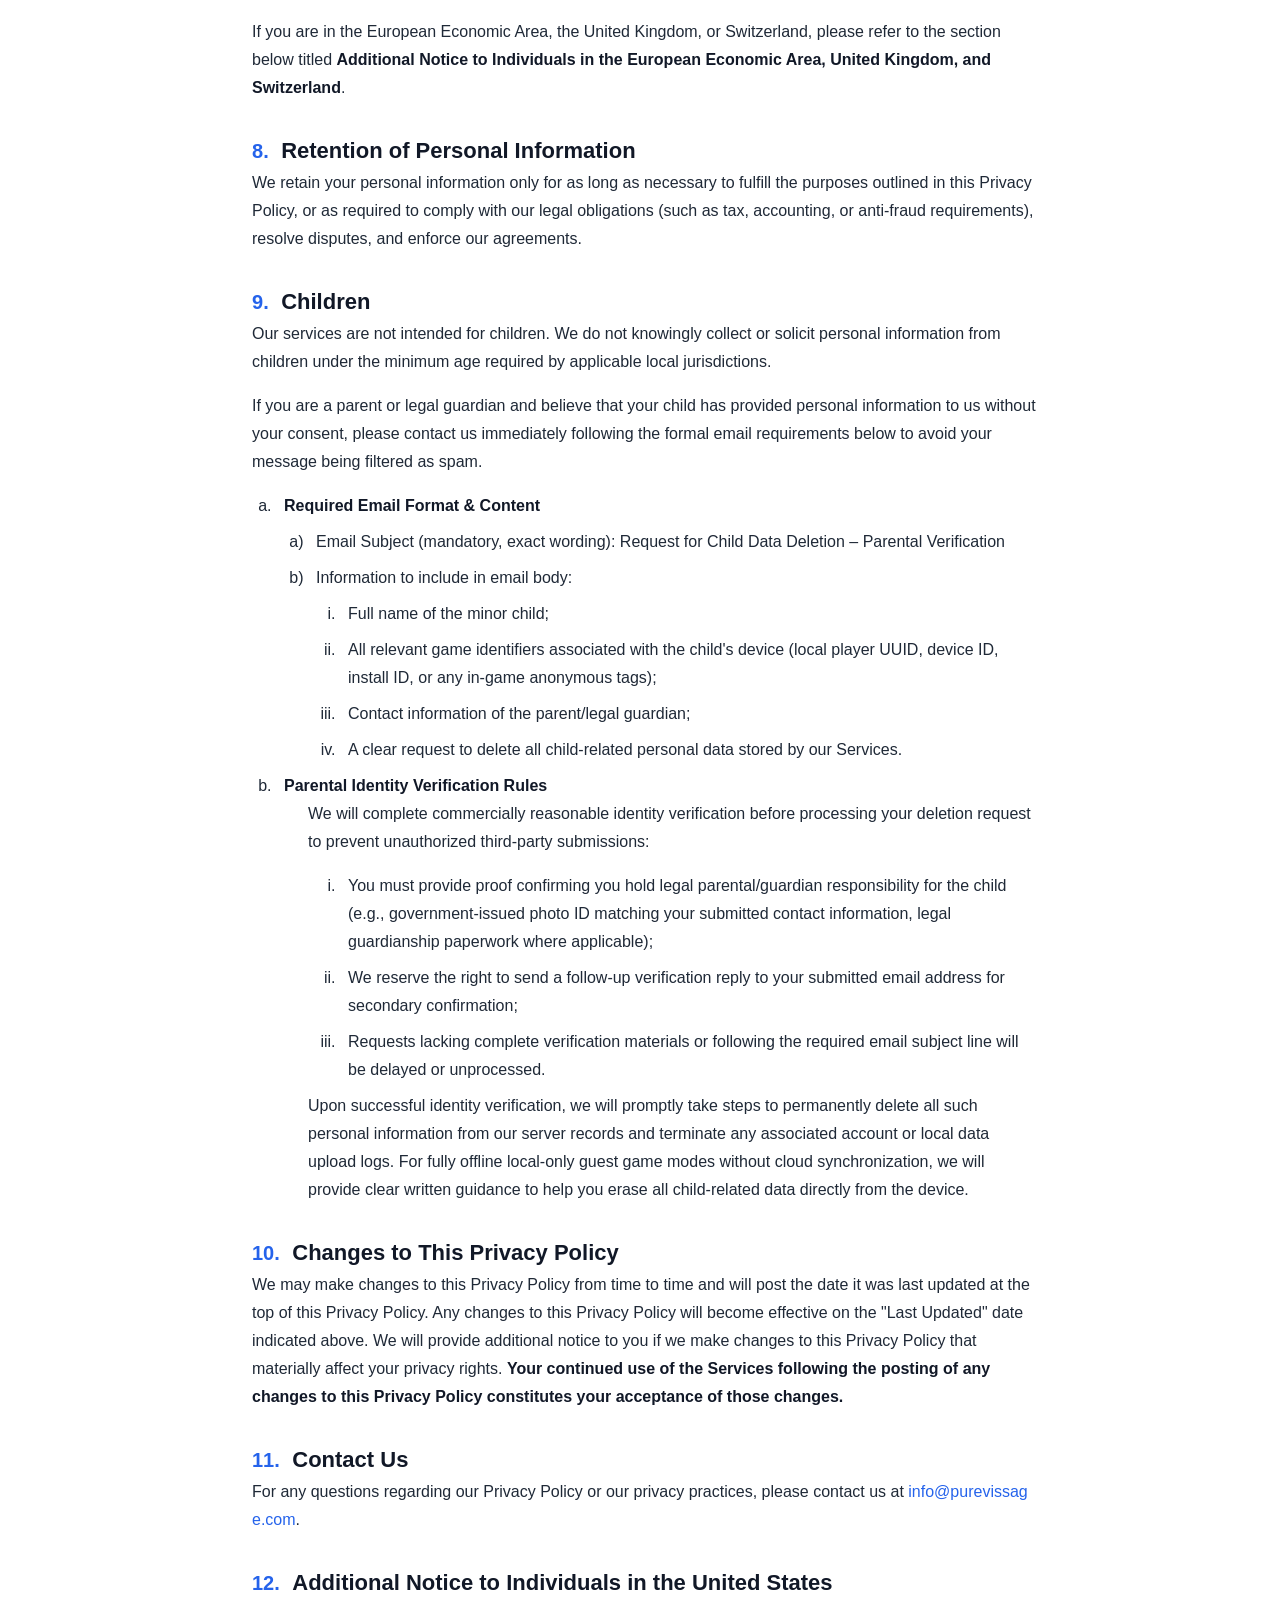
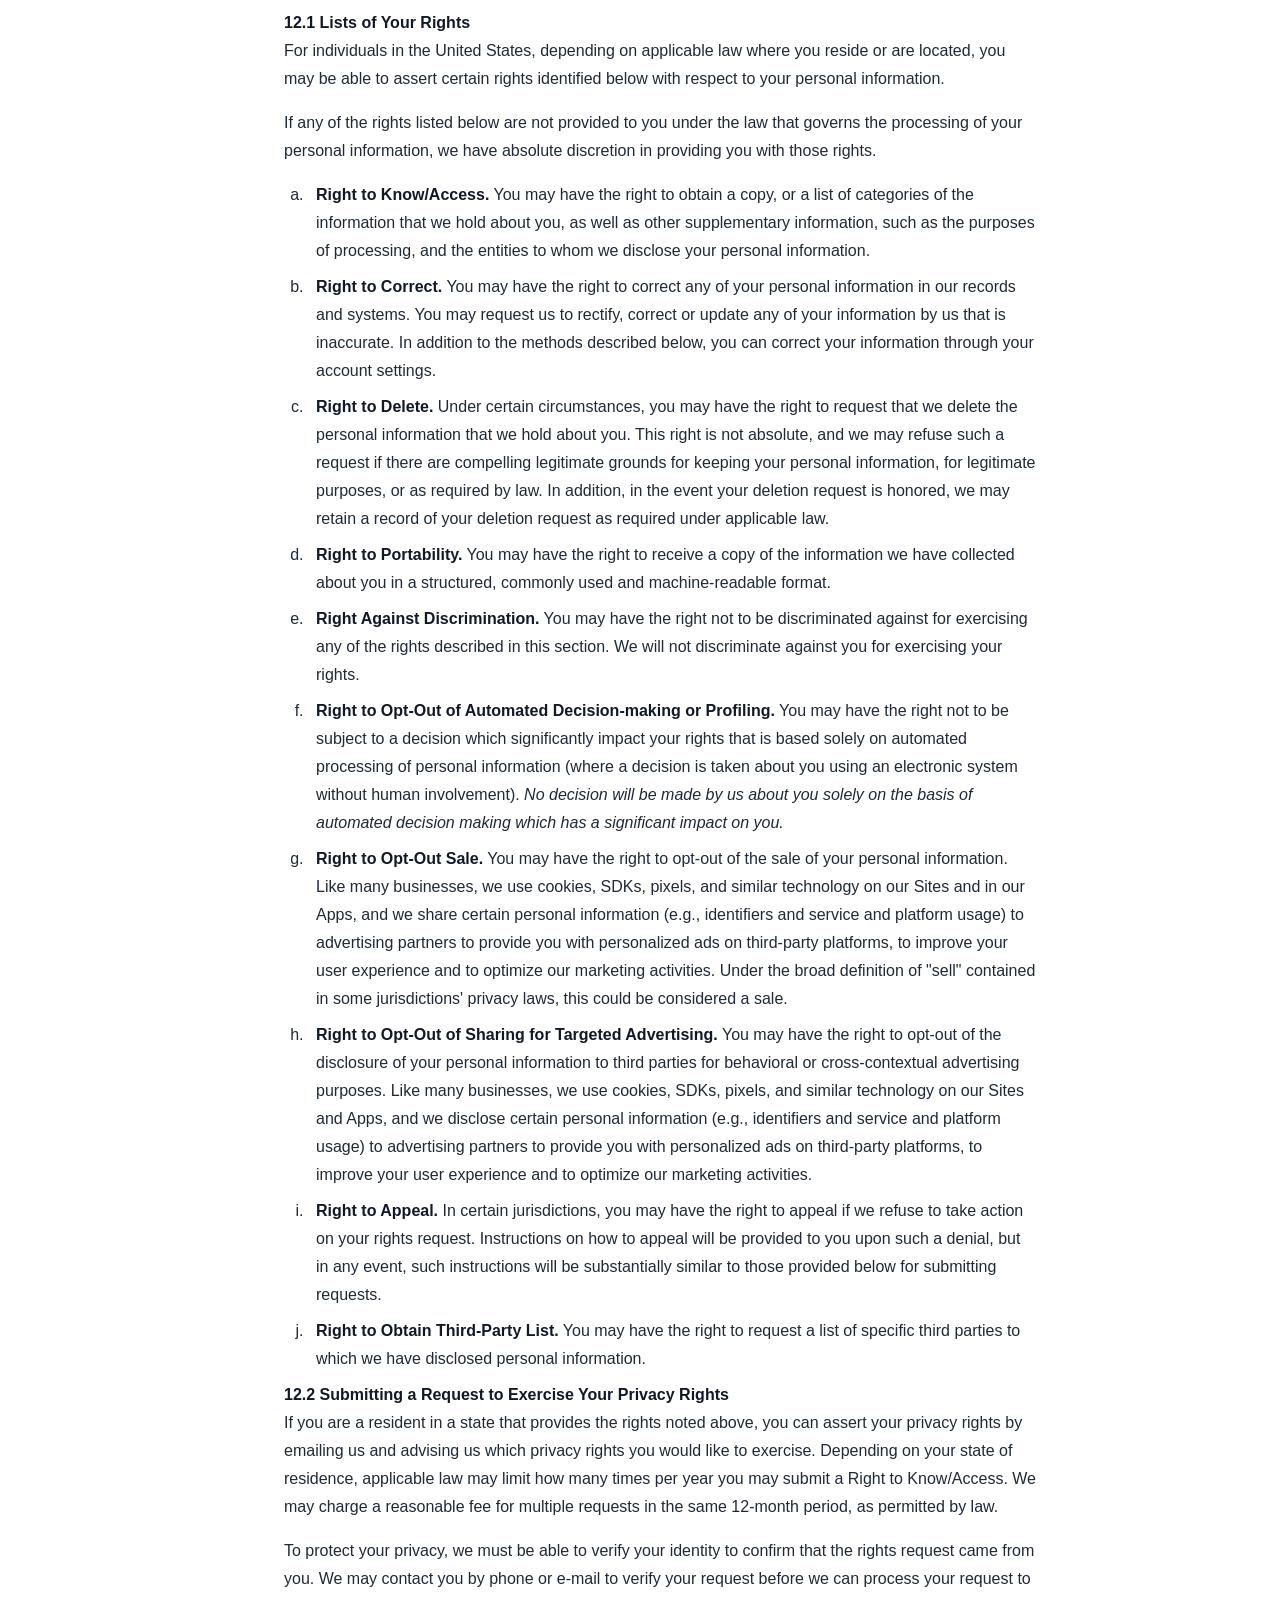
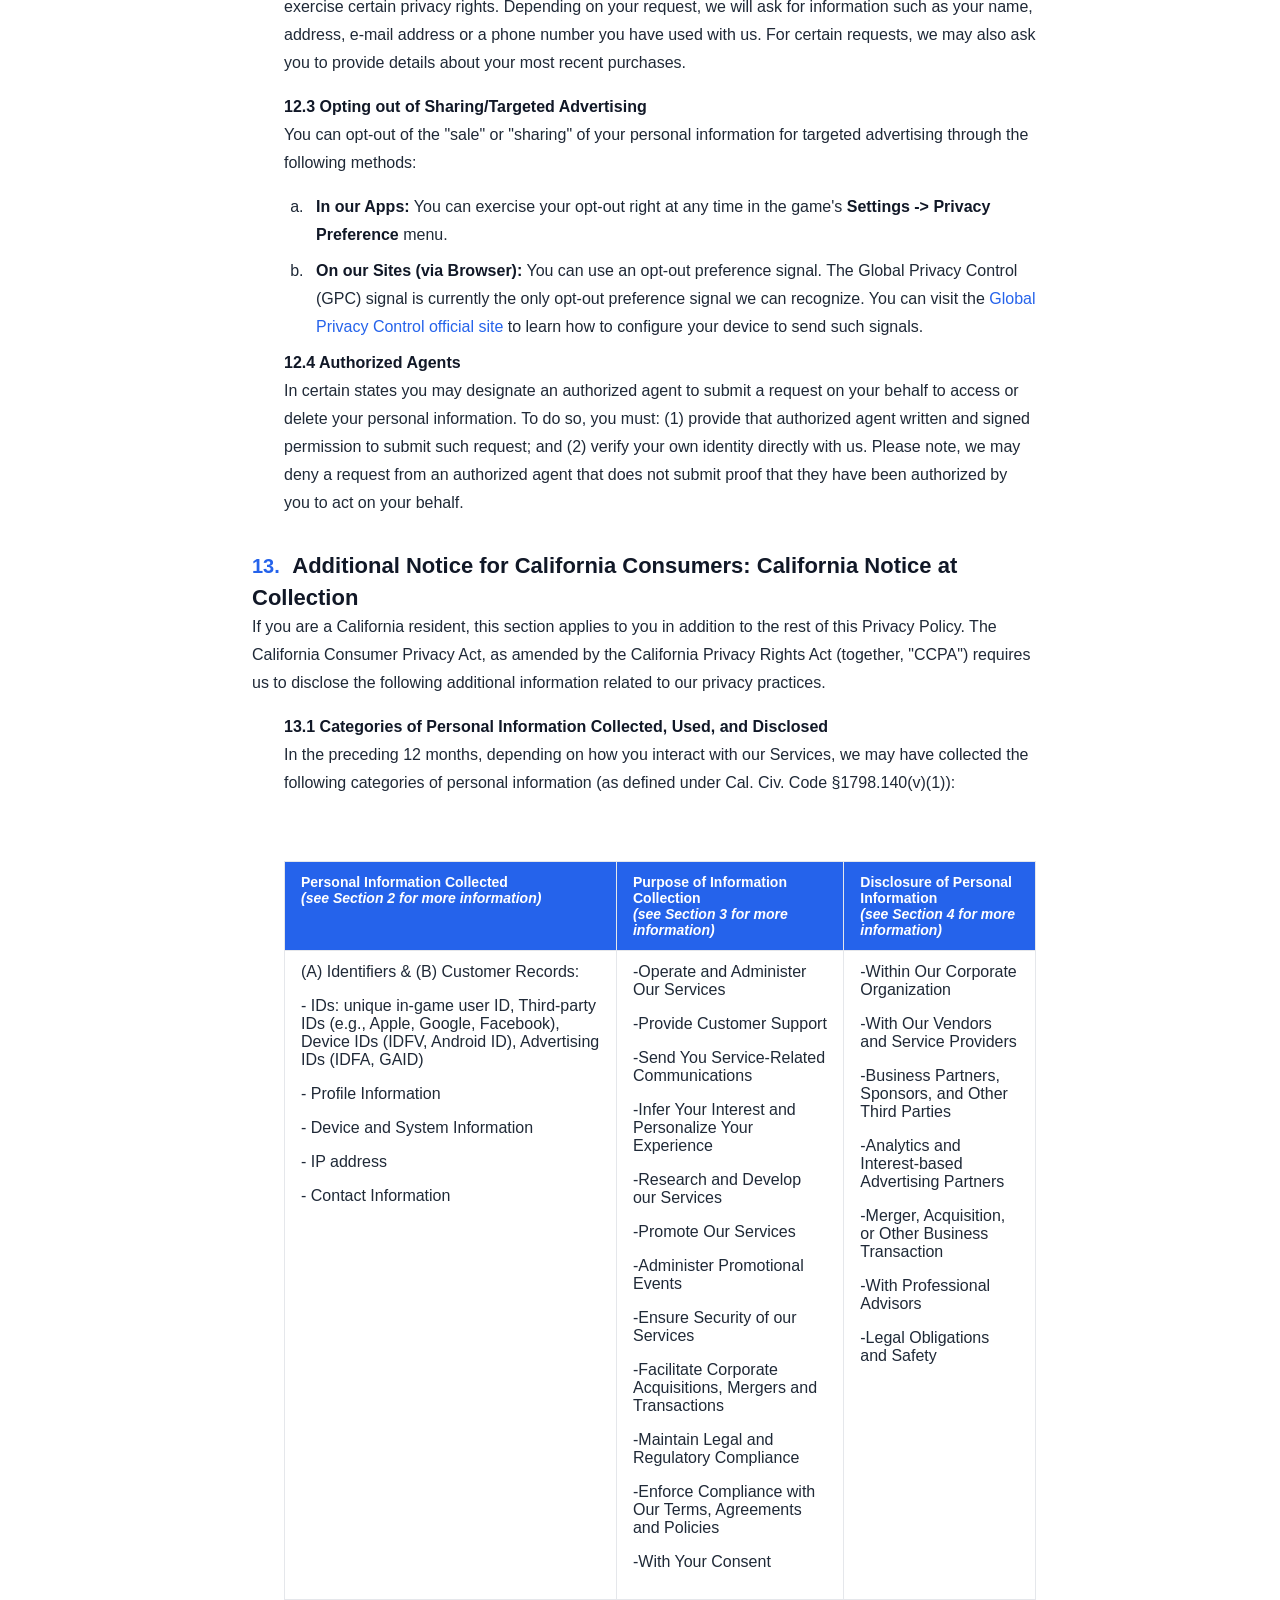
<file: penguidoku/privacy.html>
<html>

<head>
    <meta content="text/html; charset=UTF-8" http-equiv="content-type">
    <meta name="viewport" content="width=device-width, initial-scale=1.0">
    <title>Meta Games Privacy Policy</title>
    <link rel="icon" href="/favicon.png" />
    <script>
        // 根据屏幕宽度设置根元素font-size
        // 基准：375px宽度 = 100px字体大小
        (function() {
            function setRootFontSize() {
                const baseWidth = 375;
                const baseFontSize = 100;
                const maxWidth = 375; // 超过此宽度使用固定字体大小

                const screenWidth = Math.min(document.documentElement.clientWidth, maxWidth);
                const fontSize = (screenWidth / baseWidth) * baseFontSize;

                document.documentElement.style.fontSize = fontSize + 'px';
            }

            // 初始化
            setRootFontSize();

            // 监听窗口大小变化
            window.addEventListener('resize', setRootFontSize);
            window.addEventListener('orientationchange', setRootFontSize);
        })();
    </script>
    <style type="text/css">
        :root {
            /* Colors */
            --color-primary: #2563eb;
            --color-primary-hover: #1d4ed8;
            --color-text: #1f2937;
            --color-text-light: #6b7280;
            --color-heading: #111827;
            --color-link: #2563eb;
            --color-link-hover: #1e40af;
            --color-bg: #ffffff;
            --color-bg-alt: #f9fafb;
            --color-border: #e5e7eb;

            /* Font Family */
            --font-sans: -apple-system, BlinkMacSystemFont, "Segoe UI", Roboto, "Helvetica Neue", Arial, sans-serif;

            /* Font Sizes */
            --fs-xs: 0.13rem;
            --fs-sm: 0.14rem;
            --fs-base: 0.16rem;
            --fs-md: 0.18rem;
            --fs-lg: 0.2rem;
            --fs-xl: 0.22rem;
            --fs-2xl: 0.24rem;
            --fs-3xl: 0.3rem;
            --fs-4xl: 0.32rem;

            /* Spacing */
            --space-1: 0.04rem;
            --space-2: 0.06rem;
            --space-3: 0.08rem;
            --space-4: 0.12rem;
            --space-5: 0.16rem;
            --space-6: 0.2rem;
            --space-7: 0.24rem;
            --space-8: 0.32rem;
            --space-9: 0.4rem;
        }

        * {
            box-sizing: border-box;
            margin: 0;
            padding: 0;
        }

        html {
            scroll-behavior: smooth;
        }

        body {
            font-family: var(--font-sans);
            font-size: var(--fs-base);
            line-height: 1.75;
            color: var(--color-text);
            background-color: var(--color-bg);
            padding: var(--space-8) var(--space-6);
            max-width: 8.32rem;
            margin: 0 auto;
        }

        /* Typography */
        h1, h2, h3, h4, h5, h6 {
            color: var(--color-heading);
            font-weight: 700;
            line-height: 1.3;
            margin-top: var(--space-8);
            margin-bottom: var(--space-5);
        }

        h1 {
            font-size: var(--fs-3xl);
            border-bottom: 2px solid var(--color-primary);
            padding-bottom: var(--space-3);
            margin-top: var(--space-9);
        }

        h2 {
            font-size: var(--fs-2xl);
            color: var(--color-primary);
        }

        h3 {
            font-size: var(--fs-lg);
        }

        h4 {
            font-size: var(--fs-md);
        }

        h5, h6 {
            font-size: var(--fs-base);
        }

        p {
            font-size: var(--fs-base);
            margin-bottom: var(--space-5);
        }

        /* Links */
        a {
            color: var(--color-link);
            text-decoration: none;
            border-bottom: 1px solid transparent;
            transition: all 0.2s ease;
            word-break: break-all;
        }

        a:hover {
            color: var(--color-link-hover);
            border-bottom-color: var(--color-link-hover);
        }

        a:active {
            color: var(--color-primary-hover);
        }

        /* Lists */
        ol, ul {
            margin: var(--space-5) 0;
            padding-left: var(--space-7);
        }

        li {
            font-size: var(--fs-base);
            margin-bottom: var(--space-3);
            line-height: 1.75;
        }

        ol > li {
            padding-left: var(--space-3);
        }

        ul > li {
            list-style-type: disc;
        }

        /* Nested lists */
        ol ol, ol ul, ul ol, ul ul {
            margin-top: var(--space-3);
            margin-bottom: var(--space-3);
        }

        /* Main title */
        .doc-title {
            font-size: var(--fs-4xl);
            font-weight: 800;
            text-align: center;
            color: var(--color-heading);
            margin: var(--space-8) 0 var(--space-5);
            padding-bottom: var(--space-5);
            border-bottom: none;
        }

        /* Last updated */
        .last-updated {
            text-align: center;
            font-style: italic;
            color: var(--color-text-light);
            margin-bottom: var(--space-8);
            padding-bottom: var(--space-8);
            border-bottom: 1px solid var(--color-border);
        }

        /* Table of Contents */
        .toc {
            background-color: var(--color-bg-alt);
            border-radius: var(--space-4);
            padding: var(--space-7) var(--space-8);
            margin: var(--space-8) 0;
            border: 1px solid var(--color-border);
        }

        .toc p {
            margin-bottom: var(--space-3);
        }

        .toc a {
            display: inline-block;
            padding: var(--space-1) 0;
            font-weight: 500;
        }

        .toc a:hover {
            transform: translateX(4px);
        }

        /* Section numbers */
        .section-list {
            counter-reset: section;
            list-style: none;
            padding-left: 0;
        }

        .section-list > li {
            counter-increment: section;
            position: relative;
            margin-bottom: var(--space-8);
        }

        .section-list > li::before {
            content: counter(section) ".";
            font-weight: 700;
            color: var(--color-primary);
            font-size: var(--fs-lg);
            margin-right: var(--space-3);
        }

        .section-list > li h1 {
            display: inline;
            font-size: var(--fs-xl);
            margin-top: 0;
            border-bottom: none;
            padding-bottom: 0;
        }

        /* Subsection lists */
        .subsection-list {
            counter-reset: subsection;
            list-style: none;
            margin-top: var(--space-5);
        }

        .subsection-list > li {
            counter-increment: subsection;
            padding-left: var(--space-8);
            position: relative;
            margin-bottom: var(--space-5);
        }

        .subsection-list > li::before {
            content: counter(subsection, lower-alpha) ")";
            position: absolute;
            left: 0;
            font-weight: 600;
            color: var(--color-text-light);
        }

        /* Tables - wrapper for scroll */
        .table-wrapper {
            max-width: 100vw;
            overflow-x: auto;
            -webkit-overflow-scrolling: touch;
            padding: var(--space-5);
            margin: var(--space-7) calc(var(--space-5) * -1);
            box-sizing: border-box;
        }

        /* Tables */
        table {
            width: 100%;
            border-collapse: collapse;
            margin: var(--space-7) 0;
            font-size: var(--fs-sm);
            min-width: 6rem;
        }

        th, td {
            padding: var(--space-4) var(--space-5);
            text-align: left;
            border: 1px solid var(--color-border);
            vertical-align: top;
        }

        th {
            background-color: var(--color-primary);
            color: white;
            font-weight: 600;
        }

        tr:nth-child(even) {
            background-color: var(--color-bg-alt);
        }

        tr:hover {
            background-color: #f3f4f6;
        }

        /* Wide table - card layout on mobile */
        .wide-table {
            min-width: auto;
        }

        @media (max-width: 768px) {
            .wide-table tr {
                margin-bottom: var(--space-5);
                border: 1px solid var(--color-border);
                border-radius: var(--space-3);
                background: var(--color-bg);
            }

            .wide-table td {
                padding: var(--space-2) var(--space-3);
                text-align: left;
                border: 1px solid var(--color-border);
            vertical-align: top;
            }

            .wide-table td:last-child {
                border-bottom: none;
            }

            .wide-table td p {
                font-size: var(--fs-xs);
                margin-bottom: var(--space-1);
            }
        }

        /* Bold text */
        strong, b {
            font-weight: 600;
            color: var(--color-heading);
        }

        /* Italic text */
        em, i {
            font-style: italic;
        }

        /* Horizontal rule */
        hr {
            border: none;
            border-top: 1px solid var(--color-border);
            margin: var(--space-8) 0;
        }

        /* Hide page break indicators */
        hr[style*="page-break"] {
            display: none;
        }

        /* Spacing utilities */
        .mb-0 { margin-bottom: 0; }
        .mt-0 { margin-top: 0; }

        /* Print styles */
        @media print {
            body {
                padding: 0;
            font-size: 12pt;
            }

            a {
                color: var(--color-text);
            text-decoration: underline;
            }

            .toc {
                background: none;
                border: 1px solid #ccc;
            }
        }

        /* Fix list item display */
        li::before {
            content: none !important;
        }

        .section-list > li::before {
            content: counter(section) "." !important;
        }

        /* Nested ordered lists */
        ol ol {
            list-style-type: lower-alpha;
        }

        ol ol ol {
            list-style-type: lower-roman;
        }

        /* Explicit numbering to match the source document, regardless of nesting depth */
        .list-alpha {
            list-style-type: lower-alpha;
        }

        .list-roman {
            list-style-type: lower-roman;
        }

        /* Nested alpha list one level inside another alpha list - use ")" instead of "." to visually differ from the parent */
        .list-alpha-paren {
            list-style-type: lower-alpha;
        }

        .list-alpha-paren > li::marker {
            content: counter(list-item, lower-alpha) ") ";
        }

        /* Parent-prefixed sub-numbering (e.g. 2.1, 2.2) — number is written as literal text, so suppress the native marker */
        .list-none {
            list-style-type: none;
        }

        /* Content paragraphs */
        body > p {
            margin-bottom: var(--space-5);
        }

        /* Email links highlight */
        a[href^="mailto:"] {
            background: linear-gradient(to right, transparent 50%, rgba(37, 99, 235, 0.1) 50%);
            background-size: 200% 100%;
            background-position: 0 0;
            transition: background-position 0.3s ease;
        }

        a[href^="mailto:"]:hover {
            background-position: -100% 0;
        }
    </style>
</head>

<body class="doc-content"><aside id="legal-routing-review" style="margin:16px;padding:14px;border:1px solid #bd892f;background:#fff8e7;color:#59451f;line-height:1.5">Review draft — Former-publisher routing has been removed. Representative, provider and country-specific information requiring completion is marked. Not published.</aside>
    <div>
        <p></p>
    </div>
    <p class="doc-title">Meta Games Privacy Policy</p>
    <p class="last-updated"><span>Last updated: August 5, 2026</span></p>
    <p>META MARKET İÇ VE DIŞ TİCARET İTHALAT İHRACAT LİMİTED ŞİRKETİ and its subsidiaries and affiliated companies ("Meta Games," "we," "our" or "us") respects the privacy of the visitors to our digital properties and the users of our products, and we are committed to protecting it through our compliance with this Privacy Policy ("Privacy Policy"). This Privacy Policy does not address the privacy practices of any third party that we do not own or control.</p>
    <p>Please read this Privacy Policy and our Terms of Service, available at <a href="terms.html">Terms of Service</a>.</p>
    <p>By accessing, visiting, or using our Services, you agree that we will collect and process your personal information in accordance with this Privacy Policy, and you agree to the practices and terms set forth in our Terms of Service. If you are not comfortable with any part of this Privacy Policy or do not agree with the Terms of Service, please immediately discontinue access or use of the Services. <strong>Our Services are not intended for children.</strong> If you are a minor (defined as being under the age of 16 in the European Union and the United Kingdom, under the age of 13 in the United States, or under the minimum legal age required to consent to data processing in your jurisdiction), you must not download, access, or play our games, or provide any personal information to us.</p>
    <p>To go directly to the section of the Privacy Policy of interest, please click on the section below:</p>

    <div class="toc">
    <p><a href="#scope-and-applicability">1. Scope and Applicability</a></p>
    <p><a href="#personal-information-that-we-collect">2. Personal Information That We Collect</a></p>
    <p><a href="#why-we-collect-your-personal-information">3. Why We Collect Your Personal Information</a></p>
    <p><a href="#how-we-disclose-your-personal-information">4. How We Disclose Your Personal Information</a></p>
    <p><a href="#your-rights-and-choices">5. Your Rights and Choices</a></p>
    <p><a href="#security">6. Security</a></p>
    <p><a href="#transfers-of-your-personal-information">7. Transfers of Your Personal Information</a></p>
    <p><a href="#retention-of-personal-information">8. Retention of Personal Information</a></p>
    <p><a href="#children">9. Children</a></p>
    <p><a href="#changes-to-this-privacy-policy">10. Changes to This Privacy Policy</a></p>
    <p><a href="#contact-us">11. Contact Us</a></p>
    <p><a href="#additional-notice-to-individuals-in-the-united-states">12. Additional Notice to Individuals in the United States</a></p>
    <p><a href="#additional-notice-for-california-consumers-california-notice-at-collection">13. Additional Notice for California Consumers: California Notice at Collection</a></p>
    <p><a href="#additional-notice-to-individuals-in-the-european-economic-area-united-kingdom-and-switzerland">14. Additional Notice to Individuals in the European Economic Area, United Kingdom, and Switzerland</a></p>
    <p><a href="#additional-notice-for-users-in-south-korea">15. Additional Notice for Users in South Korea</a></p>
    </div>

    <hr>

    <ol class="section-list">
        <li>
            <h1 id="scope-and-applicability">Scope and Applicability</h1>
    <p>This Privacy Policy applies to all personal information collected by us during any written, electronic, and oral communications online or offline when you:</p>
    <ol class="list-alpha">
        <li>use websites that we own or operate that link to this Privacy Policy (collectively, the "<strong>Sites</strong>");</li>
        <li>use software applications that we make available for use on or through computers and mobile devices that link to this Privacy Policy (collectively, the "<strong>Apps</strong>");</li>
        <li>interact with social media pages that we control ("<strong>Social Media Pages</strong>"); or</li>
        <li>otherwise accessing any other pages, features or content owned and operated by us that direct to this Privacy Policy ("<strong>Content</strong>," and, collectively, including the Sites, Apps, and Social Media Pages, the "<strong>Services</strong>").</li>
    </ol>
        </li>

        <li>
            <h1 id="personal-information-that-we-collect">Personal Information That We Collect</h1>
    <p>Depending on how you interact with our Services, we collect different categories of personal information. The text below discloses the categories, specific data types, and the sources of such information. Please note that the following below outlines only the categories of personal information that may potentially be collected by the Services. Depending on your specific interactions with the Services, we will only collect the minimum information necessary for the corresponding context. In certain scenarios, relevant usage data may be stored exclusively on your local device.</p>
    <p><strong>NOT ALL CATEGORIES OF PERSONAL INFORMATION LISTED BELOW WILL APPLY TO EVERY VERSION OR MODE OF OUR SERVICES. FOR EXAMPLE, OUR OFFLINE LOCAL-ONLY GUEST GAME MODE COLLECTS NO SERVER-SIDE USER ACCOUNTS, SOCIAL IDENTIFIERS OR CLOUD-STORED PERSONAL DATA, AND ONLY GENERATES LOCALLY STORED ANONYMOUS IDENTIFIERS SOLELY RETAINED ON YOUR DEVICE WITHOUT REMOTE UPLOADING. WHERE A FEATURE OR PRODUCT VARIANT IS UNAVAILABLE TO YOU, WE WILL NOT COLLECT THE CORRESPONDING TYPE OF PERSONAL INFORMATION SET FORTH BELOW.</strong></p>
    <ol class="list-none">
        <li><strong>2.1 Information You Voluntarily Provide Us</strong>
    <ol class="list-alpha">
        <li><strong>Account and Profile Information:</strong> We may collect your nickname and profile picture. These profile elements are provided by the game and are not customizable. Meanwhile, if you choose to participate in a surveys, sweepstakes, contests, feedback or other events ("Promotion"), we will collect and store the personal information you provide in connection with your participation in the Promotion.</li>
        <li><strong>Preference Information:</strong> You may provide additional account information, such as your language preferences, device sound or vibration preferences, or other game settings.</li>
        <li><strong>Contact Information:</strong> If you participate in the Promotion, we may collect your email address, phone number. We also may use the information to communicate with you about our products, services, and other promotions.</li>
    </ol></li>
        <li><strong>2.2 Information We Automatically Collected</strong>
    <ol class="list-alpha">
        <li><strong>Identifiers:</strong> We automatically collect your unique in-game user ID, Device IDs (IDFV, Android ID), Advertising IDs (IDFA, GAID).</li>
        <li><strong>IP Address and Coarse Location:</strong> We may collect country, region, or city-level location derived from your IP address or device language settings. (Note: We do not collect precise GPS data).</li>
        <li><strong>Device and System Information:</strong> device settings (time zone, language, country/region), operating system, operating system version, device model and carriers.</li>
        <li><strong>App Information:</strong> app version used, app package name, app events (install/uninstall/activate/custom events), crash logs and performance telemetry data.</li>
        <li><strong>Virtual Asset Records:</strong> records of premium features unlocked, virtual currencies, and virtual items obtained.</li>
        <li><strong>User Identification Linking:</strong> internal user identification numbers associated with specific orders.</li>
        <li><strong>Gameplay Data:</strong> game progress, level completion, puzzle-solving stats, scores, and achievements unlocked.</li>
        <li><strong>Interaction Logs:</strong> timestamps of game access, session duration, and clickstream data, ad events (e.g. requests/impressions/clicks/bidding/attribution), records of using specific features, privacy signals.</li>
        <li><strong>Cookies, SDKs, Pixels, and Similar Tracking Technologies:</strong> We may use various tracking technologies to collect and store information about your use of our Services. We use these tools to ensure that you receive a personalized experience, to provide you with certain functions on our Services, to keep your account safe, and to improve and optimize our Services.</li>
    </ol></li>
        <li><strong>2.3 Information Received From Third Parties</strong>
    <p>If you choose to login to our Services through a third-party platform (such as Facebook, Google, or Apple) or engage with our content on or through third-party social networking websites, plug-ins and applications, we may have access to the following certain information from that platform or social media:</p>
    <ol class="list-alpha">
        <li><strong>Third-Party IDs:</strong> such as Facebook, Google, or Apple user IDs.</li>
        <li><strong>Third-Party Profile Information:</strong> username, profile picture and language preference.</li>
        <li><strong>Purchase &amp; Subscription Information:</strong>
    <p>When you subscribe to or purchase our premium features to remove ads or other game features, we may collect your purchase ID, order ID, receipt ID, product SKU, purchase time, subscription status and transaction amounts from the Google Play Store and/or Apple App Store.</p>
    <p>We do not collect or process your sensitive payment or financial data, such as credit card numbers or banking details, which are handled exclusively by the third-party payment processors.</p></li>
        <li><strong>Other Information:</strong>
    <p>We may have access to certain information from the third party, such as your email address and other information listed in the authorization.</p>
    <p>Unless prohibited by applicable law, we may obtain your personal information from marketing partners, analytics providers, Promotion providers, and other third-party partners to market to you, including to match custom audiences or create lookalike audiences on social media or other marketing platforms so that we can better understand which of our Services may be of interest to you, market our Services to you, and to provide us information necessary to improve our Services.</p></li>
    </ol></li>
    </ol>
        </li>

        <li>
            <h1 id="why-we-collect-your-personal-information">Why We Collect Your Personal Information</h1>
    <p>We may process your personal information as described in this Privacy Policy, except if otherwise disclosed to you at the time your persona information is collected or otherwise authorized by law or by you. We may process your personal information in connection with any of the following purposes:</p>
    <ol class="list-alpha">
        <li><strong>Operate and Administer Our Services</strong>
    <p>We use your personal information to provide you the Services you request. This may include operating games, saving your progress, gathering statistics, processing transactions, providing you with the requested features, syncing your progress and preferences across your devices, and providing you with customer service.</p></li>
        <li><strong>Provide Customer Support</strong>
    <p>We collect any information that you provide for us when you contact us to respond to your inquiries and to fulfill your requests. Without your personal information, we cannot respond to you or ensure your continued use and satisfaction of the Services.</p></li>
        <li><strong>Send You Service-Related Communications</strong>
    <p>We may send you administrative and account-related notification or communication to you, for example, privacy policy and terms updates, security updates, confirmations of your account actions or transactions, or other relevant service-related information. Service-related communications are not promotional in nature. You may not be able to unsubscribe from certain service-related communications, otherwise you may miss important developments relating to your account or the Services.</p></li>
        <li><strong>Infer Your Interest and Personalize Your Experience</strong>
    <p>We may process your personal information to personalize the Services for you, and to present products, services, and offers tailored to you. For example, we may use such information to enable you to interact with our Services more easily across devices by using your language preferences and country location to display the correct language and time zone in the Services. We may also use such information to recommend more relevant content to you. For example, when you enable the social sharing functionalities by interacting with our content on or through third-party social networking websites, plug-ins and applications, we may use this information to personalize your experience on our Services and on the third-party social networking websites, plug-ins and applications.</p></li>
        <li><strong>Research and Develop our Services</strong>
    <p>We may process your personal information and derive analytical and statistical data to better understand the way you use and interact with our Services, including by carrying out data analysis, audits, fraud monitoring and prevention, internal quality assurance, developing new products, enhancing, improving or modifying our Services, identifying usage trends, auditing use and functionality of our Services, determining the effectiveness of our promotional campaigns, and operating and expanding our business activities.</p></li>
        <li><strong>Promote Our Services</strong>
    <p>We may use your personal information for our marketing activities. For example, we may conduct targeted marketing and send you information about our and our partners' products, events, and market studies that may be of interest to you. Additionally, subject to your marketing preferences (which may include consent to marketing under applicable law), sending you special discounts and offers or marketing communications we believe may interest you, for our own products and services, or on behalf of our third-party partners in accordance with applicable law.</p></li>
        <li><strong>Administer Promotional Events</strong>
    <p>When you participate in Promotions, we may process your personal information to administer such activities (each of which may have additional rules and could contain additional information about how we process your personal information). You have the right to decline to provide your consent and, if consent is provided, to withdraw it at any time.</p></li>
        <li><strong>Ensure Security of our Services</strong>
    <p>We may use your personal information for the purposes of identity verification, customer service, security protection, combatting spam, malware, and malicious activity, fraud monitoring, archiving and backups, ensuring the security of the Services that we provide to you.</p></li>
        <li><strong>Facilitate Corporate Acquisitions, Mergers and Transactions</strong>
    <p>We may process any personal information regarding your account and your use of our Services as is necessary in the context of corporate acquisitions, mergers, or other corporate transactions.</p></li>
        <li><strong>Maintain Legal and Regulatory Compliance</strong>
    <p>Our Services are subject to certain laws and regulations which may require us to process your personal information. For example, we process your personal information to pay our taxes, to fulfill our business obligations, and to manage risk as required under applicable law, or to respond to requests by judicial process or governmental agencies.</p></li>
        <li><strong>Enforce Compliance with Our Terms, Agreements and Policies.</strong>
    <p>When you access or use our Services, you are bound to our Terms of Service. To ensure you comply with them, we process your personal information by actively monitoring, investigating, preventing and mitigating any alleged or actual prohibited, illicit or illegal activities on our Services. Subject to the applicable law, we may also process your personal information to investigate, prevent or mitigate violations of our internal terms, agreements or policies and enforce our agreements with third parties and business partners.</p></li>
        <li><strong>With Your Consent.</strong>
    <p>For any other purpose disclosed to you prior to you providing us your personal information or which is reasonably necessary to provide the Services or other related services requested, with your permission or upon your direction.</p></li>
    </ol>
        </li>

        <li>
            <h1 id="how-we-disclose-your-personal-information">How We Disclose Your Personal Information</h1>
    <p>We may disclose your personal information as follow, as permitted under applicable law:</p>
    <ol class="list-alpha">
        <li><strong>Within Our Corporate Organization</strong>
    <p>We are a multinational organization, with cross-border legal entities and management structures. We may share your personal information within our corporate organization, including to our parent, subsidiary and affiliated companies to facilitate the Services as well as for the purpose of management and analysis; however, we will require that your personal information still be handled in the manner described herein.</p></li>
        <li><strong>With Our Vendors and Service Providers</strong> (available <span>Google, for the Google Mobile Ads service where advertising is enabled, and Crisp, for the in-app customer support service. Google privacy information: <a href="https://policies.google.com/privacy">Google Privacy Policy</a>. Crisp privacy information: <a href="https://crisp.chat/en/privacy/">Crisp Privacy Policy</a>. Information submitted through support may include your message, contact information you choose to provide and technical information associated with the support session.</span>)
    <p>We may disclose your personal information to vendors and service providers we retain in connection with our business such as: website hosting, online store hosting, data analysis, payment processing, order fulfillment, magazine publishers, information technology and related infrastructure provision, customer service, email delivery, tax and financial advisers, legal advisers, accountants, auditing services, fraud prevention, identity verification, risk assessment, marketing, and network maintenance. These third-party service providers may have access to or process your personal information only for the purpose of providing services to us.</p></li>
        <li><strong>Business Partners, Sponsors, and Other Third Parties.</strong>
    <p>We may disclose your personal information to business partners, co-sponsors of Promotions, and other third parties in order to provide you with Services that may interest you. For example, we may co-sponsor promotions or other events with a third party and may share your personal information in connection with these events. If you provide additional information to any of these third parties, such information provided to these third parties will be subject to each third party's privacy practices and policies.</p></li>
        <li><strong>Analytics and Interest-based Advertising Partners</strong> (available <span>Google Mobile Ads / AdMob. Other advertising networks are not listed as active PenguiDoku partners unless they are actually integrated. Creating a Firebase project does not itself mean that Google Analytics, cloud accounts or cloud synchronization are enabled in the app.</span>)<strong>.</strong>
    <p>We use third-party analytics, advertising, and marketing providers to collect information about your use of the Sites, see the overall patterns of usage on the Sites, deliver advertisements to your social media account based on email addresses, optimize ad performance, and determine whether our advertising is effective. Where permitted by applicable law, we may share your personal information with marketing and advertising partners for targeted advertising purposes, such as matching custom audience or creating lookalike audience on social media or other marketing platforms, so that we can better understand which of our Services may be of interest to you, market our Services to you, and to provide us information necessary to improve our Services. To learn more about your choices and rights, please review the "<em>Your Privacy Rights</em>" section below.</p></li>
        <li><strong>Merger, Acquisition, or Other Business Transaction</strong>
    <p>We may disclose and transfer your personal information to a subsequent owner, co-owner, or operator of our Services, or in connection with a contemplated or agreed upon merger, acquisition, consolidation, restructuring, or the sale of substantially all our interests and/or assets (i.e., a bankruptcy proceeding). We shall require the subsequent owner, co-owner, or operator in possession of your personal information to continue to be subject to this Privacy Policy; otherwise, we shall request that they obtain the necessary consent from you. We reserve the right, as part of this type of transaction, to transfer or assign personal information and other information we have collected from users of the Services to buyers, service providers, advisors, potential transactional partners or other third parties in connection with the advisors, potential transactional partners or other third parties of a corporate transaction. By engaging with us or using our Services, you understand and agree to our assignment or transfer of rights to your personal information. If you would like for your information to not be included in such a transfer, please contact us as described below and notify us of your request to be opted-out of such transfers.</p></li>
        <li><strong>With Professional Advisors.</strong>
    <p>We may disclose your personal information to our professional advisors—including lawyers, auditors, accountants, insurers, and similar consultants—when such disclosure is necessary for them to provide us with their professional services, to comply with our legal or financial obligations, or to protect or enforce our rights.</p></li>
        <li><strong>Legal Obligations and Safety</strong>
    <p>We may disclose your personal information if it is reasonably necessary to:</p>
    <ol class="list-roman">
        <li>Comply with a valid legal process (e.g., subpoenas, warrants, court orders, etc.);</li>
        <li>Comply with valid requests or investigations by public authorities;</li>
        <li>Comply with applicable laws or regulations;</li>
        <li>Enforce our policies, agreements, and terms, whether in litigation, other disputes, or otherwise;</li>
        <li>Protect our legitimate interests, including legal interests;</li>
        <li>Protect the security or integrity of the Services; or</li>
        <li>Protect the rights, property, or safety of you, other users, employees, partners and affiliates, or other natural persons.</li>
    </ol>
    <p>We will, at our discretion, provide you with advance notice if we are compelled to disclose your personal information to law enforcement, public authorities, or other governmental entities, unless we are prohibited from doing so by governmental entities or the law.</p></li>
        <li><strong>With Your Consent</strong>
    <p>We may disclose your personal information with other individuals or companies if you give us permission or direct us to share your personal information, such as other users (where you post information publicly or as otherwise necessary to affect a transaction initiated or authorized by you through the Services); social media services (if you intentionally interact with them through your use of the Services); or third-party business partners that you intentionally access through the Services.</p></li>
    </ol>
        </li>

        <li>
            <h1 id="your-rights-and-choices">Your Rights and Choices</h1>
    <ol class="list-none">
        <li><strong>5.1 Your Privacy Rights</strong>
    <p>Depending on applicable law where you reside or are located, you may be able to assert certain privacy rights identified below with respect to your personal information.</p>
    <ol class="list-alpha">
        <li><strong>Right to Know/Access.</strong> You may have the right to obtain a copy, or a list of categories of the personal information that we hold about you.</li>
        <li><strong>Right to Correct/Rectification.</strong> You may have the right to correct any of your personal information in our records and systems.</li>
        <li><strong>Right to Delete/Erasure.</strong> Under certain circumstances, you may have the right to request that we delete the personal information that we hold about you. However, please note that we may need to retain certain personal data where we have valid legal grounds under applicable data protection laws. If that is the case, we will inform you of such valid grounds. Locally stored game data can be removed through your device's app-storage controls. Uninstalling the game or clearing local storage does not automatically delete information already transmitted to advertising or support service providers. This applies whether or not you have made a purchase. To request deletion of personal information retained by us or by service providers acting on our behalf, contact info@purevissage.com or use the in-game support channel. We may ask for information reasonably necessary to locate the relevant records and verify your request. We will assess and respond to requests in accordance with applicable law, including any lawful retention requirements.</li>
        <li><strong>Right to Portability.</strong> Under certain circumstances, you may have the right to receive personal information we hold about you in a structured, commonly used, and machine-readable format so that you can provide that personal information to another entity.</li>
        <li><strong>Right to Restriction.</strong> You may have the right to request that we restrict our processing of your personal information in certain circumstances. For instance, this right is available if you contest the accuracy of the personal information, or you object to our processing.</li>
    </ol></li>
        <li><strong>5.2 Exercise Your Privacy Rights</strong>
    <p>To assert your applicable privacy rights, please contact us through the mail set forth in "Contact Us" with the subject line "<strong>Privacy Rights Request</strong>." Once you have submitted your request, we will respond within the time frame permitted by the applicable law. To protect your privacy and security, before fulfilling your request, we are required by law to have you verify the personal information we already have on file to confirm your identity.</p>
    <p>Please note, your rights in relation to your personal information are not absolute. Depending upon the applicable law, access to your rights under the applicable law may be denied: (i) when denial of the request is required or authorized by law; (ii) when granting the request would have a negative impact on another's privacy; (iii) to protect our rights and properties; (iv) your request lacks legal basis.</p></li>
        <li><strong>5.3 Account Deletion</strong>
    <p><strong>PLEASE BE AWARE THAT THE ACCOUNT CANNOT BE RECOVERED AFTER IT IS CANCELLED, PLEASE PERFORM THE OPERATION AFTER CAREFUL CONSIDERATION.</strong></p>
    <ol class="list-alpha">
        <li><strong>AFTER THE ACCOUNT IS CANCELLED, YOU WILL NO LONGER BE ABLE TO LOG IN/USE ANY PRODUCTS AND SERVICES ASSOCIATED WITH THIS ACCOUNT (INCLUDING BUT NOT LIMITED TO ALL VERSIONS RELEASED BY CHANNELS/PLATFORMS SUCH AS IOS AND ANDROID), NOR RETRIEVE ANY CONTENT AND INFORMATION ADDED OR BOUND THROUGH THIS ACCOUNT, AND YOU WILL NO LONGER BE ABLE TO REGISTER WITH THE SAME REGISTRATION INFORMATION (MOBILE PHONE NUMBER, THIRD-PARTY ACCOUNT, ETC.). EVEN IF YOU APPLY FOR REGISTRATION WITH THE SAME REGISTRATION INFORMATION (THIRD-PARTY ACCOUNT, ETC.), THE ACCOUNT AT THIS TIME WILL BE DEEMED AS A NEW REGISTRATION BY DEFAULT.</strong> We kindly remind you to back up the content and information that need to be backed up before applying for cancellation.</li>
        <li>Except as otherwise provided by laws and regulations of your country/region or this Privacy Policy, after the account is cancelled, all content, information, data and records under all products and services you log in and use through the account will be deleted or anonymized. You will not be able to retrieve the above-mentioned content, information, data and records, nor will you have the right to ask us to do so. Such content, information, data or records include but are not limited to: (i) your personal information under the account, including email address, password protection and other personal information; (ii) the company's related Services you have used under this account, including but not limited to virtual props, avatars, nicknames, achievements, recharge and consumption records, geographic location, chat records, etc.; and (iii) all other contents, information, data and records under the account.</li>
        <li>You understand and agree to waive the rights generated but not yet consumed during the use of the relevant Services under this account and the expected benefits/rights that may be generated in the future by canceling your account, you agree that we will not be required to restore or compensate for such benefits/rights.</li>
        <li>Upon cancellation of this account, the Terms of Service you signed with us relating to our Services will be terminated (except for those that have been agreed to continue to take effect). However, the termination of these agreements does not affect your liability for using the game service before the account is cancelled. You are still responsible for the use of this game service before the cancellation of your account, including, but not limited to, liability for breach of contract, liability for damages and performance obligations.</li>
    </ol></li>
    </ol>
        </li>

        <li>
            <h1 id="security">Security</h1>
    <p>We use commercially reasonable administrative, technical, and physical safeguards to help protect and secure your personal information from unauthorized access, modification, disclosure, or destruction. However, no information system can be 100% secure. As a result, we cannot guarantee the absolute security of your personal information. Moreover, we are not responsible for the security of information that you transmit to the Sites over networks that we do not control, including the Internet and wireless networks. We are not responsible for circumvention of any privacy settings or security measures contained on our Services or those on third-party websites. If you have reason to believe that your account or any interaction with us is no longer secure, please let us know immediately by contacting customer support or as indicated in the "<em>Contact Us</em>" section at the end of this Privacy Policy.</p>
        </li>

        <li>
            <h1 id="transfers-of-your-personal-information">Transfers of Your Personal Information</h1>
    <p>We are an international organization. When you access or use our Services, your personal information may be processed in the United States or any other country in which we, our Affiliates, or service providers maintain facilities. Such countries or jurisdictions may have data protection laws that are less protective than the laws of the jurisdiction in which you reside. If you do not want your information transferred to, processed, or maintained outside of the country or jurisdiction where you are located, you should immediately stop accessing or using the Services.</p>
    <p>If you are in the European Economic Area, the United Kingdom, or Switzerland, please refer to the section below titled <strong>Additional Notice to Individuals in the European Economic Area, United Kingdom, and Switzerland</strong>.</p>
        </li>

        <li>
            <h1 id="retention-of-personal-information">Retention of Personal Information</h1>
    <p>We retain your personal information only for as long as necessary to fulfill the purposes outlined in this Privacy Policy, or as required to comply with our legal obligations (such as tax, accounting, or anti-fraud requirements), resolve disputes, and enforce our agreements.</p>
        </li>

        <li>
            <h1 id="children">Children</h1>
    <p>Our services are not intended for children. We do not knowingly collect or solicit personal information from children under the minimum age required by applicable local jurisdictions.</p>
    <p>If you are a parent or legal guardian and believe that your child has provided personal information to us without your consent, please contact us immediately following the formal email requirements below to avoid your message being filtered as spam.</p>
    <ol class="list-alpha">
        <li><strong>Required Email Format &amp; Content</strong>
    <ol class="list-alpha-paren">
        <li>Email Subject (mandatory, exact wording): Request for Child Data Deletion – Parental Verification</li>
        <li>Information to include in email body:
    <ol class="list-roman">
        <li>Full name of the minor child;</li>
        <li>All relevant game identifiers associated with the child's device (local player UUID, device ID, install ID, or any in-game anonymous tags);</li>
        <li>Contact information of the parent/legal guardian;</li>
        <li>A clear request to delete all child-related personal data stored by our Services.</li>
    </ol></li>
    </ol></li>
        <li><strong>Parental Identity Verification Rules</strong>
    <p style="padding-left: var(--space-7);">We will complete commercially reasonable identity verification before processing your deletion request to prevent unauthorized third-party submissions:</p>
    <ol class="list-roman" style="padding-left: calc(var(--space-7) + var(--space-8));">
        <li>You must provide proof confirming you hold legal parental/guardian responsibility for the child (e.g., government-issued photo ID matching your submitted contact information, legal guardianship paperwork where applicable);</li>
        <li>We reserve the right to send a follow-up verification reply to your submitted email address for secondary confirmation;</li>
        <li>Requests lacking complete verification materials or following the required email subject line will be delayed or unprocessed.</li>
    </ol>
    <p style="padding-left: var(--space-7);">Upon successful identity verification, we will promptly take steps to permanently delete all such personal information from our server records and terminate any associated account or local data upload logs. For fully offline local-only guest game modes without cloud synchronization, we will provide clear written guidance to help you erase all child-related data directly from the device.</p></li>
    </ol>
        </li>

        <li>
            <h1 id="changes-to-this-privacy-policy">Changes to This Privacy Policy</h1>
    <p>We may make changes to this Privacy Policy from time to time and will post the date it was last updated at the top of this Privacy Policy. Any changes to this Privacy Policy will become effective on the "Last Updated" date indicated above. We will provide additional notice to you if we make changes to this Privacy Policy that materially affect your privacy rights. <strong>Your continued use of the Services following the posting of any changes to this Privacy Policy constitutes your acceptance of those changes.</strong></p>
        </li>

        <li>
            <h1 id="contact-us">Contact Us</h1>
    <p>For any questions regarding our Privacy Policy or our privacy practices, please contact us at <a href="mailto:info@purevissage.com">info@purevissage.com</a>.</p>
        </li>

        <li>
            <h1 id="additional-notice-to-individuals-in-the-united-states">Additional Notice to Individuals in the United States</h1>
    <ol class="list-none">
        <li><strong>12.1 Lists of Your Rights</strong>
    <p>For individuals in the United States, depending on applicable law where you reside or are located, you may be able to assert certain rights identified below with respect to your personal information.</p>
    <p>If any of the rights listed below are not provided to you under the law that governs the processing of your personal information, we have absolute discretion in providing you with those rights.</p>
    <ol class="list-alpha">
        <li><strong>Right to Know/Access.</strong> You may have the right to obtain a copy, or a list of categories of the information that we hold about you, as well as other supplementary information, such as the purposes of processing, and the entities to whom we disclose your personal information.</li>
        <li><strong>Right to Correct.</strong> You may have the right to correct any of your personal information in our records and systems. You may request us to rectify, correct or update any of your information by us that is inaccurate. In addition to the methods described below, you can correct your information through your account settings.</li>
        <li><strong>Right to Delete.</strong> Under certain circumstances, you may have the right to request that we delete the personal information that we hold about you. This right is not absolute, and we may refuse such a request if there are compelling legitimate grounds for keeping your personal information, for legitimate purposes, or as required by law. In addition, in the event your deletion request is honored, we may retain a record of your deletion request as required under applicable law.</li>
        <li><strong>Right to Portability.</strong> You may have the right to receive a copy of the information we have collected about you in a structured, commonly used and machine-readable format.</li>
        <li><strong>Right Against Discrimination.</strong> You may have the right not to be discriminated against for exercising any of the rights described in this section. We will not discriminate against you for exercising your rights.</li>
        <li><strong>Right to Opt-Out of Automated Decision-making or Profiling.</strong> You may have the right not to be subject to a decision which significantly impact your rights that is based solely on automated processing of personal information (where a decision is taken about you using an electronic system without human involvement). <em>No decision will be made by us about you solely on the basis of automated decision making which has a significant impact on you.</em></li>
        <li><strong>Right to Opt-Out Sale.</strong> You may have the right to opt-out of the sale of your personal information. Like many businesses, we use cookies, SDKs, pixels, and similar technology on our Sites and in our Apps, and we share certain personal information (e.g., identifiers and service and platform usage) to advertising partners to provide you with personalized ads on third-party platforms, to improve your user experience and to optimize our marketing activities. Under the broad definition of "sell" contained in some jurisdictions' privacy laws, this could be considered a sale.</li>
        <li><strong>Right to Opt-Out of Sharing for Targeted Advertising.</strong> You may have the right to opt-out of the disclosure of your personal information to third parties for behavioral or cross-contextual advertising purposes. Like many businesses, we use cookies, SDKs, pixels, and similar technology on our Sites and Apps, and we disclose certain personal information (e.g., identifiers and service and platform usage) to advertising partners to provide you with personalized ads on third-party platforms, to improve your user experience and to optimize our marketing activities.</li>
        <li><strong>Right to Appeal.</strong> In certain jurisdictions, you may have the right to appeal if we refuse to take action on your rights request. Instructions on how to appeal will be provided to you upon such a denial, but in any event, such instructions will be substantially similar to those provided below for submitting requests.</li>
        <li><strong>Right to Obtain Third-Party List.</strong> You may have the right to request a list of specific third parties to which we have disclosed personal information.</li>
    </ol></li>
        <li><strong>12.2 Submitting a Request to Exercise Your Privacy Rights</strong>
    <p>If you are a resident in a state that provides the rights noted above, you can assert your privacy rights by emailing us and advising us which privacy rights you would like to exercise. Depending on your state of residence, applicable law may limit how many times per year you may submit a Right to Know/Access. We may charge a reasonable fee for multiple requests in the same 12-month period, as permitted by law.</p>
    <p>To protect your privacy, we must be able to verify your identity to confirm that the rights request came from you. We may contact you by phone or e-mail to verify your request before we can process your request to exercise certain privacy rights. Depending on your request, we will ask for information such as your name, address, e-mail address or a phone number you have used with us. For certain requests, we may also ask you to provide details about your most recent purchases.</p></li>
        <li><strong>12.3 Opting out of Sharing/Targeted Advertising</strong>
    <p>You can opt-out of the "sale" or "sharing" of your personal information for targeted advertising through the following methods:</p>
    <ol class="list-alpha">
        <li><strong>In our Apps:</strong> You can exercise your opt-out right at any time in the game's <strong>Settings -&gt; Privacy Preference</strong> menu.</li>
        <li><strong>On our Sites (via Browser):</strong> You can use an opt-out preference signal. The Global Privacy Control (GPC) signal is currently the only opt-out preference signal we can recognize. You can visit the <a href="https://globalprivacycontrol.org/#about">Global Privacy Control official site</a> to learn how to configure your device to send such signals.</li>
    </ol></li>
        <li><strong>12.4 Authorized Agents</strong>
    <p>In certain states you may designate an authorized agent to submit a request on your behalf to access or delete your personal information. To do so, you must: (1) provide that authorized agent written and signed permission to submit such request; and (2) verify your own identity directly with us. Please note, we may deny a request from an authorized agent that does not submit proof that they have been authorized by you to act on your behalf.</p></li>
    </ol>
        </li>

        <li>
            <h1 id="additional-notice-for-california-consumers-california-notice-at-collection">Additional Notice for California Consumers: California Notice at Collection</h1>
    <p>If you are a California resident, this section applies to you in addition to the rest of this Privacy Policy. The California Consumer Privacy Act, as amended by the California Privacy Rights Act (together, "CCPA") requires us to disclose the following additional information related to our privacy practices.</p>
    <ol class="list-none">
        <li><strong>13.1 Categories of Personal Information Collected, Used, and Disclosed</strong>
    <p>In the preceding 12 months, depending on how you interact with our Services, we may have collected the following categories of personal information (as defined under Cal. Civ. Code §1798.140(v)(1)):</p>
    <div class="table-wrapper">
    <table class="wide-table">
        <thead>
        <tr>
            <th>Personal Information Collected<br><em>(see Section 2 for more information)</em></th>
            <th>Purpose of Information Collection<br><em>(see Section 3 for more information)</em></th>
            <th>Disclosure of Personal Information<br><em>(see Section 4 for more information)</em></th>
        </tr>
        </thead>
        <tbody>
        <tr>
            <td>
                <p>(A) Identifiers &amp; (B) Customer Records:</p>
                <p>- IDs: unique in-game user ID, Third-party IDs (e.g., Apple, Google, Facebook), Device IDs (IDFV, Android ID), Advertising IDs (IDFA, GAID)</p>
                <p>- Profile Information</p>
                <p>- Device and System Information</p>
                <p>- IP address</p>
                <p>- Contact Information</p>
            </td>
            <td>
                <p>-Operate and Administer Our Services</p>
                <p>-Provide Customer Support</p>
                <p>-Send You Service-Related Communications</p>
                <p>-Infer Your Interest and Personalize Your Experience</p>
                <p>-Research and Develop our Services</p>
                <p>-Promote Our Services</p>
                <p>-Administer Promotional Events</p>
                <p>-Ensure Security of our Services</p>
                <p>-Facilitate Corporate Acquisitions, Mergers and Transactions</p>
                <p>-Maintain Legal and Regulatory Compliance</p>
                <p>-Enforce Compliance with Our Terms, Agreements and Policies</p>
                <p>-With Your Consent</p>
            </td>
            <td>
                <p>-Within Our Corporate Organization</p>
                <p>-With Our Vendors and Service Providers</p>
                <p>-Business Partners, Sponsors, and Other Third Parties</p>
                <p>-Analytics and Interest-based Advertising Partners</p>
                <p>-Merger, Acquisition, or Other Business Transaction</p>
                <p>-With Professional Advisors</p>
                <p>-Legal Obligations and Safety</p>
            </td>
        </tr>
        <tr>
            <td>
                <p>(D) Commercial Information:</p>
                <p>- Virtual Asset Records</p>
                <p>- User Identification Linking</p>
                <p>- Purchase &amp; Subscription Information</p>
            </td>
            <td>
                <p>-Operate and Administer Our Services</p>
                <p>-Provide Customer Support</p>
                <p>-Send You Service-Related Communications</p>
                <p>-Infer Your Interest and Personalize Your Experience</p>
                <p>-Research and Develop our Services</p>
                <p>-Promote Our Services</p>
                <p>-Administer Promotional Events</p>
                <p>-Ensure Security of our Services</p>
                <p>-Facilitate Corporate Acquisitions, Mergers and Transactions</p>
                <p>-Maintain Legal and Regulatory Compliance</p>
                <p>-Enforce Compliance with Our Terms, Agreements and Policies</p>
                <p>-With Your Consent</p>
            </td>
            <td>
                <p>-Within Our Corporate Organization</p>
                <p>-With Our Vendors and Service Providers</p>
                <p>-Business Partners, Sponsors, and Other Third Parties</p>
                <p>-Analytics and Interest-based Advertising Partners</p>
                <p>-Merger, Acquisition, or Other Business Transaction</p>
                <p>-With Professional Advisors</p>
                <p>-Legal Obligations and Safety</p>
            </td>
        </tr>
        <tr>
            <td>
                <p>(F) Internet Activity Information:</p>
                <p>- App Information</p>
                <p>- Gameplay Data</p>
                <p>- Interaction Logs</p>
                <p>- Preference Information</p>
            </td>
            <td>
                <p>-Operate and Administer Our Services</p>
                <p>-Provide Customer Support</p>
                <p>-Send You Service-Related Communications</p>
                <p>-Infer Your Interest and Personalize Your Experience</p>
                <p>-Research and Develop our Services</p>
                <p>-Promote Our Services</p>
                <p>-Administer Promotional Events</p>
                <p>-Ensure Security of our Services</p>
                <p>-Facilitate Corporate Acquisitions, Mergers and Transactions</p>
                <p>-Maintain Legal and Regulatory Compliance</p>
                <p>-Enforce Compliance with Our Terms, Agreements and Policies</p>
                <p>-With Your Consent</p>
            </td>
            <td>
                <p>-Within Our Corporate Organization</p>
                <p>-With Our Vendors and Service Providers</p>
                <p>-Business Partners, Sponsors, and Other Third Parties</p>
                <p>-Analytics and Interest-based Advertising Partners</p>
                <p>-Merger, Acquisition, or Other Business Transaction</p>
                <p>-With Professional Advisors</p>
                <p>-Legal Obligations and Safety</p>
                <p>-With Your Consent</p>
            </td>
        </tr>
        <tr>
            <td>(G) Geolocation Data</td>
            <td>
                <p>-Operate and Administer Our Services</p>
                <p>-Provide Customer Support</p>
                <p>-Send You Service-Related Communications</p>
                <p>-Infer Your Interest and Personalize Your Experience</p>
                <p>-Promote Our Services</p>
                <p>-With Your Consent</p>
            </td>
            <td>
                <p>-Within Our Corporate Organization</p>
                <p>-With Our Vendors and Service Providers</p>
                <p>-Merger, Acquisition, or Other Business Transaction</p>
                <p>-With Professional Advisors</p>
                <p>-Legal Obligations and Safety</p>
            </td>
        </tr>
        <tr>
            <td>(J) Inferences drawn from any of the information listed above, such as your game preferences, characteristics, and behavior.</td>
            <td>
                <p>-Infer Your Interest and Personalize Your Experience</p>
                <p>-Research and Develop our Services</p>
                <p>-Promote Our Services</p>
                <p>-With Your Consent</p>
            </td>
            <td>
                <p>-Within Our Corporate Organization</p>
                <p>-With Our Vendors and Service Providers</p>
                <p>-Merger, Acquisition, or Other Business Transaction</p>
                <p>-With Professional Advisors</p>
                <p>-Legal Obligations and Safety</p>
            </td>
        </tr>
        </tbody>
    </table>
    </div></li>
        <li><strong>13.2 Shine the Light</strong>
    <p>The California Shine the Light law permits California residents that have an established business relationship with us to request certain information regarding our disclosure of certain types of Personal Information to third parties for their direct marketing purposes during the immediately preceding calendar year. To make such as request, please contact us using the information below, and indicate in your message that you are a California resident making a "Shine the Light" inquiry. This request may be made no more than once per calendar year.</p></li>
    </ol>
        </li>

        <li>
            <h1 id="additional-notice-to-individuals-in-the-european-economic-area-united-kingdom-and-switzerland">Additional Notice to Individuals in the European Economic Area, United Kingdom, and Switzerland</h1>
    <ol class="list-none">
        <li><strong>14.1 Our Relationship to You</strong>
    <p>We are a data controller with respect to any personal information collected from individuals accessing or using our Services. A "data controller" is an entity that determines the purposes for which, and the manner in which any personal information is processed. Any third party that acts as our service provider or is otherwise acting on our behalf is a "data processor" that handles your personal information in accordance with our instructions.</p></li>
        <li><strong>14.2 Legal Bases for Processing Your Personal Information.</strong>
    <div class="table-wrapper">
    <table class="wide-table legal-bases-table">
        <colgroup>
            <col style="width: 65%">
            <col style="width: 35%">
        </colgroup>
        <thead>
        <tr>
            <th>Section &amp; Purpose of Processing</th>
            <th>Legal Bases for Processing</th>
        </tr>
        </thead>
        <tbody>
        <tr>
            <td>
                <p>Section 3(a) Operate and Administer Our Services.</p>
                <p>Section 3(b) Provide Customer Support.</p>
                <p>Section 3(c) Send You Service-Related Communications</p>
                <p>Section 4(a) Within Our Corporate Organization.</p>
                <p>Section 4(b) Vendors and Service Providers.</p>
                <p>Section 4(c) Business Partners, Sponsors, and Other Third Parties.</p>
            </td>
            <td>Based on our contract with you or to take steps at your request prior to entering a contract. <em>Article 6(1) lit.(b) GDPR.</em></td>
        </tr>
        <tr>
            <td>
                <p>Section 3(d) Infer Your Interest and Personalize Your Experience.</p>
                <p>Section 3(e) Research and Develop our Services</p>
                <p>Section 3(i) To Facilitate Corporate Acquisitions, Mergers and Transactions.</p>
                <p>Section 3(k) Enforce Our Terms, Agreements or Policies.</p>
                <p>Section 4(e) Merger, Bankruptcy, or Corporate Reorganization</p>
                <p>Section 4(f) With Professional Advisors.</p>
            </td>
            <td>Based on our legitimate interest to operate our business and not overridden by your data protection interests or fundamental rights and freedom. <em>Article 6(1) lit.(f) GDPR.</em></td>
        </tr>
        <tr>
            <td>
                <p>Section 3(j) Maintain Legal and Regulatory Compliance</p>
                <p>Section 3(h) Ensure the Security of the Services.</p>
                <p>Section 4(g) Legal Obligations and Safety.</p>
            </td>
            <td>Based on our legal obligations. <em>Article 6(1) lit.(c) GDPR.</em></td>
        </tr>
        <tr>
            <td>
                <p>Section 3(g) Administer Promotional Events.</p>
                <p>Section 3(f) Promote Our Services</p>
                <p>Section 3(l) With Your Consent.</p>
                <p>Section 4(d) Analytics and Interest-based Advertising Partners.</p>
                <p>Section 4(h) With Your Consent.</p>
            </td>
            <td>Based on your consent. <em>Article 6(1) lit.(a) GDPR.</em></td>
        </tr>
        </tbody>
    </table>
    </div></li>
        <li><strong>14.3 Individual Rights</strong>
    <p>We provide you with the rights described below when we process your personal data. We may limit your individual rights: (a) where denial of access is required or authorized by law; (b) when granting access would have a negative impact on another data subject's privacy; (c) to protect our rights and properties; or (d) your request lacks legal basis.</p>
    <ol class="list-alpha">
        <li><strong>Right to access.</strong> You may have the right to obtain a copy of your Personal Data that we hold about you, as well as other supplementary information, such as the purposes of processing, the categories of Personal Data that we process, the entities to whom we disclose your Personal Data, etc.</li>
        <li><strong>Right to rectification.</strong> You may have the right to request us correct any of your Personal Data in our files.</li>
        <li><strong>Right to erasure.</strong> Under certain circumstances, you may have the right to request erasure of your Personal Data that we hold about you. This right is not absolute, and we may refuse your erasure request if there are compelling legitimate grounds for keeping your data.</li>
        <li><strong>Right to restriction.</strong> In certain circumstances, you have the right to request that we restrict our processing of your Personal Data. For instance, this right is available if you contest the accuracy of the Personal Data, or you objected to our processing.</li>
        <li><strong>Right to object to processing.</strong> If we process your Personal Data on the legal bases of consent, or legitimate interests, you have the right to object to our processing of your Personal Data. We may, however, continue to process your Personal Data if it is permissible pursuant to any exception under applicable law.</li>
        <li><strong>Right to portability.</strong> Under certain circumstances, you may have the right to receive Personal Data we hold about you in a structured, commonly used, and machine-readable format.</li>
        <li><strong>Automated Decision-Making.</strong> We do not make any decisions based on algorithms or other automated processing that significantly affect you.</li>
        <li><strong>Right to lodge a complaint.</strong> If you reside in the European Countries, you may have the right to lodge a complaint with your national data protection authority or equivalent regulatory body.
    <ol class="list-roman">
        <li>Details of EEA Supervisory Authorities <a href="https://www.edpb.europa.eu/about-edpb/our-members_en">here</a>.</li>
        <li>The Supervisory Authority in the UK is the Information Commissioner's Office (ICO), available <a href="https://ico.org.uk/make-a-complaint/data-complaints-complaints/check-if-you-can-complain/">here</a>.</li>
        <li>The Supervisory Authority in Switzerland is the Federal Data Protection and Information Commissioner (FDPIC), available <a href="https://www.edoeb.admin.ch/en/reporting-portals">here</a>.</li>
    </ol></li>
    </ol>
    <p>We will only share your personal information for targeted advertising or personalized marketing purposes after obtaining your prior consent. If you do not provide your consent, or if you later withdraw it, we will not share your personal information with these third parties for those purposes. You may withdraw your consent at any time. Such withdrawal will not affect the lawfulness of any processing carried out based on your consent before its withdrawal.</p>
    <p>To assert your privacy rights, please email us and indicate which rights you would like to exercise. To protect your privacy, we must be able to verify your identity to confirm that the request came from you before we can process your request to exercise any of the rights that you may be entitled. We may contact you to verify your request. Depending on your request, we will ask for information such as your username, an e-mail address, or a phone number you have used with us.</p></li>
        <li><strong>14.4 Marketing</strong>
    <p>For users located in the Designated Countries, we will only contact you by electronic means (such as email or SMS) with your prior consent, or as otherwise permitted by applicable law based on our legitimate interests (such as updating you about our similar services). You have the right to object to direct marketing or withdraw your consent at any time, free of charge, by clicking the unsubscribe link in our messages or contacting us.</p></li>
        <li><strong>14.5 Transfer of Your Personal Information</strong>
    <p>We transfer your personal information subject to appropriate safeguards as permitted under the relevant data protection laws. The transfer of your personal information out of the Designated Countries is necessary for the performance of our contract with you, or the performance of a contract between us and another party that we entered into for your interest, or for important reasons of public interest. When transferring your personal information out of a Designated Country, we rely on legal transfer mechanisms <strong>Standard Contractual Clauses</strong> (available <a href="https://commission.europa.eu/publications/publications-standard-contractual-clauses-sccs_en">here</a>). We may also rely on an adequacy decision of the relevant regulatory body confirming an adequate level of data protection in the jurisdiction of the party receiving the information, or derogations in specific situations.</p></li>
        <li><strong>14.6 Local Representatives</strong><p>No EU or UK local representative has been appointed by us at this time. This statement does not claim an exemption from any applicable appointment requirement. For privacy enquiries and rights requests, contact the controller, META MARKET İÇ VE DIŞ TİCARET İTHALAT İHRACAT LİMİTED ŞİRKETİ, at <a href="mailto:info@purevissage.com">info@purevissage.com</a>. Any subsequently appointed representative and contact details will be identified in this policy.</p></li>
    </ol>
        </li>

        <li>
            <h1 id="additional-notice-for-users-in-south-korea">Additional Notice for Users in South Korea</h1>
    <p>We have not published a separate South Korea privacy notice for PenguiDoku at this time. This policy does not link to another game publisher’s notice. Users in South Korea may send privacy enquiries and requests to <a href="mailto:info@purevissage.com">info@purevissage.com</a>. This contact information does not replace any additional disclosures or local representative requirements applicable to a future release in South Korea.</p>
        </li>
    </ol>
</body>

</html>
</file>
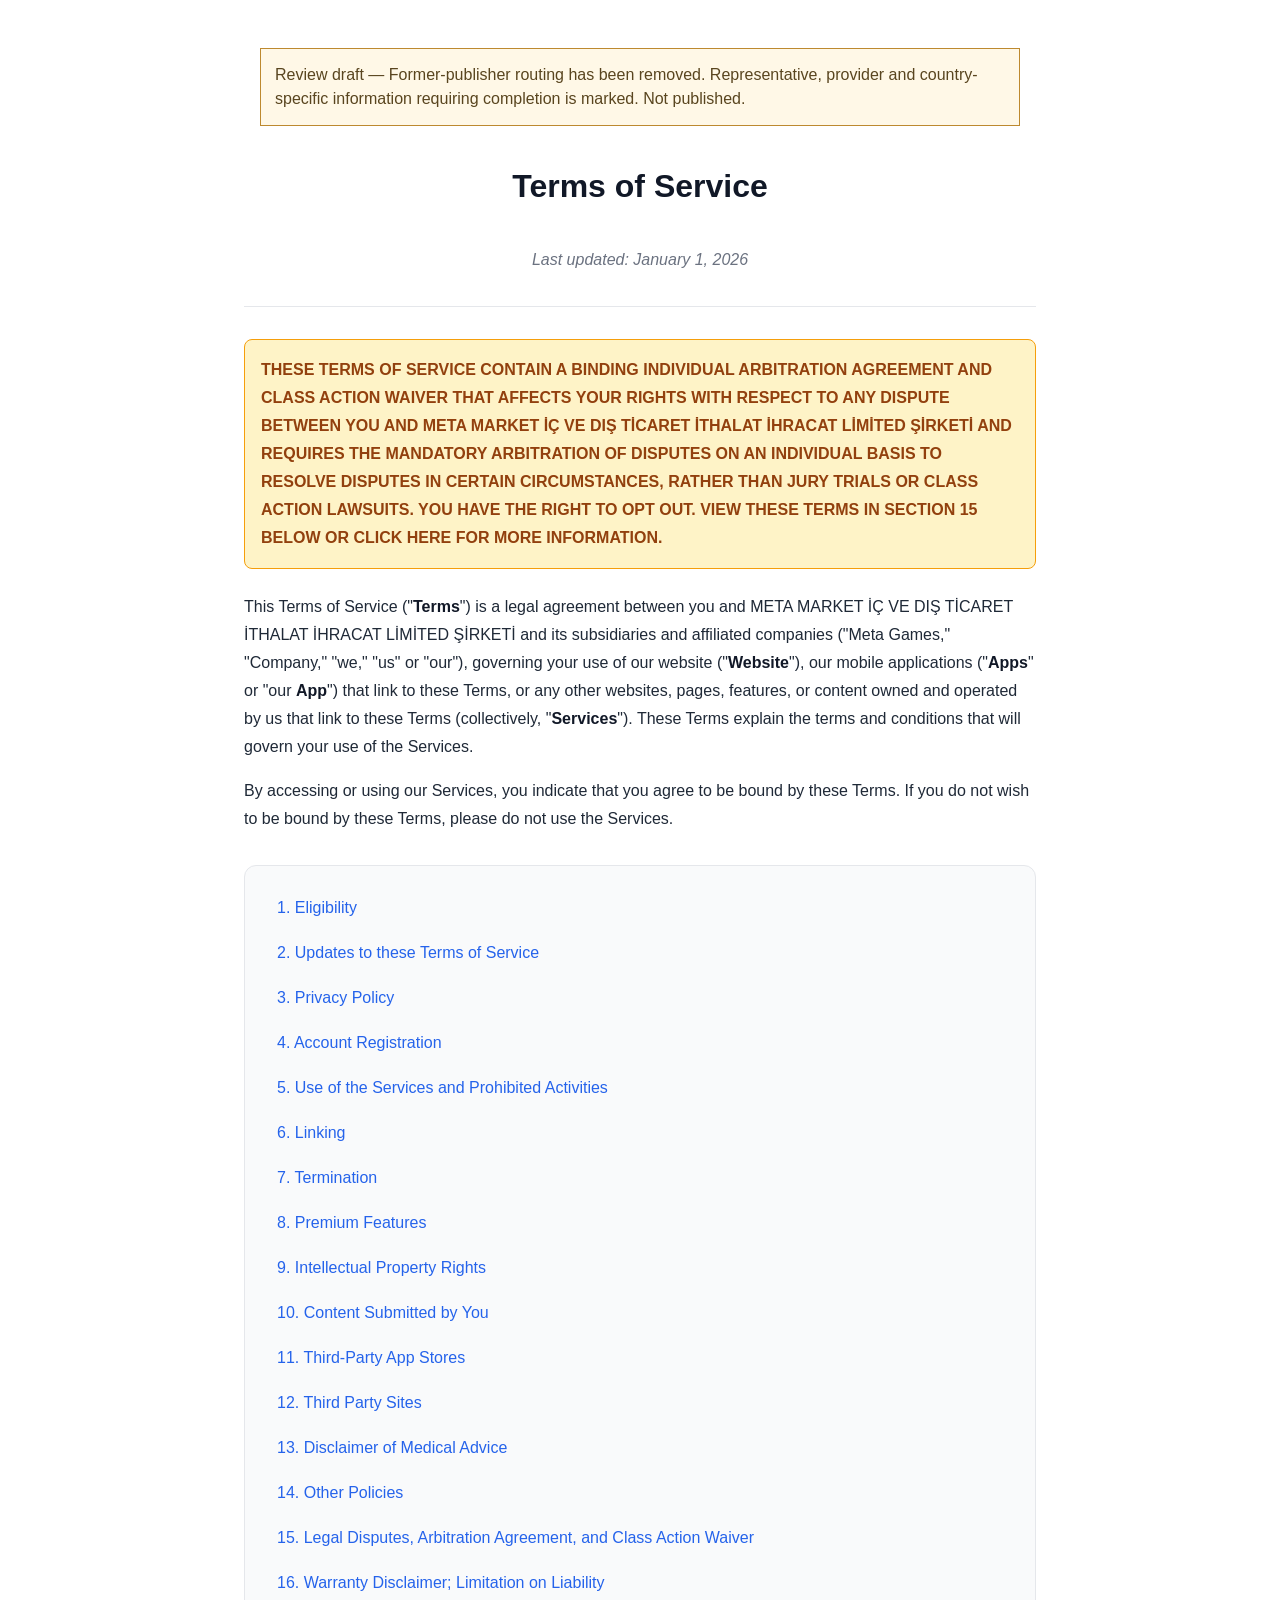
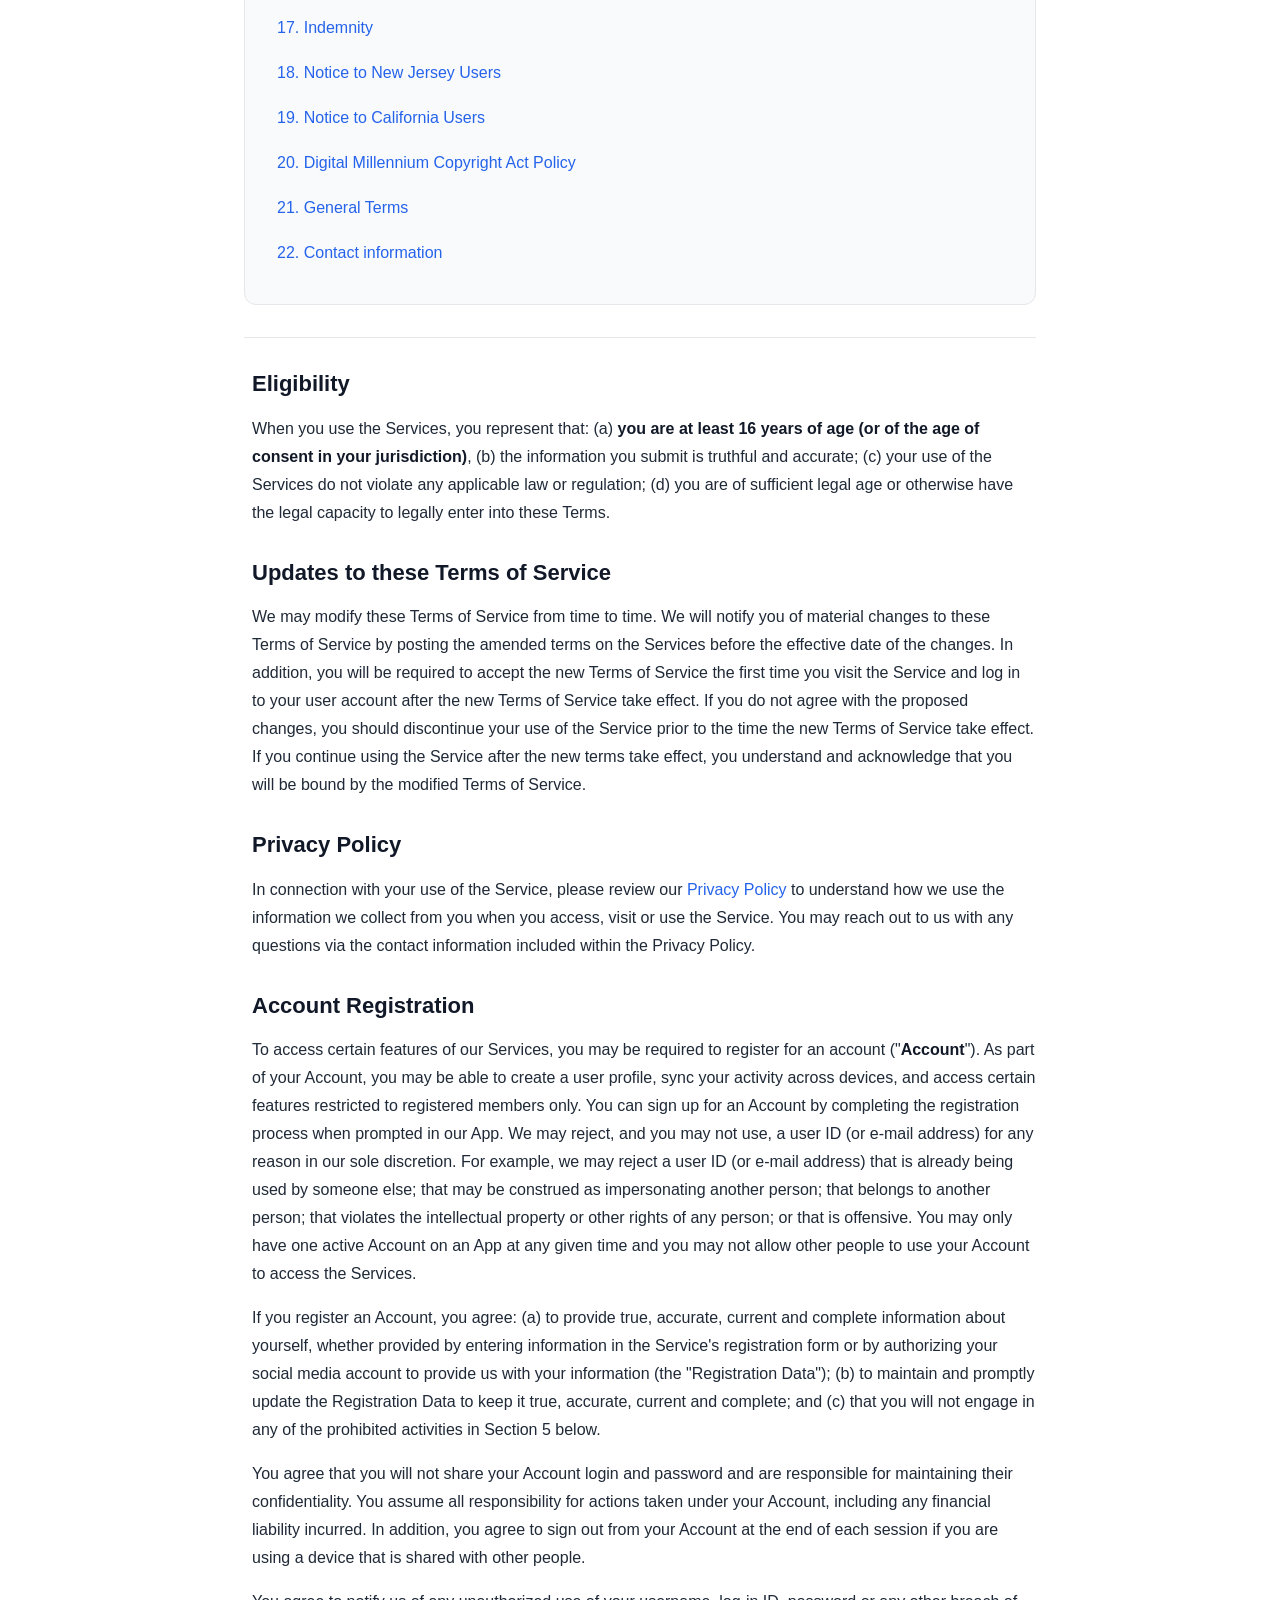
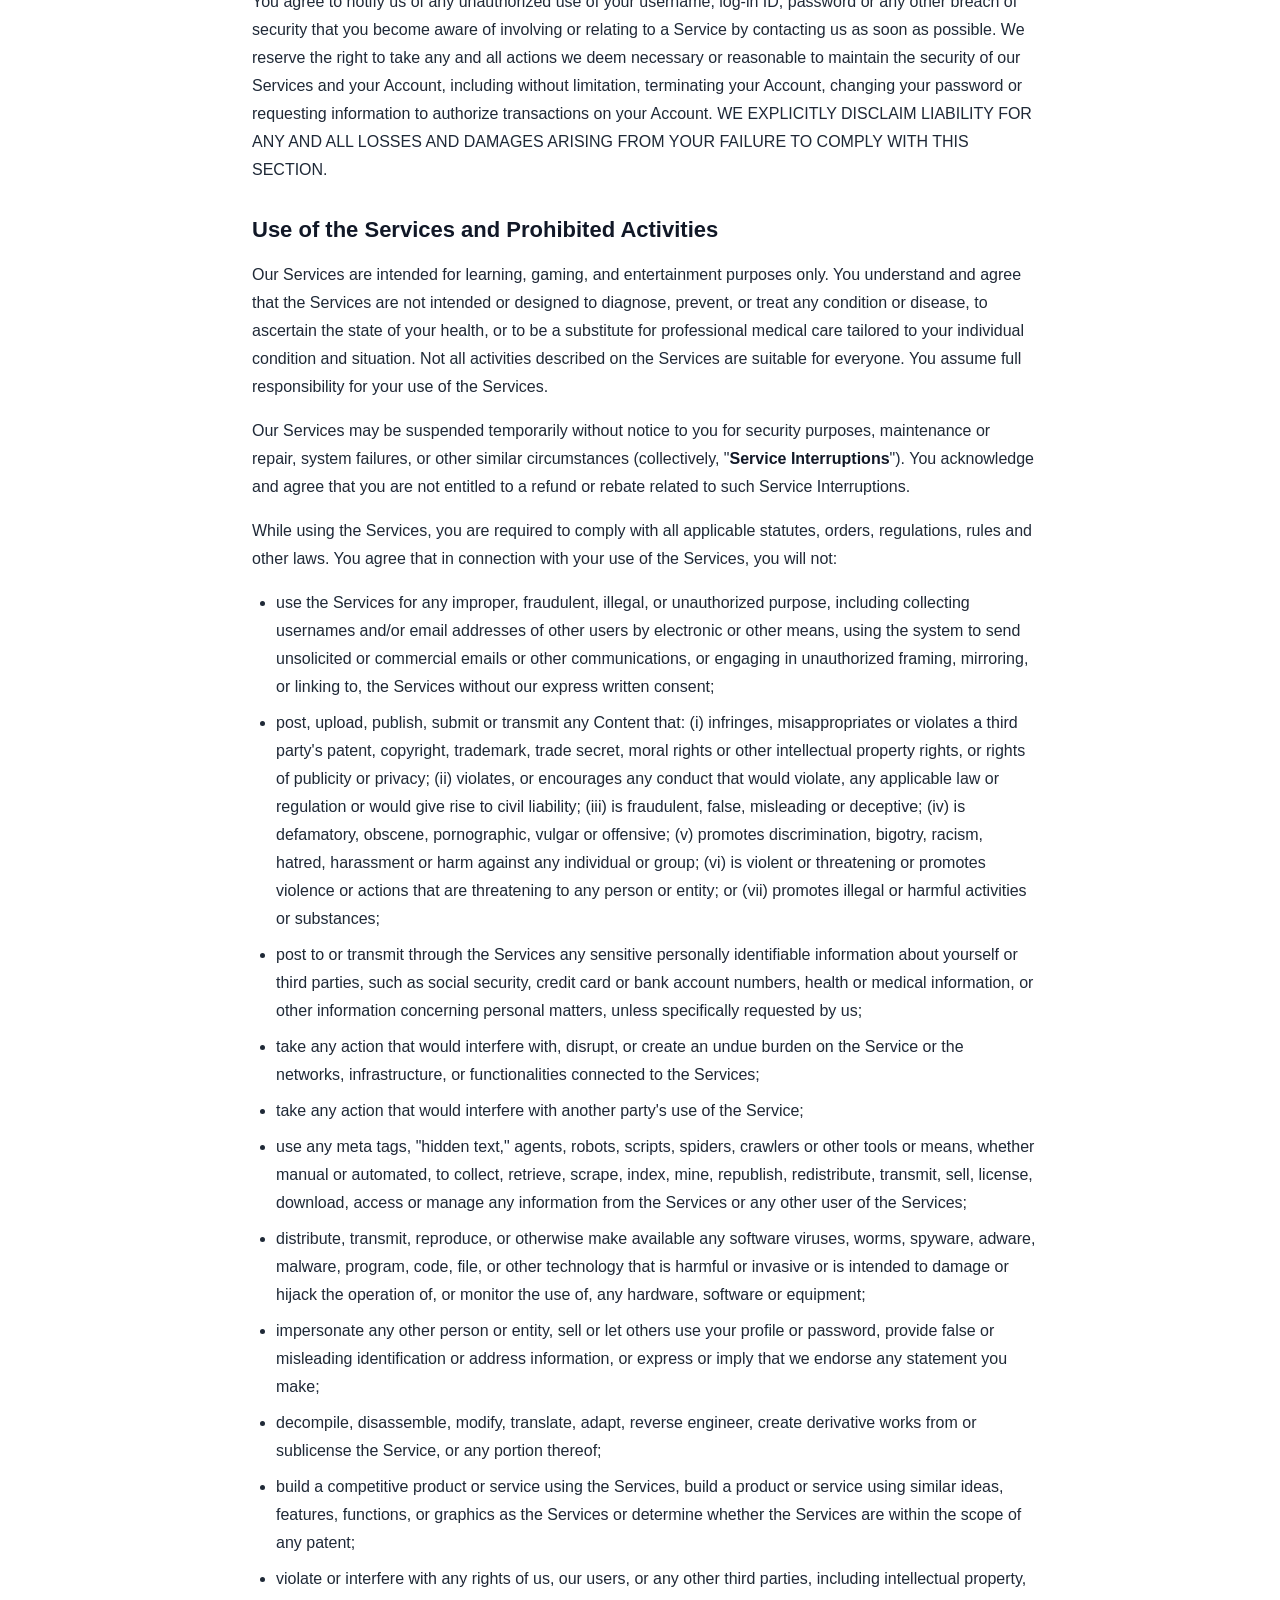
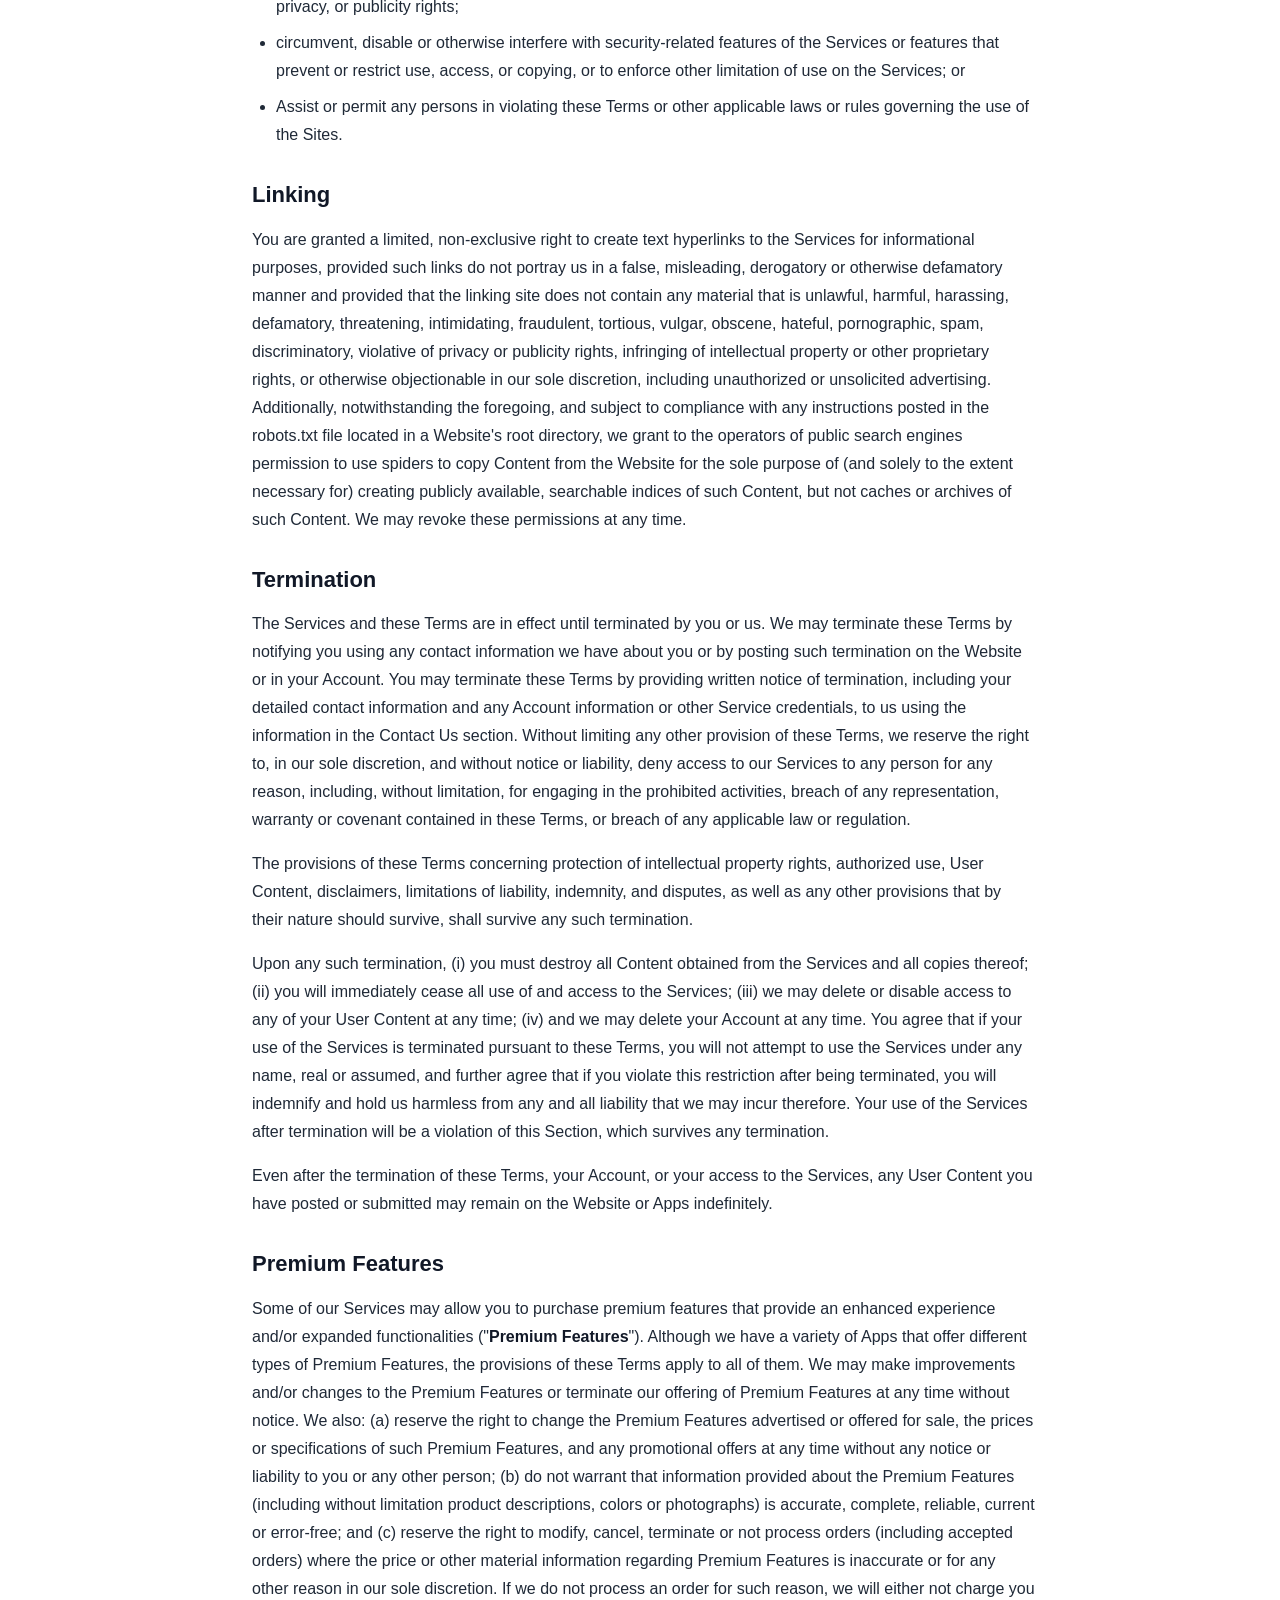
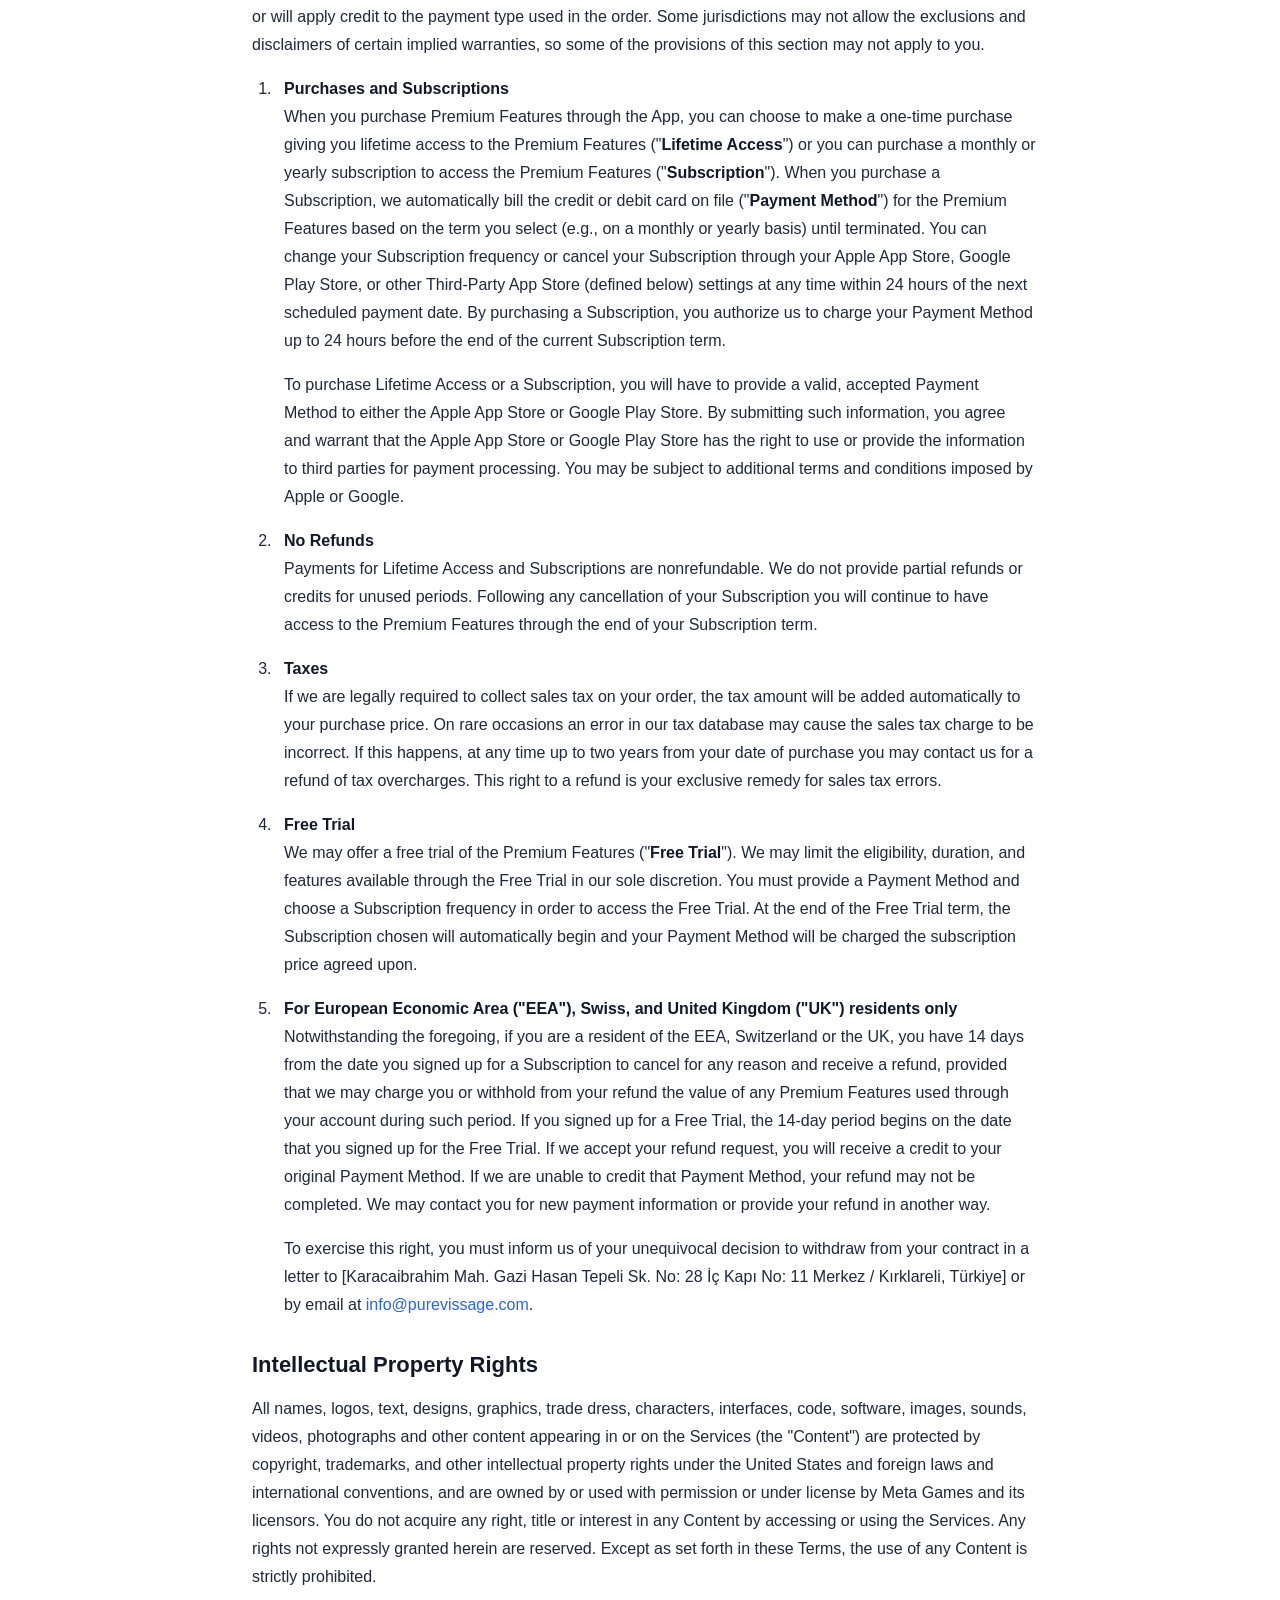
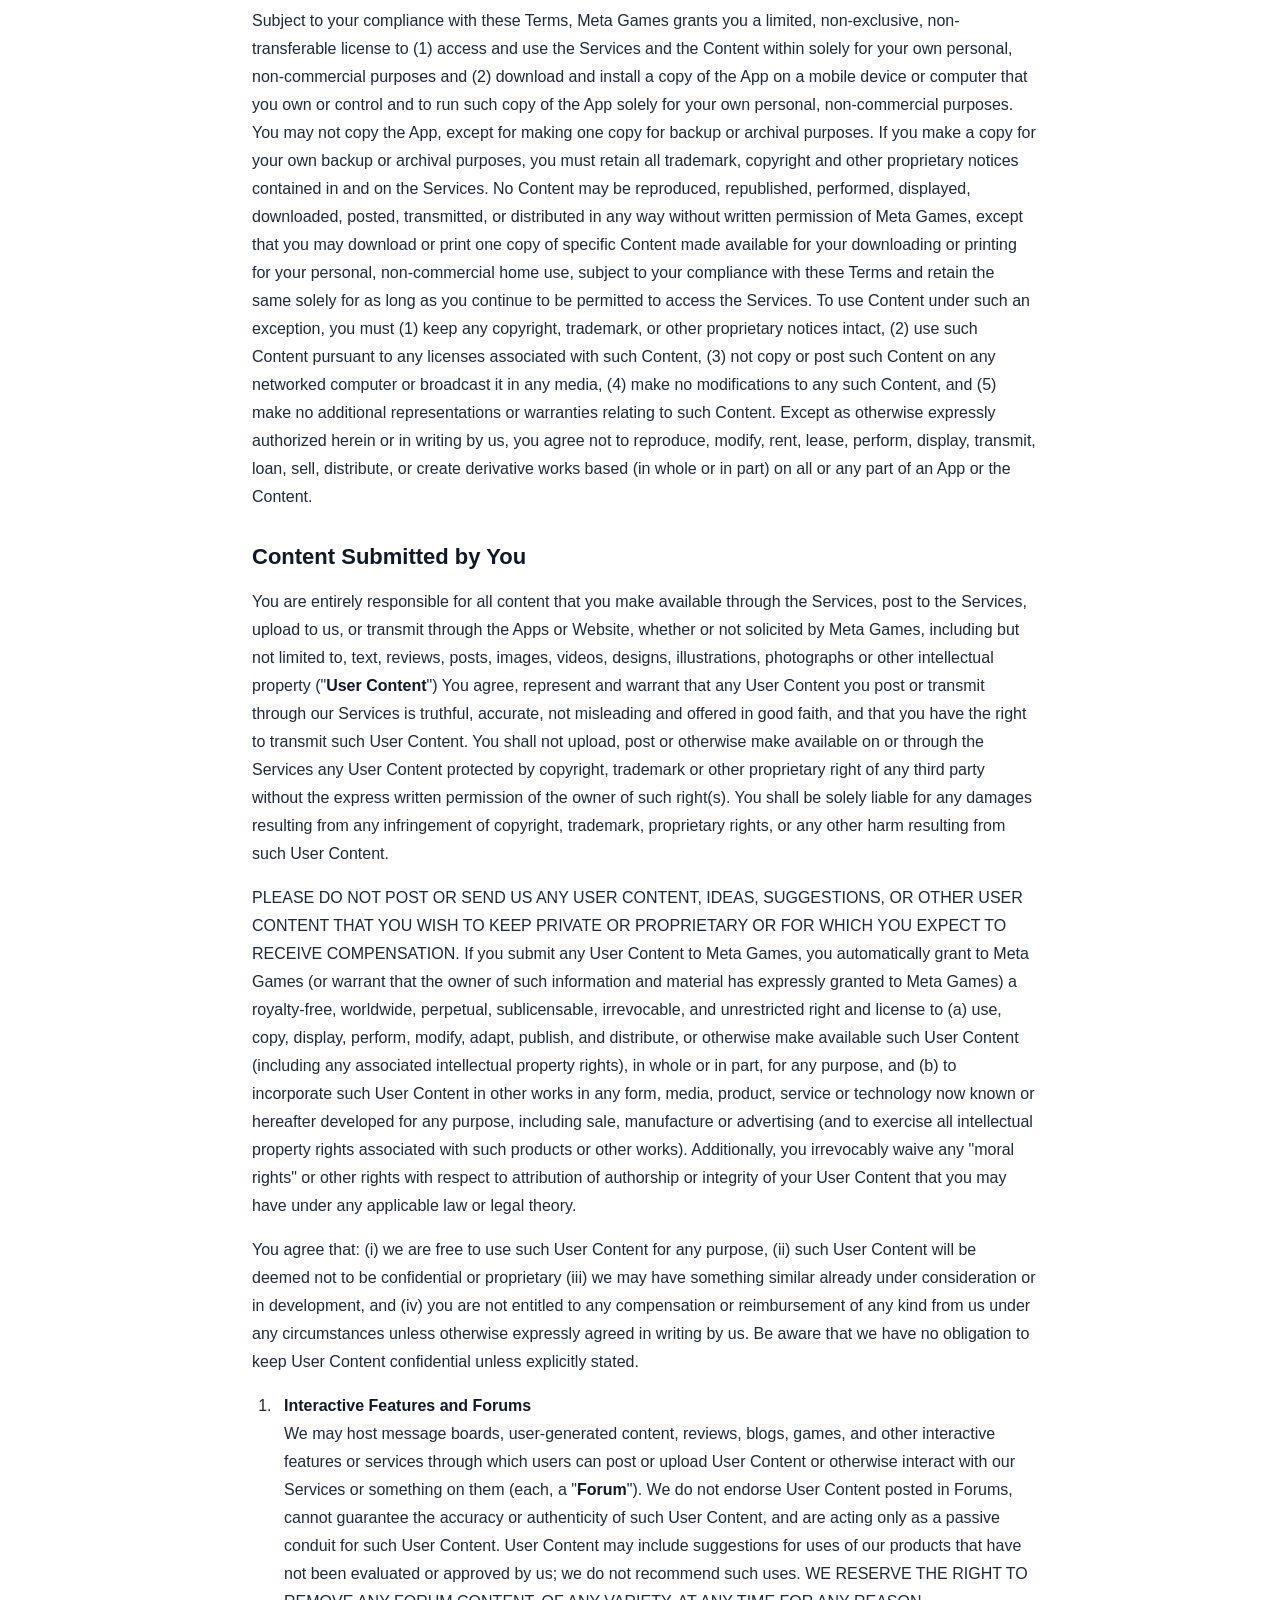
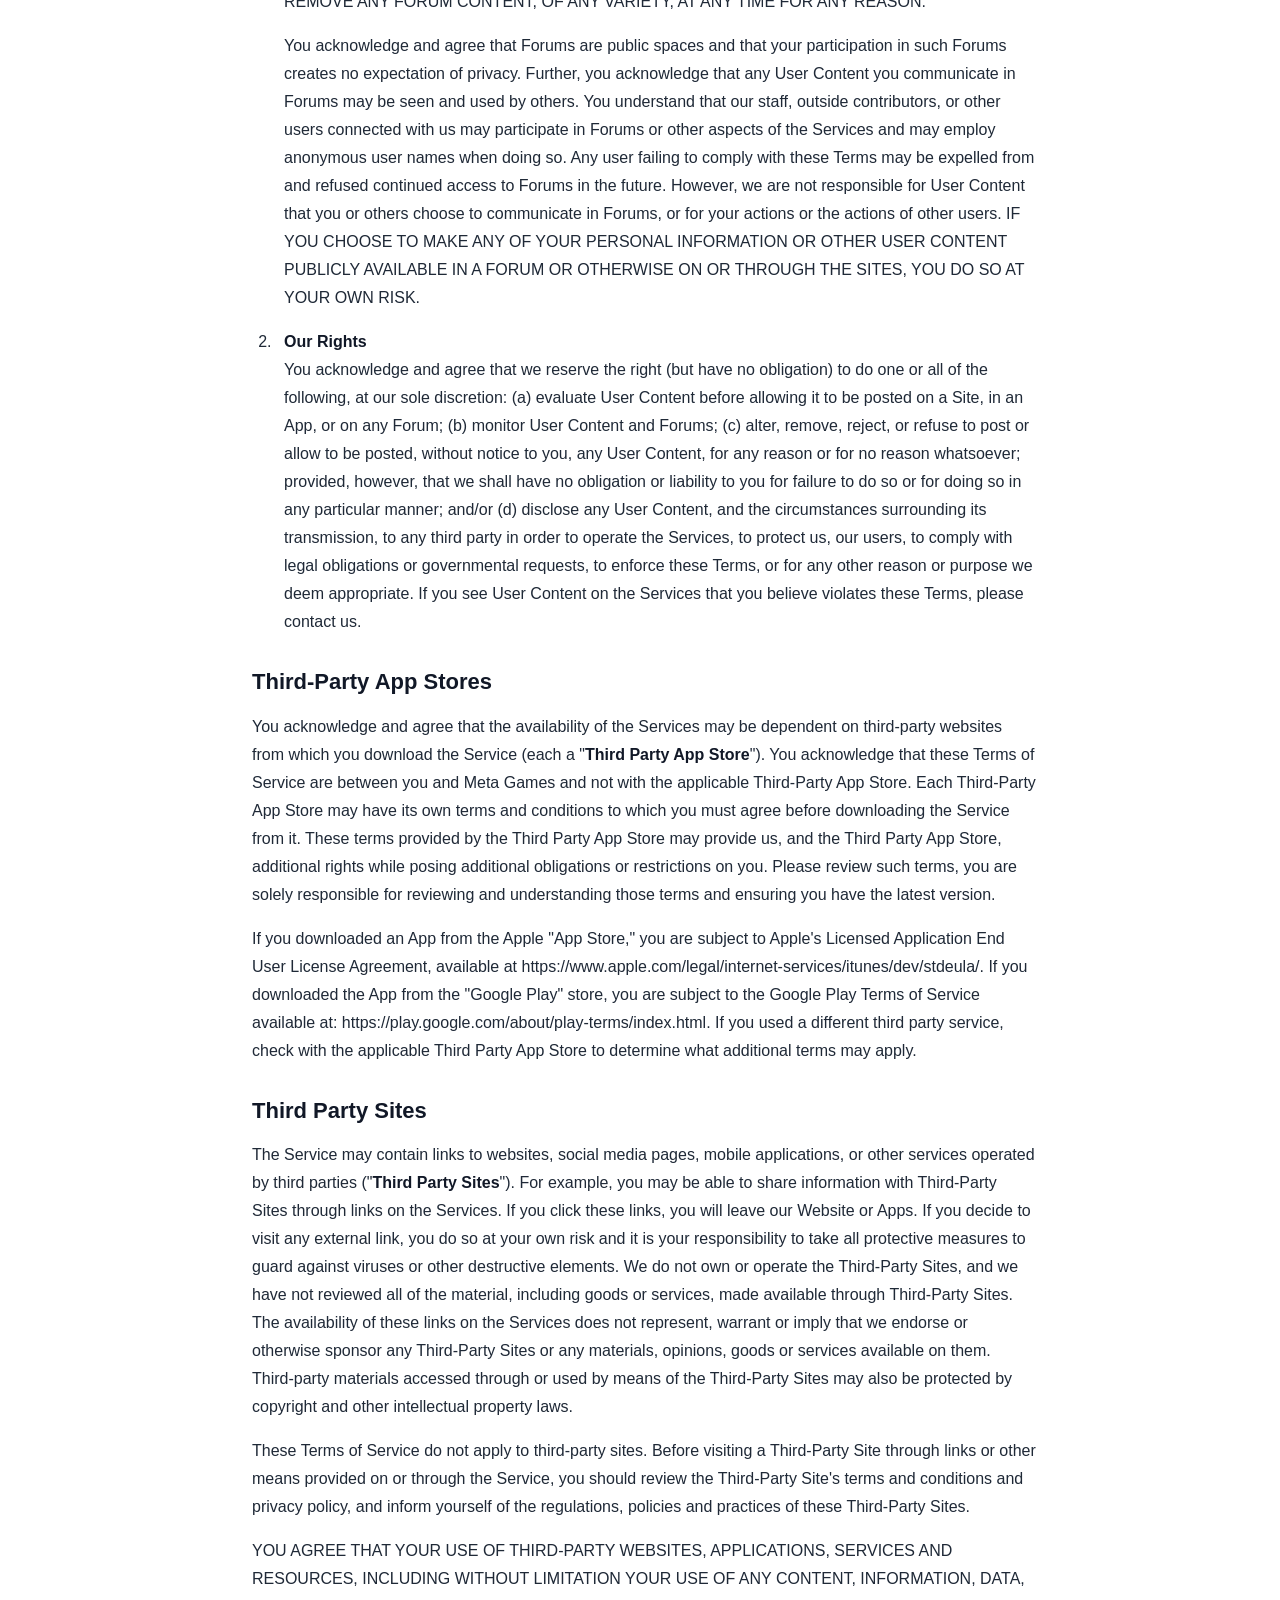
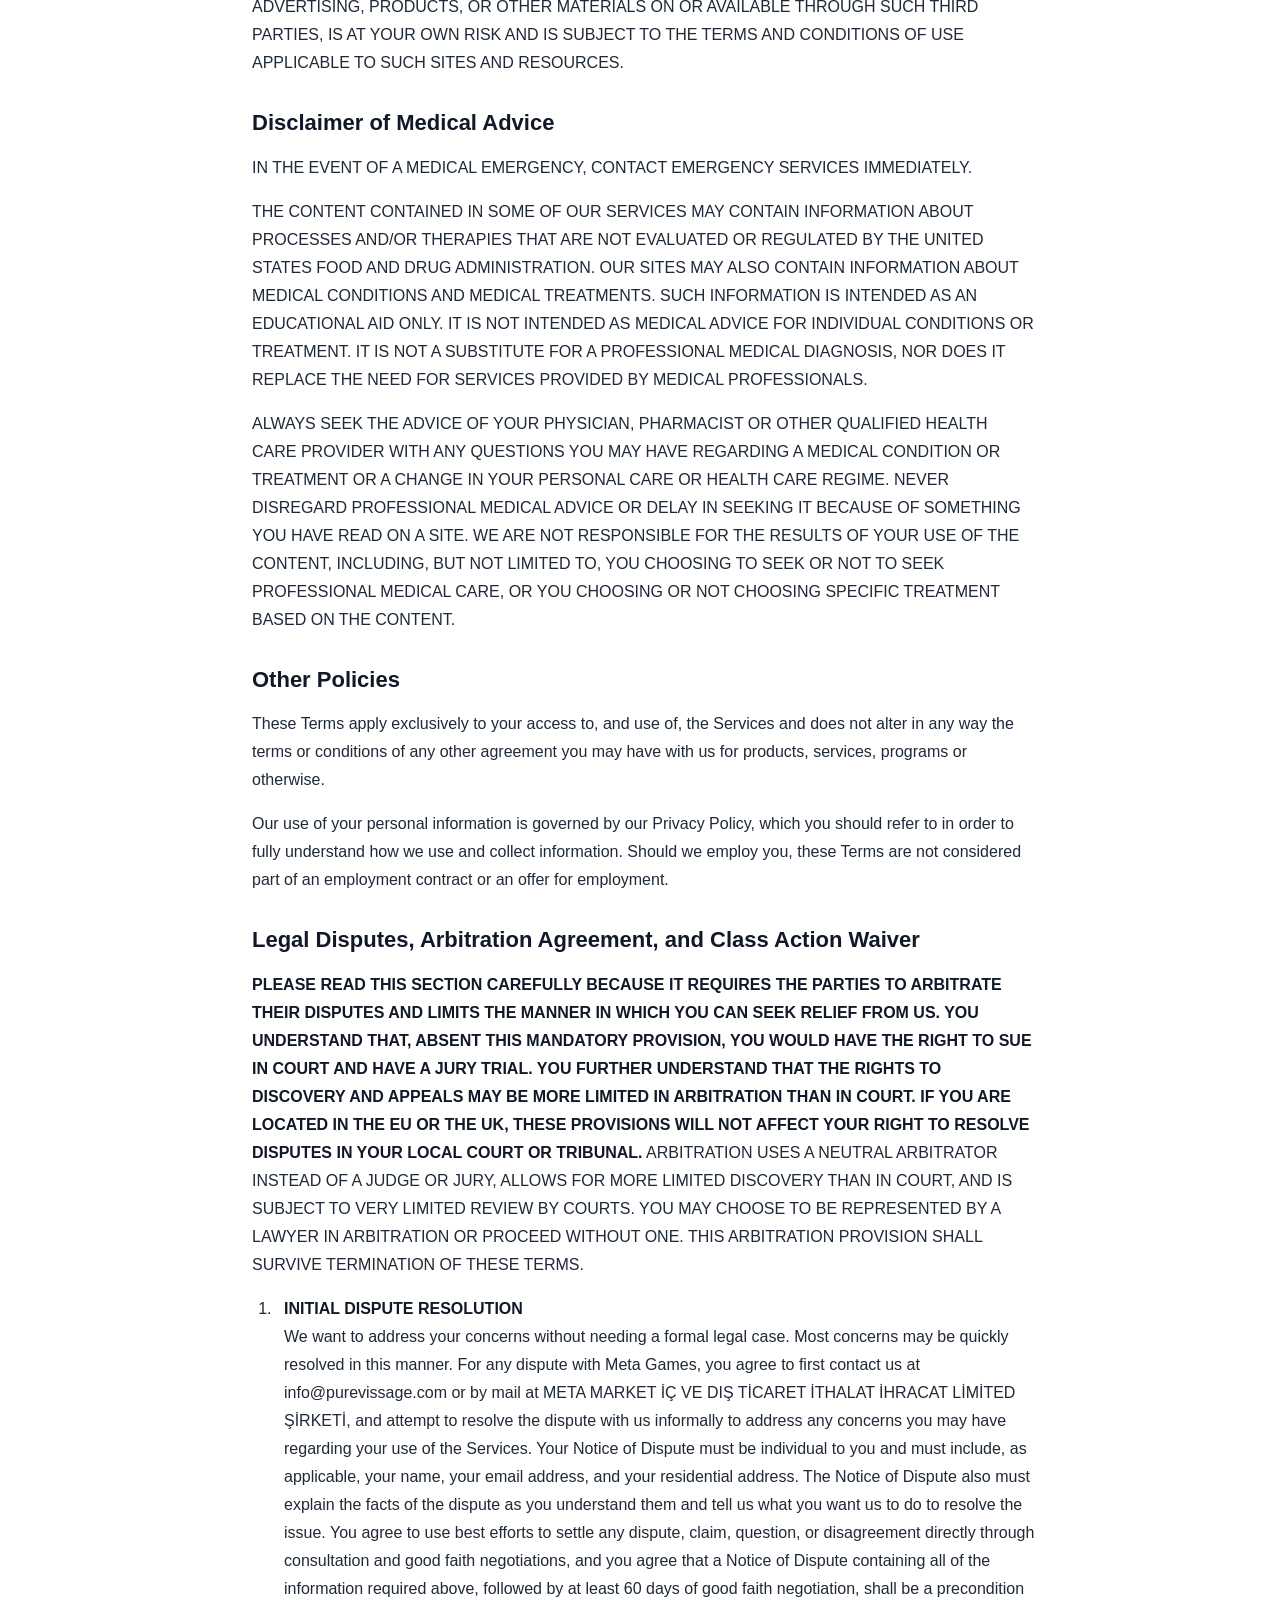
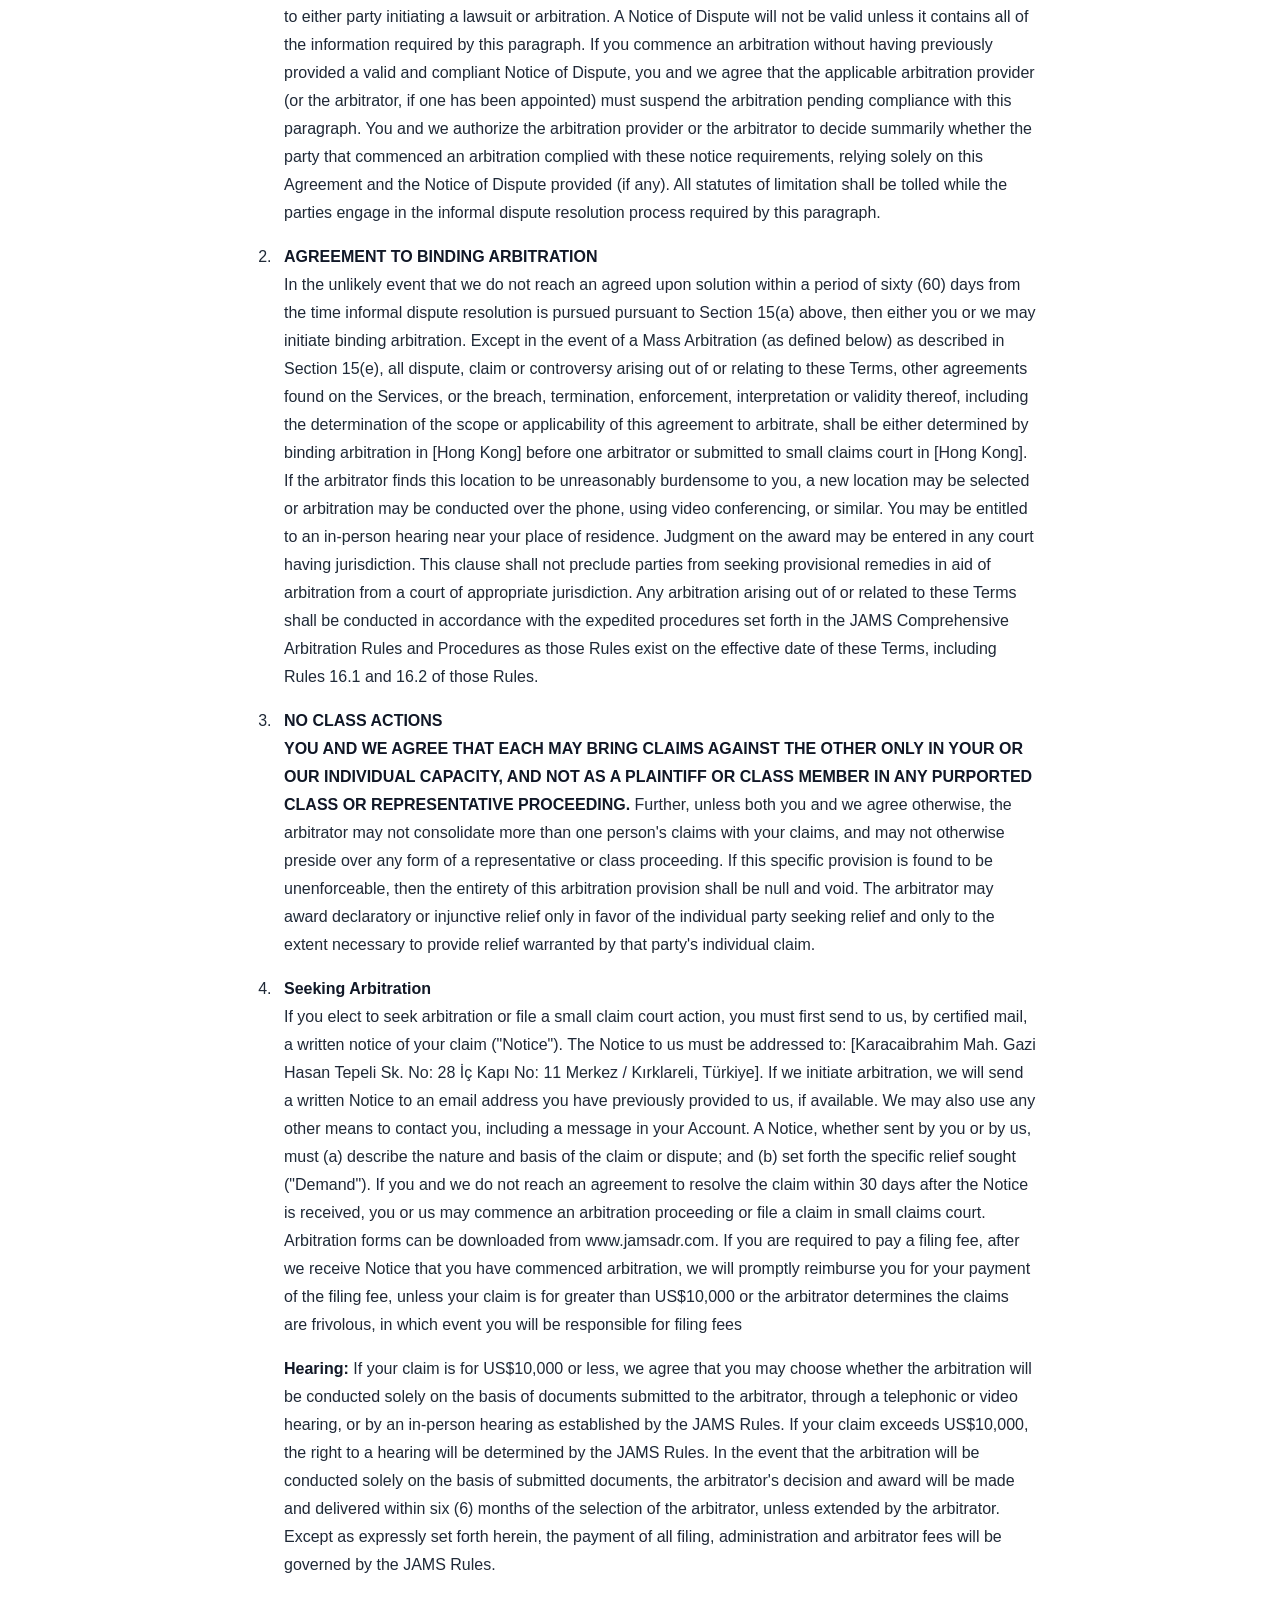
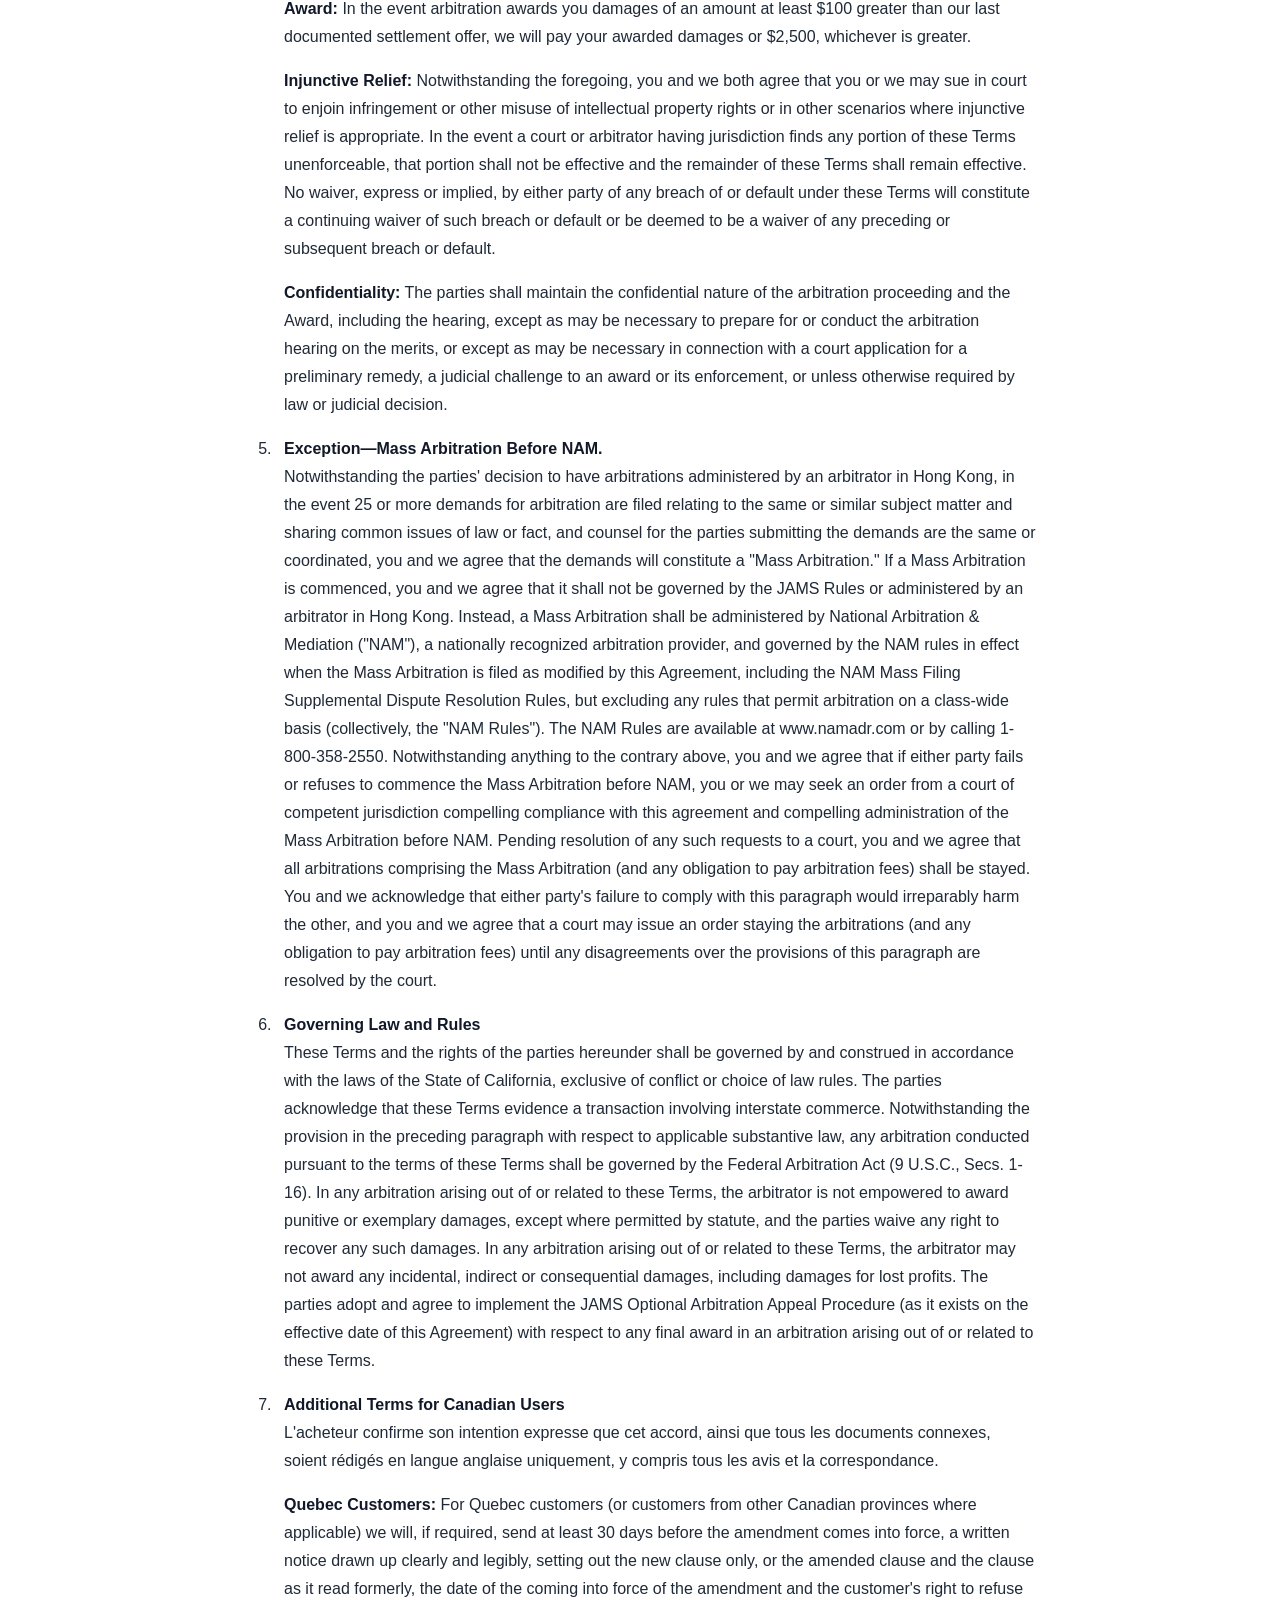
<file: penguidoku/terms.html>
<html>

<head>
    <meta content="text/html; charset=UTF-8" http-equiv="content-type">
    <meta name="viewport" content="width=device-width, initial-scale=1.0">
    <title>Terms of Service</title>
    <link rel="icon" href="/favicon.png" />
    <script>
        // 根据屏幕宽度设置根元素font-size
        // 基准：375px宽度 = 100px字体大小
        (function() {
            function setRootFontSize() {
                const baseWidth = 375;
                const baseFontSize = 100;
                const maxWidth = 375; // 超过此宽度使用固定字体大小
                
                const screenWidth = Math.min(document.documentElement.clientWidth, maxWidth);
                const fontSize = (screenWidth / baseWidth) * baseFontSize;
                
                document.documentElement.style.fontSize = fontSize + 'px';
            }

            // 初始化
            setRootFontSize();
            
            // 监听窗口大小变化
            window.addEventListener('resize', setRootFontSize);
            window.addEventListener('orientationchange', setRootFontSize);
        })();
    </script>
    <style type="text/css">
        :root {
            /* Colors */
            --color-primary: #2563eb;
            --color-primary-hover: #1d4ed8;
            --color-text: #1f2937;
            --color-text-light: #6b7280;
            --color-heading: #111827;
            --color-link: #2563eb;
            --color-link-hover: #1e40af;
            --color-bg: #ffffff;
            --color-bg-alt: #f9fafb;
            --color-border: #e5e7eb;
            
            /* Font Family */
            --font-sans: -apple-system, BlinkMacSystemFont, "Segoe UI", Roboto, "Helvetica Neue", Arial, sans-serif;
            
            /* Font Sizes */
            --fs-xs: 0.13rem;
            --fs-sm: 0.14rem;
            --fs-base: 0.16rem;
            --fs-md: 0.18rem;
            --fs-lg: 0.2rem;
            --fs-xl: 0.22rem;
            --fs-2xl: 0.24rem;
            --fs-3xl: 0.3rem;
            --fs-4xl: 0.32rem;
            
            /* Spacing */
            --space-1: 0.04rem;
            --space-2: 0.06rem;
            --space-3: 0.08rem;
            --space-4: 0.12rem;
            --space-5: 0.16rem;
            --space-6: 0.2rem;
            --space-7: 0.24rem;
            --space-8: 0.32rem;
            --space-9: 0.4rem;
        }

        * {
            box-sizing: border-box;
            margin: 0;
            padding: 0;
        }

        html {
            scroll-behavior: smooth;
        }

        body {
            font-family: var(--font-sans);
            font-size: var(--fs-base);
            line-height: 1.75;
            color: var(--color-text);
            background-color: var(--color-bg);
            padding: var(--space-8) var(--space-6);
            max-width: 8.32rem;
            margin: 0 auto;
        }

        /* Typography */
        h1, h2, h3, h4, h5, h6 {
            color: var(--color-heading);
            font-weight: 700;
            line-height: 1.3;
            margin-top: var(--space-8);
            margin-bottom: var(--space-5);
        }

        h1 {
            font-size: var(--fs-3xl);
            border-bottom: 2px solid var(--color-primary);
            padding-bottom: var(--space-3);
            margin-top: var(--space-9);
        }

        h2 {
            font-size: var(--fs-2xl);
            color: var(--color-primary);
        }

        h3 {
            font-size: var(--fs-lg);
        }

        h4 {
            font-size: var(--fs-md);
        }

        h5, h6 {
            font-size: var(--fs-base);
        }

        p {
            font-size: var(--fs-base);
            margin-bottom: var(--space-5);
        }

        /* Links */
        a {
            color: var(--color-link);
            text-decoration: none;
            border-bottom: 1px solid transparent;
            transition: all 0.2s ease;
            word-break: break-all;
        }

        a:hover { 
            color: var(--color-link-hover);
            border-bottom-color: var(--color-link-hover); 
        }

        a:active {
            color: var(--color-primary-hover);
        }

        /* Lists */
        ol, ul {
            margin: var(--space-5) 0;
            padding-left: var(--space-7);
        }

        li {
            font-size: var(--fs-base);
            margin-bottom: var(--space-3);
            line-height: 1.75;
        }

        ol > li {
            padding-left: var(--space-3);
        }

        ul > li {
            list-style-type: disc;
        }
        
        /* Nested lists */
        ol ol, ol ul, ul ol, ul ul {
            margin-top: var(--space-3);
            margin-bottom: var(--space-3);
        }

        /* Main title */
        .doc-title {
            font-size: var(--fs-4xl);
            font-weight: 800;
            text-align: center;
            color: var(--color-heading);
            margin: var(--space-8) 0 var(--space-5);
            padding-bottom: var(--space-5);
            border-bottom: none;
        }

        /* Last updated */
        .last-updated {
            text-align: center;
            font-style: italic;
            color: var(--color-text-light);
            margin-bottom: var(--space-8);
            padding-bottom: var(--space-8);
            border-bottom: 1px solid var(--color-border);
        }

        /* Warning box */
        .warning-box {
            background-color: #fef3c7;
            border: 1px solid #f59e0b;
            border-radius: var(--space-3);
            padding: var(--space-5);
            margin-bottom: var(--space-7);
            font-weight: 600;
            color: #92400e;
        }

        /* Table of Contents */
        .toc {
            background-color: var(--color-bg-alt);
            border-radius: var(--space-4);
            padding: var(--space-7) var(--space-8);
            margin: var(--space-8) 0;
            border: 1px solid var(--color-border);
        }

        .toc p {
            margin-bottom: var(--space-3);
        }

        .toc a {
            display: inline-block;
            padding: var(--space-1) 0;
            font-weight: 500;
        }

        .toc a:hover {
            transform: translateX(4px);
        }

        /* Section list */
        .section-list {
            list-style: none;
            padding-left: 0;
        }

        .section-list > li {
            margin-bottom: var(--space-8);
        }

        .section-list > li h1 {
            font-size: var(--fs-xl);
            margin-top: 0;
            border-bottom: none;
            padding-bottom: 0;
        }

        /* Subsection lists */
        .subsection-list {
            counter-reset: subsection;
            list-style: none;
            margin-top: var(--space-5);
        }

        .subsection-list > li {
            counter-increment: subsection;
            padding-left: var(--space-8);
            position: relative;
            margin-bottom: var(--space-5);
        }

        .subsection-list > li::before {
            content: counter(subsection, lower-alpha) ")";
            position: absolute;
            left: 0;
            font-weight: 600;
            color: var(--color-text-light);
        }

        /* Bold text */
        strong, b {
            font-weight: 600;
            color: var(--color-heading);
        }

        /* Italic text */
        em, i {
            font-style: italic;
        }
        
        /* Horizontal rule */
        hr { 
            border: none;
            border-top: 1px solid var(--color-border);
            margin: var(--space-8) 0;
        }

        /* Email links highlight */
        a[href^="mailto:"] {
            background: linear-gradient(to right, transparent 50%, rgba(37, 99, 235, 0.1) 50%);
            background-size: 200% 100%;
            background-position: 0 0;
            transition: background-position 0.3s ease;
        }

        a[href^="mailto:"]:hover {
            background-position: -100% 0;
        }

        /* Print styles */
        @media print {
            body {
                padding: 0;
                font-size: 12pt;
            }

            a {
                color: var(--color-text);
                text-decoration: underline;
            }

            .toc {
                background: none;
                border: 1px solid #ccc;
            }
        }
    </style>
</head>

<body class="doc-content"><aside id="legal-routing-review" style="margin:16px;padding:14px;border:1px solid #bd892f;background:#fff8e7;color:#59451f;line-height:1.5">Review draft — Former-publisher routing has been removed. Representative, provider and country-specific information requiring completion is marked. Not published.</aside>
    <div>
        <p></p>
    </div>
    <p class="doc-title">Terms of Service</p>
    <p class="last-updated">Last updated: January 1, 2026</p>
    
    <div class="warning-box">
        THESE TERMS OF SERVICE CONTAIN A BINDING INDIVIDUAL ARBITRATION AGREEMENT AND CLASS ACTION WAIVER THAT AFFECTS YOUR RIGHTS WITH RESPECT TO ANY DISPUTE BETWEEN YOU AND META MARKET İÇ VE DIŞ TİCARET İTHALAT İHRACAT LİMİTED ŞİRKETİ AND REQUIRES THE MANDATORY ARBITRATION OF DISPUTES ON AN INDIVIDUAL BASIS TO RESOLVE DISPUTES IN CERTAIN CIRCUMSTANCES, RATHER THAN JURY TRIALS OR CLASS ACTION LAWSUITS. YOU HAVE THE RIGHT TO OPT OUT. VIEW THESE TERMS IN SECTION 15 BELOW OR CLICK HERE FOR MORE INFORMATION.
    </div>

    <p>This Terms of Service ("<strong>Terms</strong>") is a legal agreement between you and META MARKET İÇ VE DIŞ TİCARET İTHALAT İHRACAT LİMİTED ŞİRKETİ and its subsidiaries and affiliated companies ("Meta Games," "Company," "we," "us" or "our"), governing your use of our website ("<strong>Website</strong>"), our mobile applications ("<strong>Apps</strong>" or "our <strong>App</strong>") that link to these Terms, or any other websites, pages, features, or content owned and operated by us that link to these Terms (collectively, "<strong>Services</strong>"). These Terms explain the terms and conditions that will govern your use of the Services.</p>

    <p>By accessing or using our Services, you indicate that you agree to be bound by these Terms. If you do not wish to be bound by these Terms, please do not use the Services.</p>

    <div class="toc">
        <p><a href="#s1">1. Eligibility</a></p>
        <p><a href="#s2">2. Updates to these Terms of Service</a></p>
        <p><a href="#s3">3. Privacy Policy</a></p>
        <p><a href="#s4">4. Account Registration</a></p>
        <p><a href="#s5">5. Use of the Services and Prohibited Activities</a></p>
        <p><a href="#s6">6. Linking</a></p>
        <p><a href="#s7">7. Termination</a></p>
        <p><a href="#s8">8. Premium Features</a></p>
        <p><a href="#s9">9. Intellectual Property Rights</a></p>
        <p><a href="#s10">10. Content Submitted by You</a></p>
        <p><a href="#s11">11. Third-Party App Stores</a></p>
        <p><a href="#s12">12. Third Party Sites</a></p>
        <p><a href="#s13">13. Disclaimer of Medical Advice</a></p>
        <p><a href="#s14">14. Other Policies</a></p>
        <p><a href="#s15">15. Legal Disputes, Arbitration Agreement, and Class Action Waiver</a></p>
        <p><a href="#s16">16. Warranty Disclaimer; Limitation on Liability</a></p>
        <p><a href="#s17">17. Indemnity</a></p>
        <p><a href="#s18">18. Notice to New Jersey Users</a></p>
        <p><a href="#s19">19. Notice to California Users</a></p>
        <p><a href="#s20">20. Digital Millennium Copyright Act Policy</a></p>
        <p><a href="#s21">21. General Terms</a></p>
        <p><a href="#s22">22. Contact information</a></p>
    </div>

    <hr>

    <ol class="section-list">
        <li id="s1">
            <h1>Eligibility</h1>
            <p>When you use the Services, you represent that: (a) <strong>you are at least 16 years of age (or of the age of consent in your jurisdiction)</strong>, (b) the information you submit is truthful and accurate; (c) your use of the Services do not violate any applicable law or regulation; (d) you are of sufficient legal age or otherwise have the legal capacity to legally enter into these Terms.</p>
        </li>

        <li id="s2">
            <h1>Updates to these Terms of Service</h1>
            <p>We may modify these Terms of Service from time to time. We will notify you of material changes to these Terms of Service by posting the amended terms on the Services before the effective date of the changes. In addition, you will be required to accept the new Terms of Service the first time you visit the Service and log in to your user account after the new Terms of Service take effect. If you do not agree with the proposed changes, you should discontinue your use of the Service prior to the time the new Terms of Service take effect. If you continue using the Service after the new terms take effect, you understand and acknowledge that you will be bound by the modified Terms of Service.</p>
        </li>

        <li id="s3">
            <h1>Privacy Policy</h1>
            <p>In connection with your use of the Service, please review our <a href="privacy.html">Privacy Policy</a> to understand how we use the information we collect from you when you access, visit or use the Service. You may reach out to us with any questions via the contact information included within the Privacy Policy.</p>
        </li>

        <li id="s4">
            <h1>Account Registration</h1>
            <p>To access certain features of our Services, you may be required to register for an account ("<strong>Account</strong>"). As part of your Account, you may be able to create a user profile, sync your activity across devices, and access certain features restricted to registered members only. You can sign up for an Account by completing the registration process when prompted in our App. We may reject, and you may not use, a user ID (or e-mail address) for any reason in our sole discretion. For example, we may reject a user ID (or e-mail address) that is already being used by someone else; that may be construed as impersonating another person; that belongs to another person; that violates the intellectual property or other rights of any person; or that is offensive. You may only have one active Account on an App at any given time and you may not allow other people to use your Account to access the Services.</p>
            <p>If you register an Account, you agree: (a) to provide true, accurate, current and complete information about yourself, whether provided by entering information in the Service's registration form or by authorizing your social media account to provide us with your information (the "Registration Data"); (b) to maintain and promptly update the Registration Data to keep it true, accurate, current and complete; and (c) that you will not engage in any of the prohibited activities in Section 5 below.</p>
            <p>You agree that you will not share your Account login and password and are responsible for maintaining their confidentiality. You assume all responsibility for actions taken under your Account, including any financial liability incurred. In addition, you agree to sign out from your Account at the end of each session if you are using a device that is shared with other people.</p>
            <p>You agree to notify us of any unauthorized use of your username, log-in ID, password or any other breach of security that you become aware of involving or relating to a Service by contacting us as soon as possible. We reserve the right to take any and all actions we deem necessary or reasonable to maintain the security of our Services and your Account, including without limitation, terminating your Account, changing your password or requesting information to authorize transactions on your Account. WE EXPLICITLY DISCLAIM LIABILITY FOR ANY AND ALL LOSSES AND DAMAGES ARISING FROM YOUR FAILURE TO COMPLY WITH THIS SECTION.</p>
        </li>

        <li id="s5">
            <h1>Use of the Services and Prohibited Activities</h1>
            <p>Our Services are intended for learning, gaming, and entertainment purposes only. You understand and agree that the Services are not intended or designed to diagnose, prevent, or treat any condition or disease, to ascertain the state of your health, or to be a substitute for professional medical care tailored to your individual condition and situation. Not all activities described on the Services are suitable for everyone. You assume full responsibility for your use of the Services.</p>
            <p>Our Services may be suspended temporarily without notice to you for security purposes, maintenance or repair, system failures, or other similar circumstances (collectively, "<strong>Service Interruptions</strong>"). You acknowledge and agree that you are not entitled to a refund or rebate related to such Service Interruptions.</p>
            <p>While using the Services, you are required to comply with all applicable statutes, orders, regulations, rules and other laws. You agree that in connection with your use of the Services, you will not:</p>
            <ul>
                <li>use the Services for any improper, fraudulent, illegal, or unauthorized purpose, including collecting usernames and/or email addresses of other users by electronic or other means, using the system to send unsolicited or commercial emails or other communications, or engaging in unauthorized framing, mirroring, or linking to, the Services without our express written consent;</li>
                <li>post, upload, publish, submit or transmit any Content that: (i) infringes, misappropriates or violates a third party's patent, copyright, trademark, trade secret, moral rights or other intellectual property rights, or rights of publicity or privacy; (ii) violates, or encourages any conduct that would violate, any applicable law or regulation or would give rise to civil liability; (iii) is fraudulent, false, misleading or deceptive; (iv) is defamatory, obscene, pornographic, vulgar or offensive; (v) promotes discrimination, bigotry, racism, hatred, harassment or harm against any individual or group; (vi) is violent or threatening or promotes violence or actions that are threatening to any person or entity; or (vii) promotes illegal or harmful activities or substances;</li>
                <li>post to or transmit through the Services any sensitive personally identifiable information about yourself or third parties, such as social security, credit card or bank account numbers, health or medical information, or other information concerning personal matters, unless specifically requested by us;</li>
                <li>take any action that would interfere with, disrupt, or create an undue burden on the Service or the networks, infrastructure, or functionalities connected to the Services;</li>
                <li>take any action that would interfere with another party's use of the Service;</li>
                <li>use any meta tags, "hidden text," agents, robots, scripts, spiders, crawlers or other tools or means, whether manual or automated, to collect, retrieve, scrape, index, mine, republish, redistribute, transmit, sell, license, download, access or manage any information from the Services or any other user of the Services;</li>
                <li>distribute, transmit, reproduce, or otherwise make available any software viruses, worms, spyware, adware, malware, program, code, file, or other technology that is harmful or invasive or is intended to damage or hijack the operation of, or monitor the use of, any hardware, software or equipment;</li>
                <li>impersonate any other person or entity, sell or let others use your profile or password, provide false or misleading identification or address information, or express or imply that we endorse any statement you make;</li>
                <li>decompile, disassemble, modify, translate, adapt, reverse engineer, create derivative works from or sublicense the Service, or any portion thereof;</li>
                <li>build a competitive product or service using the Services, build a product or service using similar ideas, features, functions, or graphics as the Services or determine whether the Services are within the scope of any patent;</li>
                <li>violate or interfere with any rights of us, our users, or any other third parties, including intellectual property, privacy, or publicity rights;</li>
                <li>circumvent, disable or otherwise interfere with security-related features of the Services or features that prevent or restrict use, access, or copying, or to enforce other limitation of use on the Services; or</li>
                <li>Assist or permit any persons in violating these Terms or other applicable laws or rules governing the use of the Sites.</li>
    </ul>
        </li>

        <li id="s6">
            <h1>Linking</h1>
            <p>You are granted a limited, non-exclusive right to create text hyperlinks to the Services for informational purposes, provided such links do not portray us in a false, misleading, derogatory or otherwise defamatory manner and provided that the linking site does not contain any material that is unlawful, harmful, harassing, defamatory, threatening, intimidating, fraudulent, tortious, vulgar, obscene, hateful, pornographic, spam, discriminatory, violative of privacy or publicity rights, infringing of intellectual property or other proprietary rights, or otherwise objectionable in our sole discretion, including unauthorized or unsolicited advertising. Additionally, notwithstanding the foregoing, and subject to compliance with any instructions posted in the robots.txt file located in a Website's root directory, we grant to the operators of public search engines permission to use spiders to copy Content from the Website for the sole purpose of (and solely to the extent necessary for) creating publicly available, searchable indices of such Content, but not caches or archives of such Content. We may revoke these permissions at any time.</p>
        </li>

        <li id="s7">
            <h1>Termination</h1>
            <p>The Services and these Terms are in effect until terminated by you or us. We may terminate these Terms by notifying you using any contact information we have about you or by posting such termination on the Website or in your Account. You may terminate these Terms by providing written notice of termination, including your detailed contact information and any Account information or other Service credentials, to us using the information in the Contact Us section. Without limiting any other provision of these Terms, we reserve the right to, in our sole discretion, and without notice or liability, deny access to our Services to any person for any reason, including, without limitation, for engaging in the prohibited activities, breach of any representation, warranty or covenant contained in these Terms, or breach of any applicable law or regulation.</p>
            <p>The provisions of these Terms concerning protection of intellectual property rights, authorized use, User Content, disclaimers, limitations of liability, indemnity, and disputes, as well as any other provisions that by their nature should survive, shall survive any such termination.</p>
            <p>Upon any such termination, (i) you must destroy all Content obtained from the Services and all copies thereof; (ii) you will immediately cease all use of and access to the Services; (iii) we may delete or disable access to any of your User Content at any time; (iv) and we may delete your Account at any time. You agree that if your use of the Services is terminated pursuant to these Terms, you will not attempt to use the Services under any name, real or assumed, and further agree that if you violate this restriction after being terminated, you will indemnify and hold us harmless from any and all liability that we may incur therefore. Your use of the Services after termination will be a violation of this Section, which survives any termination.</p>
            <p>Even after the termination of these Terms, your Account, or your access to the Services, any User Content you have posted or submitted may remain on the Website or Apps indefinitely.</p>
        </li>

        <li id="s8">
            <h1>Premium Features</h1>
            <p>Some of our Services may allow you to purchase premium features that provide an enhanced experience and/or expanded functionalities ("<strong>Premium Features</strong>"). Although we have a variety of Apps that offer different types of Premium Features, the provisions of these Terms apply to all of them. We may make improvements and/or changes to the Premium Features or terminate our offering of Premium Features at any time without notice. We also: (a) reserve the right to change the Premium Features advertised or offered for sale, the prices or specifications of such Premium Features, and any promotional offers at any time without any notice or liability to you or any other person; (b) do not warrant that information provided about the Premium Features (including without limitation product descriptions, colors or photographs) is accurate, complete, reliable, current or error-free; and (c) reserve the right to modify, cancel, terminate or not process orders (including accepted orders) where the price or other material information regarding Premium Features is inaccurate or for any other reason in our sole discretion. If we do not process an order for such reason, we will either not charge you or will apply credit to the payment type used in the order. Some jurisdictions may not allow the exclusions and disclaimers of certain implied warranties, so some of the provisions of this section may not apply to you.</p>
            <ol>
                <li><strong>Purchases and Subscriptions</strong>
                    <p>When you purchase Premium Features through the App, you can choose to make a one-time purchase giving you lifetime access to the Premium Features ("<strong>Lifetime Access</strong>") or you can purchase a monthly or yearly subscription to access the Premium Features ("<strong>Subscription</strong>"). When you purchase a Subscription, we automatically bill the credit or debit card on file ("<strong>Payment Method</strong>") for the Premium Features based on the term you select (e.g., on a monthly or yearly basis) until terminated. You can change your Subscription frequency or cancel your Subscription through your Apple App Store, Google Play Store, or other Third-Party App Store (defined below) settings at any time within 24 hours of the next scheduled payment date. By purchasing a Subscription, you authorize us to charge your Payment Method up to 24 hours before the end of the current Subscription term.</p>
                    <p>To purchase Lifetime Access or a Subscription, you will have to provide a valid, accepted Payment Method to either the Apple App Store or Google Play Store. By submitting such information, you agree and warrant that the Apple App Store or Google Play Store has the right to use or provide the information to third parties for payment processing. You may be subject to additional terms and conditions imposed by Apple or Google.</p>
        </li>
                <li><strong>No Refunds</strong>
                    <p>Payments for Lifetime Access and Subscriptions are nonrefundable. We do not provide partial refunds or credits for unused periods. Following any cancellation of your Subscription you will continue to have access to the Premium Features through the end of your Subscription term.</p>
        </li>
                <li><strong>Taxes</strong>
                    <p>If we are legally required to collect sales tax on your order, the tax amount will be added automatically to your purchase price. On rare occasions an error in our tax database may cause the sales tax charge to be incorrect. If this happens, at any time up to two years from your date of purchase you may contact us for a refund of tax overcharges. This right to a refund is your exclusive remedy for sales tax errors.</p>
        </li>
                <li><strong>Free Trial</strong>
                    <p>We may offer a free trial of the Premium Features ("<strong>Free Trial</strong>"). We may limit the eligibility, duration, and features available through the Free Trial in our sole discretion. You must provide a Payment Method and choose a Subscription frequency in order to access the Free Trial. At the end of the Free Trial term, the Subscription chosen will automatically begin and your Payment Method will be charged the subscription price agreed upon.</p>
        </li>
                <li><strong>For European Economic Area ("EEA"), Swiss, and United Kingdom ("UK") residents only</strong>
                    <p>Notwithstanding the foregoing, if you are a resident of the EEA, Switzerland or the UK, you have 14 days from the date you signed up for a Subscription to cancel for any reason and receive a refund, provided that we may charge you or withhold from your refund the value of any Premium Features used through your account during such period. If you signed up for a Free Trial, the 14-day period begins on the date that you signed up for the Free Trial. If we accept your refund request, you will receive a credit to your original Payment Method. If we are unable to credit that Payment Method, your refund may not be completed. We may contact you for new payment information or provide your refund in another way.</p>
                    <p>To exercise this right, you must inform us of your unequivocal decision to withdraw from your contract in a letter to [Karacaibrahim Mah. Gazi Hasan Tepeli Sk. No: 28 İç Kapı No: 11 Merkez / Kırklareli, Türkiye] or by email at <a href="mailto:info@purevissage.com">info@purevissage.com</a>.</p>
        </li>
    </ol>
        </li>

        <li id="s9">
            <h1>Intellectual Property Rights</h1>
            <p>All names, logos, text, designs, graphics, trade dress, characters, interfaces, code, software, images, sounds, videos, photographs and other content appearing in or on the Services (the "Content") are protected by copyright, trademarks, and other intellectual property rights under the United States and foreign laws and international conventions, and are owned by or used with permission or under license by Meta Games and its licensors. You do not acquire any right, title or interest in any Content by accessing or using the Services. Any rights not expressly granted herein are reserved. Except as set forth in these Terms, the use of any Content is strictly prohibited.</p>
            <p>Subject to your compliance with these Terms, Meta Games grants you a limited, non-exclusive, non-transferable license to (1) access and use the Services and the Content within solely for your own personal, non-commercial purposes and (2) download and install a copy of the App on a mobile device or computer that you own or control and to run such copy of the App solely for your own personal, non-commercial purposes. You may not copy the App, except for making one copy for backup or archival purposes. If you make a copy for your own backup or archival purposes, you must retain all trademark, copyright and other proprietary notices contained in and on the Services. No Content may be reproduced, republished, performed, displayed, downloaded, posted, transmitted, or distributed in any way without written permission of Meta Games, except that you may download or print one copy of specific Content made available for your downloading or printing for your personal, non-commercial home use, subject to your compliance with these Terms and retain the same solely for as long as you continue to be permitted to access the Services. To use Content under such an exception, you must (1) keep any copyright, trademark, or other proprietary notices intact, (2) use such Content pursuant to any licenses associated with such Content, (3) not copy or post such Content on any networked computer or broadcast it in any media, (4) make no modifications to any such Content, and (5) make no additional representations or warranties relating to such Content. Except as otherwise expressly authorized herein or in writing by us, you agree not to reproduce, modify, rent, lease, perform, display, transmit, loan, sell, distribute, or create derivative works based (in whole or in part) on all or any part of an App or the Content.</p>
        </li>

        <li id="s10">
            <h1>Content Submitted by You</h1>
            <p>You are entirely responsible for all content that you make available through the Services, post to the Services, upload to us, or transmit through the Apps or Website, whether or not solicited by Meta Games, including but not limited to, text, reviews, posts, images, videos, designs, illustrations, photographs or other intellectual property ("<strong>User Content</strong>") You agree, represent and warrant that any User Content you post or transmit through our Services is truthful, accurate, not misleading and offered in good faith, and that you have the right to transmit such User Content. You shall not upload, post or otherwise make available on or through the Services any User Content protected by copyright, trademark or other proprietary right of any third party without the express written permission of the owner of such right(s). You shall be solely liable for any damages resulting from any infringement of copyright, trademark, proprietary rights, or any other harm resulting from such User Content.</p>
            <p>PLEASE DO NOT POST OR SEND US ANY USER CONTENT, IDEAS, SUGGESTIONS, OR OTHER USER CONTENT THAT YOU WISH TO KEEP PRIVATE OR PROPRIETARY OR FOR WHICH YOU EXPECT TO RECEIVE COMPENSATION. If you submit any User Content to Meta Games, you automatically grant to Meta Games (or warrant that the owner of such information and material has expressly granted to Meta Games) a royalty-free, worldwide, perpetual, sublicensable, irrevocable, and unrestricted right and license to (a) use, copy, display, perform, modify, adapt, publish, and distribute, or otherwise make available such User Content (including any associated intellectual property rights), in whole or in part, for any purpose, and (b) to incorporate such User Content in other works in any form, media, product, service or technology now known or hereafter developed for any purpose, including sale, manufacture or advertising (and to exercise all intellectual property rights associated with such products or other works). Additionally, you irrevocably waive any "moral rights" or other rights with respect to attribution of authorship or integrity of your User Content that you may have under any applicable law or legal theory.</p>
            <p>You agree that: (i) we are free to use such User Content for any purpose, (ii) such User Content will be deemed not to be confidential or proprietary (iii) we may have something similar already under consideration or in development, and (iv) you are not entitled to any compensation or reimbursement of any kind from us under any circumstances unless otherwise expressly agreed in writing by us. Be aware that we have no obligation to keep User Content confidential unless explicitly stated.</p>
            <ol>
                <li><strong>Interactive Features and Forums</strong>
                    <p>We may host message boards, user-generated content, reviews, blogs, games, and other interactive features or services through which users can post or upload User Content or otherwise interact with our Services or something on them (each, a "<strong>Forum</strong>"). We do not endorse User Content posted in Forums, cannot guarantee the accuracy or authenticity of such User Content, and are acting only as a passive conduit for such User Content. User Content may include suggestions for uses of our products that have not been evaluated or approved by us; we do not recommend such uses. WE RESERVE THE RIGHT TO REMOVE ANY FORUM CONTENT, OF ANY VARIETY, AT ANY TIME FOR ANY REASON.</p>
                    <p>You acknowledge and agree that Forums are public spaces and that your participation in such Forums creates no expectation of privacy. Further, you acknowledge that any User Content you communicate in Forums may be seen and used by others. You understand that our staff, outside contributors, or other users connected with us may participate in Forums or other aspects of the Services and may employ anonymous user names when doing so. Any user failing to comply with these Terms may be expelled from and refused continued access to Forums in the future. However, we are not responsible for User Content that you or others choose to communicate in Forums, or for your actions or the actions of other users. IF YOU CHOOSE TO MAKE ANY OF YOUR PERSONAL INFORMATION OR OTHER USER CONTENT PUBLICLY AVAILABLE IN A FORUM OR OTHERWISE ON OR THROUGH THE SITES, YOU DO SO AT YOUR OWN RISK.</p>
        </li>
                <li><strong>Our Rights</strong>
                    <p>You acknowledge and agree that we reserve the right (but have no obligation) to do one or all of the following, at our sole discretion: (a) evaluate User Content before allowing it to be posted on a Site, in an App, or on any Forum; (b) monitor User Content and Forums; (c) alter, remove, reject, or refuse to post or allow to be posted, without notice to you, any User Content, for any reason or for no reason whatsoever; provided, however, that we shall have no obligation or liability to you for failure to do so or for doing so in any particular manner; and/or (d) disclose any User Content, and the circumstances surrounding its transmission, to any third party in order to operate the Services, to protect us, our users, to comply with legal obligations or governmental requests, to enforce these Terms, or for any other reason or purpose we deem appropriate. If you see User Content on the Services that you believe violates these Terms, please contact us.</p>
        </li>
    </ol>
        </li>

        <li id="s11">
            <h1>Third-Party App Stores</h1>
            <p>You acknowledge and agree that the availability of the Services may be dependent on third-party websites from which you download the Service (each a "<strong>Third Party App Store</strong>"). You acknowledge that these Terms of Service are between you and Meta Games and not with the applicable Third-Party App Store. Each Third-Party App Store may have its own terms and conditions to which you must agree before downloading the Service from it. These terms provided by the Third Party App Store may provide us, and the Third Party App Store, additional rights while posing additional obligations or restrictions on you. Please review such terms, you are solely responsible for reviewing and understanding those terms and ensuring you have the latest version.</p>
            <p>If you downloaded an App from the Apple "App Store," you are subject to Apple's Licensed Application End User License Agreement, available at https://www.apple.com/legal/internet-services/itunes/dev/stdeula/. If you downloaded the App from the "Google Play" store, you are subject to the Google Play Terms of Service available at: https://play.google.com/about/play-terms/index.html. If you used a different third party service, check with the applicable Third Party App Store to determine what additional terms may apply.</p>
        </li>

        <li id="s12">
            <h1>Third Party Sites</h1>
            <p>The Service may contain links to websites, social media pages, mobile applications, or other services operated by third parties ("<strong>Third Party Sites</strong>"). For example, you may be able to share information with Third-Party Sites through links on the Services. If you click these links, you will leave our Website or Apps. If you decide to visit any external link, you do so at your own risk and it is your responsibility to take all protective measures to guard against viruses or other destructive elements. We do not own or operate the Third-Party Sites, and we have not reviewed all of the material, including goods or services, made available through Third-Party Sites. The availability of these links on the Services does not represent, warrant or imply that we endorse or otherwise sponsor any Third-Party Sites or any materials, opinions, goods or services available on them. Third-party materials accessed through or used by means of the Third-Party Sites may also be protected by copyright and other intellectual property laws.</p>
            <p>These Terms of Service do not apply to third-party sites. Before visiting a Third-Party Site through links or other means provided on or through the Service, you should review the Third-Party Site's terms and conditions and privacy policy, and inform yourself of the regulations, policies and practices of these Third-Party Sites.</p>
            <p>YOU AGREE THAT YOUR USE OF THIRD-PARTY WEBSITES, APPLICATIONS, SERVICES AND RESOURCES, INCLUDING WITHOUT LIMITATION YOUR USE OF ANY CONTENT, INFORMATION, DATA, ADVERTISING, PRODUCTS, OR OTHER MATERIALS ON OR AVAILABLE THROUGH SUCH THIRD PARTIES, IS AT YOUR OWN RISK AND IS SUBJECT TO THE TERMS AND CONDITIONS OF USE APPLICABLE TO SUCH SITES AND RESOURCES.</p>
        </li>

        <li id="s13">
            <h1>Disclaimer of Medical Advice</h1>
            <p>IN THE EVENT OF A MEDICAL EMERGENCY, CONTACT EMERGENCY SERVICES IMMEDIATELY.</p>
            <p>THE CONTENT CONTAINED IN SOME OF OUR SERVICES MAY CONTAIN INFORMATION ABOUT PROCESSES AND/OR THERAPIES THAT ARE NOT EVALUATED OR REGULATED BY THE UNITED STATES FOOD AND DRUG ADMINISTRATION. OUR SITES MAY ALSO CONTAIN INFORMATION ABOUT MEDICAL CONDITIONS AND MEDICAL TREATMENTS. SUCH INFORMATION IS INTENDED AS AN EDUCATIONAL AID ONLY. IT IS NOT INTENDED AS MEDICAL ADVICE FOR INDIVIDUAL CONDITIONS OR TREATMENT. IT IS NOT A SUBSTITUTE FOR A PROFESSIONAL MEDICAL DIAGNOSIS, NOR DOES IT REPLACE THE NEED FOR SERVICES PROVIDED BY MEDICAL PROFESSIONALS.</p>
            <p>ALWAYS SEEK THE ADVICE OF YOUR PHYSICIAN, PHARMACIST OR OTHER QUALIFIED HEALTH CARE PROVIDER WITH ANY QUESTIONS YOU MAY HAVE REGARDING A MEDICAL CONDITION OR TREATMENT OR A CHANGE IN YOUR PERSONAL CARE OR HEALTH CARE REGIME. NEVER DISREGARD PROFESSIONAL MEDICAL ADVICE OR DELAY IN SEEKING IT BECAUSE OF SOMETHING YOU HAVE READ ON A SITE. WE ARE NOT RESPONSIBLE FOR THE RESULTS OF YOUR USE OF THE CONTENT, INCLUDING, BUT NOT LIMITED TO, YOU CHOOSING TO SEEK OR NOT TO SEEK PROFESSIONAL MEDICAL CARE, OR YOU CHOOSING OR NOT CHOOSING SPECIFIC TREATMENT BASED ON THE CONTENT.</p>
        </li>

        <li id="s14">
            <h1>Other Policies</h1>
            <p>These Terms apply exclusively to your access to, and use of, the Services and does not alter in any way the terms or conditions of any other agreement you may have with us for products, services, programs or otherwise.</p>
            <p>Our use of your personal information is governed by our Privacy Policy, which you should refer to in order to fully understand how we use and collect information. Should we employ you, these Terms are not considered part of an employment contract or an offer for employment.</p>
        </li>

        <li id="s15">
            <h1>Legal Disputes, Arbitration Agreement, and Class Action Waiver</h1>
            <p><strong>PLEASE READ THIS SECTION CAREFULLY BECAUSE IT REQUIRES THE PARTIES TO ARBITRATE THEIR DISPUTES AND LIMITS THE MANNER IN WHICH YOU CAN SEEK RELIEF FROM US. YOU UNDERSTAND THAT, ABSENT THIS MANDATORY PROVISION, YOU WOULD HAVE THE RIGHT TO SUE IN COURT AND HAVE A JURY TRIAL. YOU FURTHER UNDERSTAND THAT THE RIGHTS TO DISCOVERY AND APPEALS MAY BE MORE LIMITED IN ARBITRATION THAN IN COURT. IF YOU ARE LOCATED IN THE EU OR THE UK, THESE PROVISIONS WILL NOT AFFECT YOUR RIGHT TO RESOLVE DISPUTES IN YOUR LOCAL COURT OR TRIBUNAL.</strong> ARBITRATION USES A NEUTRAL ARBITRATOR INSTEAD OF A JUDGE OR JURY, ALLOWS FOR MORE LIMITED DISCOVERY THAN IN COURT, AND IS SUBJECT TO VERY LIMITED REVIEW BY COURTS. YOU MAY CHOOSE TO BE REPRESENTED BY A LAWYER IN ARBITRATION OR PROCEED WITHOUT ONE. THIS ARBITRATION PROVISION SHALL SURVIVE TERMINATION OF THESE TERMS.</p>
            <ol>
                <li><strong>INITIAL DISPUTE RESOLUTION</strong>
                    <p>We want to address your concerns without needing a formal legal case. Most concerns may be quickly resolved in this manner. For any dispute with Meta Games, you agree to first contact us at info@purevissage.com or by mail at META MARKET İÇ VE DIŞ TİCARET İTHALAT İHRACAT LİMİTED ŞİRKETİ, and attempt to resolve the dispute with us informally to address any concerns you may have regarding your use of the Services. Your Notice of Dispute must be individual to you and must include, as applicable, your name, your email address, and your residential address. The Notice of Dispute also must explain the facts of the dispute as you understand them and tell us what you want us to do to resolve the issue. You agree to use best efforts to settle any dispute, claim, question, or disagreement directly through consultation and good faith negotiations, and you agree that a Notice of Dispute containing all of the information required above, followed by at least 60 days of good faith negotiation, shall be a precondition to either party initiating a lawsuit or arbitration. A Notice of Dispute will not be valid unless it contains all of the information required by this paragraph. If you commence an arbitration without having previously provided a valid and compliant Notice of Dispute, you and we agree that the applicable arbitration provider (or the arbitrator, if one has been appointed) must suspend the arbitration pending compliance with this paragraph. You and we authorize the arbitration provider or the arbitrator to decide summarily whether the party that commenced an arbitration complied with these notice requirements, relying solely on this Agreement and the Notice of Dispute provided (if any). All statutes of limitation shall be tolled while the parties engage in the informal dispute resolution process required by this paragraph.</p>
                </li>
                <li><strong>AGREEMENT TO BINDING ARBITRATION</strong>
                    <p>In the unlikely event that we do not reach an agreed upon solution within a period of sixty (60) days from the time informal dispute resolution is pursued pursuant to Section 15(a) above, then either you or we may initiate binding arbitration. Except in the event of a Mass Arbitration (as defined below) as described in Section 15(e), all dispute, claim or controversy arising out of or relating to these Terms, other agreements found on the Services, or the breach, termination, enforcement, interpretation or validity thereof, including the determination of the scope or applicability of this agreement to arbitrate, shall be either determined by binding arbitration in [Hong Kong] before one arbitrator or submitted to small claims court in [Hong Kong]. If the arbitrator finds this location to be unreasonably burdensome to you, a new location may be selected or arbitration may be conducted over the phone, using video conferencing, or similar. You may be entitled to an in-person hearing near your place of residence. Judgment on the award may be entered in any court having jurisdiction. This clause shall not preclude parties from seeking provisional remedies in aid of arbitration from a court of appropriate jurisdiction. Any arbitration arising out of or related to these Terms shall be conducted in accordance with the expedited procedures set forth in the JAMS Comprehensive Arbitration Rules and Procedures as those Rules exist on the effective date of these Terms, including Rules 16.1 and 16.2 of those Rules.</p>
                </li>
                <li><strong>NO CLASS ACTIONS</strong>
                    <p><strong>YOU AND WE AGREE THAT EACH MAY BRING CLAIMS AGAINST THE OTHER ONLY IN YOUR OR OUR INDIVIDUAL CAPACITY, AND NOT AS A PLAINTIFF OR CLASS MEMBER IN ANY PURPORTED CLASS OR REPRESENTATIVE PROCEEDING.</strong> Further, unless both you and we agree otherwise, the arbitrator may not consolidate more than one person's claims with your claims, and may not otherwise preside over any form of a representative or class proceeding. If this specific provision is found to be unenforceable, then the entirety of this arbitration provision shall be null and void. The arbitrator may award declaratory or injunctive relief only in favor of the individual party seeking relief and only to the extent necessary to provide relief warranted by that party's individual claim.</p>
                </li>
                <li><strong>Seeking Arbitration</strong>
                    <p>If you elect to seek arbitration or file a small claim court action, you must first send to us, by certified mail, a written notice of your claim ("Notice"). The Notice to us must be addressed to: [Karacaibrahim Mah. Gazi Hasan Tepeli Sk. No: 28 İç Kapı No: 11 Merkez / Kırklareli, Türkiye]. If we initiate arbitration, we will send a written Notice to an email address you have previously provided to us, if available. We may also use any other means to contact you, including a message in your Account. A Notice, whether sent by you or by us, must (a) describe the nature and basis of the claim or dispute; and (b) set forth the specific relief sought ("Demand"). If you and we do not reach an agreement to resolve the claim within 30 days after the Notice is received, you or us may commence an arbitration proceeding or file a claim in small claims court. Arbitration forms can be downloaded from www.jamsadr.com. If you are required to pay a filing fee, after we receive Notice that you have commenced arbitration, we will promptly reimburse you for your payment of the filing fee, unless your claim is for greater than US$10,000 or the arbitrator determines the claims are frivolous, in which event you will be responsible for filing fees</p>
                    <p><strong>Hearing:</strong> If your claim is for US$10,000 or less, we agree that you may choose whether the arbitration will be conducted solely on the basis of documents submitted to the arbitrator, through a telephonic or video hearing, or by an in-person hearing as established by the JAMS Rules. If your claim exceeds US$10,000, the right to a hearing will be determined by the JAMS Rules. In the event that the arbitration will be conducted solely on the basis of submitted documents, the arbitrator's decision and award will be made and delivered within six (6) months of the selection of the arbitrator, unless extended by the arbitrator. Except as expressly set forth herein, the payment of all filing, administration and arbitrator fees will be governed by the JAMS Rules.</p>
                    <p><strong>Award:</strong> In the event arbitration awards you damages of an amount at least $100 greater than our last documented settlement offer, we will pay your awarded damages or $2,500, whichever is greater.</p>
                    <p><strong>Injunctive Relief:</strong> Notwithstanding the foregoing, you and we both agree that you or we may sue in court to enjoin infringement or other misuse of intellectual property rights or in other scenarios where injunctive relief is appropriate. In the event a court or arbitrator having jurisdiction finds any portion of these Terms unenforceable, that portion shall not be effective and the remainder of these Terms shall remain effective. No waiver, express or implied, by either party of any breach of or default under these Terms will constitute a continuing waiver of such breach or default or be deemed to be a waiver of any preceding or subsequent breach or default.</p>
                    <p><strong>Confidentiality:</strong> The parties shall maintain the confidential nature of the arbitration proceeding and the Award, including the hearing, except as may be necessary to prepare for or conduct the arbitration hearing on the merits, or except as may be necessary in connection with a court application for a preliminary remedy, a judicial challenge to an award or its enforcement, or unless otherwise required by law or judicial decision.</p>
                </li>
                <li><strong>Exception—Mass Arbitration Before NAM.</strong>
                    <p>Notwithstanding the parties' decision to have arbitrations administered by an arbitrator in Hong Kong, in the event 25 or more demands for arbitration are filed relating to the same or similar subject matter and sharing common issues of law or fact, and counsel for the parties submitting the demands are the same or coordinated, you and we agree that the demands will constitute a "Mass Arbitration." If a Mass Arbitration is commenced, you and we agree that it shall not be governed by the JAMS Rules or administered by an arbitrator in Hong Kong. Instead, a Mass Arbitration shall be administered by National Arbitration &amp; Mediation ("NAM"), a nationally recognized arbitration provider, and governed by the NAM rules in effect when the Mass Arbitration is filed as modified by this Agreement, including the NAM Mass Filing Supplemental Dispute Resolution Rules, but excluding any rules that permit arbitration on a class-wide basis (collectively, the "NAM Rules"). The NAM Rules are available at www.namadr.com or by calling 1-800-358-2550. Notwithstanding anything to the contrary above, you and we agree that if either party fails or refuses to commence the Mass Arbitration before NAM, you or we may seek an order from a court of competent jurisdiction compelling compliance with this agreement and compelling administration of the Mass Arbitration before NAM. Pending resolution of any such requests to a court, you and we agree that all arbitrations comprising the Mass Arbitration (and any obligation to pay arbitration fees) shall be stayed. You and we acknowledge that either party's failure to comply with this paragraph would irreparably harm the other, and you and we agree that a court may issue an order staying the arbitrations (and any obligation to pay arbitration fees) until any disagreements over the provisions of this paragraph are resolved by the court.</p>
                </li>
                <li><strong>Governing Law and Rules</strong>
                    <p>These Terms and the rights of the parties hereunder shall be governed by and construed in accordance with the laws of the State of California, exclusive of conflict or choice of law rules. The parties acknowledge that these Terms evidence a transaction involving interstate commerce. Notwithstanding the provision in the preceding paragraph with respect to applicable substantive law, any arbitration conducted pursuant to the terms of these Terms shall be governed by the Federal Arbitration Act (9 U.S.C., Secs. 1-16). In any arbitration arising out of or related to these Terms, the arbitrator is not empowered to award punitive or exemplary damages, except where permitted by statute, and the parties waive any right to recover any such damages. In any arbitration arising out of or related to these Terms, the arbitrator may not award any incidental, indirect or consequential damages, including damages for lost profits. The parties adopt and agree to implement the JAMS Optional Arbitration Appeal Procedure (as it exists on the effective date of this Agreement) with respect to any final award in an arbitration arising out of or related to these Terms.</p>
                </li>
                <li><strong>Additional Terms for Canadian Users</strong>
                    <p>L'acheteur confirme son intention expresse que cet accord, ainsi que tous les documents connexes, soient rédigés en langue anglaise uniquement, y compris tous les avis et la correspondance.</p>
                    <p><strong>Quebec Customers:</strong> For Quebec customers (or customers from other Canadian provinces where applicable) we will, if required, send at least 30 days before the amendment comes into force, a written notice drawn up clearly and legibly, setting out the new clause only, or the amended clause and the clause as it read formerly, the date of the coming into force of the amendment and the customer's right to refuse the amendment and rescind or, in the case of a contract involving sequential performance, cancel the contract without cost, penalty or cancellation indemnity by sending us a notice to that effect no later than 30 days after the amendment comes into force, if the amendment entails an increase in the customer's obligations or a reduction in our obligations.</p>
                    <p><strong>Dispute Resolution:</strong> The arbitration requirements of these Terms will not apply to you if any such provision is unenforceable under the laws of your Canadian province of residence.</p>
                    <p><strong>Cancellation Rights:</strong> Residents of certain provinces may have the right to cancel the provisions of certain purchases as required by local law. We will honor such cancellation rights.</p>
                    <p><strong>Privacy and Consumer Complaints:</strong> Under relevant consumer protection laws, you are entitled to the following consumer rights notice: If you have a question or complaint regarding the Site, please send an e-mail to <a href="mailto:info@purevissage.com">info@purevissage.com</a>.</p>
        </li>
    </ol>
        </li>

        <li id="s16">
            <h1>Warranty Disclaimer; Limitation on Liability</h1>
            <ol>
                <li><strong>Disclaimer of Warranties</strong>
                    <p>TO THE EXTENT PERMITTED BY APPLICABLE LAW, OUR SERVICES ARE PROVIDED "AS IS" AND "AS AVAILABLE," WITHOUT WARRANTY OR CONDITIONS OF ANY KIND. BY OPERATING THE SERVICES, WE DO NOT MAKE ANY REPRESENTATIONS ABOUT OR IMPLY THAT WE ENDORSE ANY USER CONTENT OR CONTRIBUTIONS AVAILABLE ON OR LINKED TO BY THE SERVICES, INCLUDING WITHOUT LIMITATION, CONTENT OR CONTRIBUTIONS HOSTED ON THIRD PARTY SITES. WE CANNOT GUARANTEE AND DO NOT PROMISE ANY SPECIFIC RESULTS FROM USE OF THE SERVICES. NO ADVICE OR INFORMATION, WHETHER ORAL OR WRITTEN, OBTAINED BY YOU FROM US SHALL CREATE ANY WARRANTY NOT EXPRESSLY STATED IN THESE TERMS OF SERVICE. YOU AGREE THAT YOUR USE OF THE SERVICES WILL BE AT YOUR SOLE RISK. TO THE FULLEST EXTENT PERMITTED BY LAW, WE AND EACH OF OUR ADVERTISERS, LICENSORS, SUPPLIERS, OFFICERS, DIRECTORS, INVESTORS, EMPLOYEES, AGENTS, SERVICE PROVIDERS AND OTHER CONTRACTORS DISCLAIM ALL WARRANTIES, EXPRESS OR IMPLIED, IN CONNECTION WITH THE SERVICES AND YOUR USE THEREOF.</p>
                    <p>TO THE EXTENT PERMITTED BY APPLICABLE LAW, WE MAKE NO WARRANTIES OR REPRESENTATIONS ABOUT THE ACCURACY, RELIABILITY, TIMELINESS OR COMPLETENESS OF THE SERVICE'S CONTENT, THE CONTENT OF ANY SITE LINKED TO THE SERVICES, CONTRIBUTIONS, INFORMATION OR ANY OTHER ITEMS OR MATERIALS ON OR LINKED TO BY THE SERVICES. WE ASSUME NO LIABILITY OR RESPONSIBILITY FOR ANY (A) ERRORS, MISTAKES OR INACCURACIES OF CONTENT AND MATERIALS, (B) PERSONAL INJURY OR PROPERTY DAMAGE, OF ANY NATURE WHATSOEVER, RESULTING FROM YOUR ACCESS TO AND USE OF THE SERVICES, (C) ANY UNAUTHORIZED ACCESS TO OR USE OF OUR SECURE SERVERS AND/OR ANY AND ALL PERSONAL INFORMATION STORED THEREIN, (D) ANY INTERRUPTION OR CESSATION OF TRANSMISSION TO OR FROM THE SERVICES, (E) ANY BUGS, VIRUSES, TROJAN HORSES, OR THE LIKE, WHICH MAY BE TRANSMITTED TO OR THROUGH THE SERVICES BY ANY THIRD PARTY, AND/OR (F) ANY ERRORS OR OMISSIONS IN ANY CONTENT AND MATERIALS OR FOR ANY LOSS OR DAMAGE OF ANY KIND INCURRED AS A RESULT OF THE USE OF ANY CONTENT POSTED, TRANSMITTED, OR OTHERWISE MADE AVAILABLE VIA THE SERVICES.</p>
                </li>
                <li><strong>Limited Liability.</strong>
                    <p>TO THE EXTENT PERMITTED BY APPLICABLE LAW, IN NO EVENT SHALL WE BE LIABLE TO YOU OR ANY THIRD PARTY FOR ANY DAMAGES OF ANY KIND, INCLUDING ANY INDIRECT, CONSEQUENTIAL, INCIDENTAL, SPECIAL, PUNITIVE, OR LOST PROFIT DAMAGES ARISING OUT OF OR RELATING TO THESE TERMS OR THE USE OR INABILITY TO USE THE SERVICE, CONTRIBUTIONS, MATERIALS OR ANY OTHER CONTENT THEREIN, INCLUDING BUT NOT LIMITED TO DAMAGES CAUSED BY OR RELATED TO ERRORS, OMISSIONS, INTERRUPTIONS, DEFECTS, DELAY IN OPERATIONS OR TRANSMISSION, OR ANY COMPUTER VIRUS OR FAILURE.</p>
                    <p>SOME JURISDICTIONS DO NOT ALLOW THE EXCLUSION OR LIMITATION OF LIABILITY FOR CONSEQUENTIAL OR INCIDENTAL DAMAGES, SO THE ABOVE LIMITATION MAY NOT APPLY TO YOU.</p>
                    <p>NOTWITHSTANDING ANYTHING TO THE CONTRARY CONTAINED IN THESE TERMS OF SERVICE, OUR LIABILITY TO YOU IN RESPECT OF ANY LOSS OR DAMAGE SUFFERED BY YOU AND ARISING OUT OF OR IN CONNECTION WITH THESE TERMS OF SERVICE, WHETHER IN CONTRACT, TORT OR FOR BREACH OF STATUTORY DUTY OR IN ANY OTHER THEORY OF LIABILITY SHALL NOT EXCEED THE ACTUAL TOTAL AMOUNT RECEIVED BY US FROM YOU OR THE LOWEST LIABILITY LIMITATION ALLOWED BY APPLICABLE LAW.</p>
        </li>
    </ol>
        </li>

        <li id="s17">
            <h1>Indemnity</h1>
            <p>You agree to indemnify, defend and hold us and the Releasees and all of our directors, officers, employees, agents, shareholders, successors, assigns, and contractors harmless from and against any and all claims, damages, suits, actions, liabilities, judgments, losses, costs (including without limitation reasonable attorneys' fees) or other expenses that arise directly or indirectly out of or from (i) your breach of any provision of these Terms; (ii) your activities in connection with the Services; or (iii) the Content or other information you provide to us through the Services. We reserve the right, at your expense, to assume the exclusive defense and control of any matter for which you are required to indemnify us, and you agree to cooperate with our defense of these claims. We will use reasonable efforts to notify you of any such claim, action, or proceeding upon becoming aware of it.</p>
        </li>

        <li id="s18">
            <h1>Notice to New Jersey Users</h1>
            <p>Notwithstanding any terms set forth in these Terms of Service, if any of the provisions set forth in these Terms are held unenforceable, void or inapplicable under New Jersey law, then any such provision shall not apply to you, but the rest of these Terms of Service shall remain binding on you and the Company. In addition, for New Jersey residents, the limitation on liability is inapplicable where attorneys' fees, court costs, or other damages are mandated by statute. Notwithstanding any provision in these Terms of Service, nothing in these Terms of Service is intended to, nor shall it be deemed or construed to, limit any rights available to you under the Truth-in-Consumer Contract, Warranty and Notice Act.</p>
        </li>

        <li id="s19">
            <h1>Notice to California Users</h1>
            <p>Under California Civil Code Section 1789.3, users located in California entitled to the following consumer rights notice: If a user has a question or complaint regarding the Service, please send an email to <a href="mailto:info@purevissage.com">info@purevissage.com</a>. California residents may reach the Complaint Assistance Unit of the Division of Consumer Services of the California Department of Consumer Affairs by mail at 1625 North Market Blvd., Suite N 112, Sacramento, CA 95834, or by telephone at (916) 445-125 or (800) 952-5210.</p>
        </li>

        <li id="s20">
            <h1>Digital Millennium Copyright Act Policy</h1>
            <p>We follow the notice and takedown provisions of the Digital Millennium Copyright Act (the "DMCA"). This section describes the information that should be present in notices of alleged copyright infringement and the take down procedure we follow with respect to allegedly infringing material. If we receive proper notification of claimed copyright infringement, our response to these notices may include removing or disabling access to the allegedly infringing material and/or terminating or suspending users. If we remove or disable access in response to such a notice, we will make a good-faith attempt to contact the provider of the allegedly infringing content so that they may make a counter notification pursuant to the DMCA. It is our policy to accommodate and not interfere with standard technical measures used by copyright owners to identify or protect their copyrighted works that we determine are reasonable under the circumstances. In addition, we may terminate the account and access rights of any repeat infringer in appropriate circumstances. If you are a copyright owner or the legal agent of a copyright owner, and you believe that any User Content on the Service infringes upon your copyrights, you may submit a takedown notification to us by sending an email to <a href="mailto:info@purevissage.com">info@purevissage.com</a> with the Subject Line "DMCA Notice" and include the following:</p>
            <ul>
                <li>Identify the copyrighted work that you claim has been infringed;</li>
                <li>Identify the material or link on our Services that you claim is infringing your copyrighted work;</li>
                <li>Provide your full legal name, company affiliation, mailing address, telephone number, and email address; and</li>
                <li>Include in the body of your notice the following statement, followed by your electronic or physical signature: "<em>I hereby state that the information in this Notice is accurate and, under penalty of perjury, that I am the owner, or authorized to act on behalf of, the owner, of the copyright or of an exclusive right under the copyright that is allegedly infringed.</em>"</li>
    </ul>
            <p>We will respond to all such notices, including as required or appropriate by removing the infringing material or disabling all links to the infringing material. We will terminate our user's access to and use of our Services if, under appropriate circumstances, the alleged user is determined to be a repeat infringer of the copyrights or other intellectual property rights of Meta Games or others.</p>
        </li>

        <li id="s21">
            <h1>General Terms</h1>
            <ol>
                <li><strong>Non-Waiver.</strong>
                    <p>Our failure to exercise or enforce any right or provision of these Terms of Service shall not operate as a waiver of the applicable right or provision.</p>
                </li>
                <li><strong>Severability.</strong>
                    <p>These Terms of Service operate to the fullest extent permissible by law. If any provision or part of a provision of these Terms of Service is unlawful, void, or unenforceable, that provision or part of the provision is deemed severable from these Terms of Service and shall not affect the validity and enforceability of any remaining provisions.</p>
                </li>
                <li><strong>Assignment.</strong>
                    <p>You may not assign or transfer these Terms, by operation of law or otherwise, without our prior written consent. Any attempt by you to assign or transfer these Terms, without such consent, will be null and of no effect. We may freely assign or transfer these Terms without restriction. Subject to the foregoing, these Terms will bind and inure to the benefit of the parties, their successors and permitted assigns.</p>
                </li>
                <li><strong>No Modifications by Our Employees.</strong>
                    <p>If any of our employees offers to modify the terms of these Terms of Service, he or she is not acting as an agent for us or speaking on our behalf. You may not rely on, and should not act in reliance on, any statement or communication from our employees or anyone else purporting to act on our behalf.</p>
                </li>
                <li><strong>Mobile Services</strong>
                    <p>Some of the Services may be available via your mobile phone through the Apps you have downloaded and installed on your mobile phone. Please note that your carrier's normal messaging, data and other rates and fees will still apply. You should check with your carrier to find out what plans are available and how much they cost. In addition, downloading, installing, or using certain mobile services may be prohibited or restricted by your carrier, and not all mobile services may work with all carriers or devices in all jurisdictions. Therefore, you should check with your carrier to find out if the Apps and Services are available for your mobile devices, and what restrictions, if any, may be applicable to your use of them.</p>
                </li>
                <li><strong>Entire Agreement; No Waiver</strong>
                    <p>The Terms of Service and any other legal notices published on the Apps or Services, shall constitute the entire agreement between you and us concerning the Services, and supersedes all prior terms, agreements, discussions and writings regarding the Services. If any provision of the Terms of Service is found to be unenforceable, then that provision shall not affect the validity of the remaining provisions of the Terms of Service, which shall remain in full force and effect.</p>
                    <p>No waiver of any term of the Terms of Service shall be deemed a further or continuing waiver of such term or any other term. Our failure to assert any right or provision under the Terms of Service shall not constitute a waiver of such right or provision.</p>
                </li>
                <li><strong>Consent to Communication</strong>
                    <p>When you use the Services or send communications to us through the Services, you are communicating with us electronically. You consent to receive electronically any communications related to your use of the Services. We may communicate with you by email or by posting notices on the Websites or Apps. You agree that all agreements, notices, disclosures and other communications that are provided to you electronically satisfy any legal requirement that such communications be in writing. All notices from us intended for receipt by you shall be deemed delivered and effective when sent to the email address you provide to us. Please note that by submitting User Content, creating an Account, or otherwise providing us with your email address, postal address or phone number, you are agreeing that we or our agents may contact you at that address or number in a manner consistent with our Privacy Policy.</p>
        </li>
    </ol>
        </li>

        <li id="s22">
            <h1>Contact information</h1>
            <p>If you have any questions about these Terms of Service or your account, please contact us at <a href="mailto:info@purevissage.com">info@purevissage.com</a>.</p>
        </li>
    </ol>
</body>

</html>
</file>
<file: styles.css>
@import url('https://fonts.googleapis.com/css2?family=DM+Sans:wght@400;500;600;700&family=Manrope:wght@400;500;600;700;800&family=Instrument+Serif:ital@0;1&display=swap');
:root{--ink:#17232c;--muted:#5b6770;--line:#dce2e5;--paper:#f6f7f6;--navy:#111b24;--violet:#8b69e6;--wrap:1220px}
*{box-sizing:border-box}html{scroll-behavior:smooth}body{margin:0;color:var(--ink);background:#fff;font-family:'DM Sans',Arial,sans-serif;-webkit-font-smoothing:antialiased}a{color:inherit;text-decoration:none}img{max-width:100%}.wrap{max-width:var(--wrap);margin:auto;padding:0 32px}.skip-link{position:absolute;left:-9999px;top:0;background:#fff;color:#000;z-index:100;padding:12px}.skip-link:focus{left:12px}.site-header{background:#fff;border-bottom:1px solid #edf0f1;position:relative;z-index:2}.header-inner{height:88px;display:flex;align-items:center;justify-content:space-between;gap:32px}.brand{display:flex;align-items:center;gap:13px}.brand-mark,.market-symbol{font-family:Georgia,serif;font-weight:700;letter-spacing:-.22em;white-space:nowrap}.brand-mark{font-size:26px;line-height:1;color:#13212b;display:inline-flex;align-items:center;padding-right:.22em}.brand-mark span,.market-symbol span{width:3px;height:24px;background:#a8bbc2;display:inline-block;transform:rotate(34deg);margin:0 8px 0 12px}.brand-name{font-family:Manrope,Arial,sans-serif;font-size:15px;letter-spacing:.12em;font-weight:700;line-height:1.2}.brand-name strong{font-weight:800}.brand-name small{display:block;font-size:8px;letter-spacing:.22em;color:#7c878d;margin-top:5px}.desktop-nav{display:flex;align-items:center;gap:34px;font-size:13px;font-weight:600}.desktop-nav>a:hover,.text-link:hover,.footer-bottom a:hover{color:#9674ea}.nav-contact{border:1px solid #ccd5d9;padding:12px 18px;border-radius:3px}.nav-contact span,.button span{margin-left:14px}.hero{background:var(--navy);color:#fff;overflow:hidden}.hero-grid{min-height:610px;display:grid;grid-template-columns:1fr .9fr;align-items:center;gap:55px}.hero-copy{padding:80px 0 70px;position:relative;z-index:1}.eyebrow,.section-kicker{font-family:Manrope,Arial,sans-serif;font-size:11px;font-weight:800;letter-spacing:.2em}.eyebrow{color:#a6b3bd;display:flex;align-items:center;gap:12px}.eyebrow-line{width:26px;height:1px;background:var(--violet)}h1,h2,h3,p,blockquote{margin-top:0}h1,h2{font-family:Manrope,Arial,sans-serif;letter-spacing:-.055em}h1{font-size:clamp(44px,5vw,76px);line-height:1.12;font-weight:600;margin:30px 0 24px}h1 em{font-style:normal;color:#b89cff}.hero-lead{max-width:520px;color:#b9c4cb;font-size:18px;line-height:1.75}.hero-actions{display:flex;align-items:center;gap:32px;margin-top:36px}.button{display:inline-flex;align-items:center;justify-content:space-between;padding:18px 24px;border-radius:3px;font-size:13px;font-weight:700;transition:transform .2s}.button:hover{transform:translateY(-2px)}.button-light{background:#fff;color:#17232c}.text-link{font-weight:700;font-size:13px}.text-link span{margin-left:10px}.hero-art{height:500px;position:relative;display:flex;align-items:center;justify-content:center}.art-orbit{border:1px solid rgba(193,204,212,.17);position:absolute;border-radius:50%;transform:rotate(-25deg)}.art-orbit-outer{width:550px;height:550px}.art-orbit-inner{width:385px;height:385px}.art-center{width:250px;height:250px;border-radius:50%;background:radial-gradient(circle at 38% 30%,#42566b,#172735 65%);border:1px solid #52616c;display:grid;place-items:center;box-shadow:0 35px 90px rgba(0,0,0,.3)}.art-center span{font-family:Georgia,serif;font-size:105px;letter-spacing:-.24em;padding-right:.24em;color:#dde6ea}.art-caption{position:absolute;color:#9daab4;letter-spacing:.22em;font-size:10px}.art-caption-top{top:65px;right:12px}.art-caption-bottom{bottom:80px;left:0}.art-dot{position:absolute;width:11px;height:11px;border-radius:50%;background:#a17df2;right:60px;bottom:104px;box-shadow:0 0 28px #a17df2}.hero-bottom{display:flex;justify-content:space-between;align-items:center;border-top:1px solid #34424d;padding-top:18px;padding-bottom:20px;color:#86949e;letter-spacing:.14em;font-size:10px}.section{padding:105px 0}.section-kicker{color:#8b68d6;margin-bottom:28px}.intro-grid{display:grid;grid-template-columns:1.1fr .7fr;gap:110px}.intro h2,.section-heading h2,.details h2,.contact h2{font-size:clamp(34px,3vw,49px);line-height:1.25;font-weight:650}.intro-side{padding-top:49px;border-top:1px solid var(--line)}.intro-side p{font-size:16px;line-height:1.8;color:#5f6a72}.activities{background:var(--paper)}.section-heading{display:flex;align-items:end;justify-content:space-between;gap:30px;margin-bottom:34px}.section-heading h2{margin-bottom:0}.section-heading>p{max-width:235px;font-size:14px;line-height:1.7;color:var(--muted);margin:0 0 5px}.activity-grid{display:grid;grid-template-columns:repeat(3,1fr);gap:18px}.activity-card{min-height:410px;background:#fff;border:1px solid #e5e9eb;padding:25px;display:flex;flex-direction:column;transition:box-shadow .2s,transform .2s}.activity-card:hover{transform:translateY(-4px);box-shadow:0 18px 40px rgba(23,35,44,.08)}.card-top{display:flex;align-items:center;justify-content:space-between;font-family:Manrope,Arial,sans-serif;font-size:10px;color:#8b969e;font-weight:700;letter-spacing:.14em}.card-index{font-size:12px;color:#5d6b73}.market-symbol{font-size:90px;color:#1b2b36;margin:auto;text-align:center;padding-right:.22em}.market-symbol span{height:72px;width:5px;background:#ad99e5;margin:0 20px 0 25px}.visage-logo-frame,.games-logo-frame{height:190px;display:flex;align-items:center;justify-content:center;margin:auto 0;overflow:hidden}.visage-logo-frame img{width:185px;max-width:none;transform:scale(1.35)}.games-logo-frame img{width:100%;height:auto}.card-bottom{border-top:1px solid #e3e8ea;padding-top:24px}.card-bottom h3{font:700 22px Manrope,Arial,sans-serif;letter-spacing:-.04em;margin:0 0 8px}.card-bottom p{font-size:14px;line-height:1.65;color:#6a767d;margin:0}.statement{background:#e9eee9}.statement-grid{display:grid;grid-template-columns:.35fr 1fr;gap:80px;align-items:start}.statement blockquote{font:500 clamp(27px,3vw,43px)/1.4 Manrope,Arial,sans-serif;letter-spacing:-.045em;margin:0;max-width:900px}.details-grid{display:grid;grid-template-columns:.75fr 1fr;gap:100px}.details-lead{color:var(--muted);font-size:16px;line-height:1.7;max-width:340px}.details-list{margin:0;border-top:1px solid var(--line)}.details-list>div{border-bottom:1px solid var(--line);padding:22px 0;display:grid;grid-template-columns:150px 1fr;gap:20px}.details-list dt{font-size:12px;color:#7a858c;font-weight:700}.details-list dd{margin:0;font-size:14px;font-weight:600;line-height:1.65}.contact{background:#111b24;color:#fff}.contact-grid{display:grid;grid-template-columns:1fr 1fr;gap:110px}.contact h2{margin-bottom:17px}.contact-grid>div:first-child>p:last-child{color:#aebcc5;line-height:1.7;max-width:360px}.contact-links{border-top:1px solid #35434e}.contact-links a{display:grid;grid-template-columns:1fr auto;column-gap:10px;padding:18px 0;border-bottom:1px solid #35434e;align-items:center}.contact-links a>span:first-child{grid-column:1;color:#a2afb9;font-size:11px;margin-bottom:5px}.contact-links strong{grid-column:1;font:600 18px Manrope,Arial,sans-serif}.contact-links a>span:last-child{grid-column:2;grid-row:1/3;font-size:20px;color:#b498ff}.site-footer{background:#0d151b;color:#9aa8b1}.footer-grid{display:grid;grid-template-columns:1fr 1fr;gap:70px;padding-top:58px;padding-bottom:50px}.footer-brand{font:800 17px Manrope,Arial,sans-serif;letter-spacing:.15em;color:#fff}.footer-grid p{font-size:12px;line-height:1.7;margin:15px 0 0}.footer-grid>div:last-child p{margin-top:0}.footer-grid a:not(.footer-brand){font-size:12px;color:#cbd6dd;display:inline-block;margin-top:12px}.footer-bottom{border-top:1px solid #283640;display:flex;justify-content:space-between;padding-top:18px;padding-bottom:24px;font-size:11px}
.lang-link{font-family:Manrope,Arial,sans-serif;font-size:11px;font-weight:800;letter-spacing:.1em;border-left:1px solid #dce2e5;padding-left:16px}.lang-link[aria-current="page"]{color:#8b68d6}
@media(max-width:950px){.desktop-nav{gap:18px;font-size:12px}.hero-grid{grid-template-columns:1fr .65fr;gap:5px}.hero-art{transform:scale(.72);transform-origin:center}.intro-grid,.details-grid,.contact-grid{gap:45px}.activity-grid{gap:10px}.activity-card{padding:20px}}
@media(max-width:700px){.wrap{padding:0 20px}.header-inner{height:auto;min-height:77px;align-items:flex-start;flex-direction:column;gap:10px;padding-top:14px;padding-bottom:14px}.desktop-nav{width:100%;overflow-x:auto;gap:20px;white-space:nowrap;padding-bottom:5px}.desktop-nav a{flex:0 0 auto}.nav-contact{border:0;padding:0}.hero-grid{grid-template-columns:1fr;min-height:0}.hero-copy{padding:80px 0 35px}.hero-art{height:240px;transform:scale(.65);margin-top:-50px;margin-bottom:-35px}.hero-lead{font-size:16px}.hero-actions{flex-wrap:wrap;gap:20px}.hero-bottom{font-size:9px}.section{padding:75px 0}.intro-grid,.details-grid,.contact-grid,.statement-grid{grid-template-columns:1fr;gap:25px}.intro-side{padding-top:25px}.section-heading{display:block}.section-heading>p{margin-top:14px}.activity-grid{grid-template-columns:1fr;gap:13px}.activity-card{min-height:320px}.market-symbol{font-size:75px}.market-symbol span{height:60px}.visage-logo-frame,.games-logo-frame{height:140px}.statement blockquote{font-size:29px}.details-list>div{grid-template-columns:1fr;gap:6px}.footer-grid{grid-template-columns:1fr;gap:32px}.footer-bottom{gap:20px;line-height:1.5}}
@media(prefers-reduced-motion:reduce){html{scroll-behavior:auto}.activity-card,.button{transition:none}}

/* Editorial identity */

:root{--ink:#162027;--muted:#627078;--paper:#f5f2ec;--navy:#172630;--violet:#aa88cf;--wrap:1320px}
a:focus-visible{outline:2px solid #9b70ee;outline-offset:5px}
.wrap{padding-left:42px;padding-right:42px}.site-header{border:0}.header-inner{height:88px}.brand-name{letter-spacing:.16em}.desktop-nav{font-size:12px;letter-spacing:.02em}.nav-contact{border:0;border-bottom:1px solid var(--ink);border-radius:0;padding:8px 0}
.hero{min-height:700px;position:relative;display:flex;flex-direction:column;justify-content:space-between;isolation:isolate;background:#172028 url('assets/hero-architecture.webp') center 48%/cover no-repeat}.hero:before{content:"";position:absolute;inset:0;z-index:-1;background:linear-gradient(90deg,rgba(10,17,22,.9),rgba(11,18,24,.72) 35%,rgba(11,18,24,.12) 79%),linear-gradient(0deg,rgba(11,18,24,.33),transparent 35%)}.hero-grid{display:block;width:100%;min-height:0}.hero-copy{max-width:780px;padding:122px 0 95px}.hero-art{display:none}.eyebrow{color:#e4e1dd}.eyebrow-line{background:#c4aaff}h1{font-size:clamp(53px,6vw,92px);font-weight:600;line-height:1.08;margin:30px 0}.hero h1 em,.intro h2 em,.section-heading h2 em{font-family:'Instrument Serif',Georgia,serif;font-weight:400;font-style:italic;letter-spacing:-.025em}.hero h1 em{color:#e9dafa}.hero-lead{max-width:520px;color:#e1e5e6;font-size:17px;line-height:1.72}.hero-bottom{width:100%;border-color:rgba(255,255,255,.3);color:#e4e5e4;padding-top:20px;padding-bottom:25px}.hero .button-light{border-radius:0}.hero .button-light:hover{background:#e5d9f4}.hero .text-link{border-bottom:1px solid rgba(255,255,255,.7);padding:10px 0}
.section{padding:120px 0}.section-kicker{color:#82659c}.intro-grid{grid-template-columns:1.2fr .8fr;gap:12%}.intro h2,.section-heading h2,.details h2,.contact h2{font-size:clamp(43px,4.5vw,67px);font-weight:600;line-height:1.14}.intro h2 em,.section-heading h2 em{color:#8d7d95}.intro-side{border-color:#9b9fa2;padding-top:24px;margin-top:41px}.intro-side p{font-size:17px;color:#4e5c63}.activities{background:var(--paper)}.section-heading{margin-bottom:43px}.section-heading>p{max-width:245px}.activity-grid{grid-template-columns:repeat(2,minmax(0,1fr));gap:24px}.activity-card{min-height:0;padding:0;border:0;overflow:hidden;box-shadow:none}.activity-card:hover{transform:none;box-shadow:none}.card-top{padding:18px 23px;font-size:10px}.card-bottom{padding:27px 28px 32px;min-height:148px;display:flex;align-items:start;justify-content:space-between;gap:20px;border:0}.card-bottom h3{font-size:25px;white-space:nowrap}.card-bottom p{max-width:225px}.market-card{grid-column:1/-1;display:grid;grid-template-columns:40% 60%;grid-template-rows:auto 1fr;min-height:465px}.market-card .card-top{grid-column:1;grid-row:1;background:#182831;color:#bac6c6;padding:32px 36px 0}.market-card .card-index{color:#fff}.market-card .market-visual{grid-column:2;grid-row:1/3;position:relative;min-height:465px;background:#4a5860 url('assets/trade-harbor.webp') center/cover no-repeat}.market-visual:after{content:"";position:absolute;inset:0;background:linear-gradient(0deg,rgba(9,20,27,.53),transparent 55%)}.market-visual span{position:absolute;z-index:1;right:35px;bottom:30px;color:#fff;text-align:right;font:italic 32px/1.1 'Instrument Serif',Georgia,serif}.market-card .card-bottom{grid-column:1;grid-row:2;background:#182831;color:#fff;padding:35px 36px 40px;display:flex;flex-direction:column;justify-content:end;gap:15px}.market-card .card-bottom h3{font-size:clamp(34px,4vw,57px)}.market-card .card-bottom p{max-width:360px;color:#b9c6c8;font-size:16px;line-height:1.75}.brand-visual{height:355px;position:relative;overflow:hidden;background:#dcd5cc}.brand-photo{position:absolute;inset:0;width:100%;height:100%;object-fit:cover;transition:transform .8s cubic-bezier(.2,.8,.2,1)}.activity-card:hover .brand-photo{transform:scale(1.055)}.brand-visual:after{content:"";position:absolute;inset:0;pointer-events:none}.visage-visual:after{background:linear-gradient(0deg,rgba(247,244,238,.58),transparent 60%)}.games-visual:after{background:linear-gradient(0deg,rgba(5,9,15,.68),transparent 65%)}.brand-logo{position:absolute;z-index:1;object-fit:contain;pointer-events:none}.visage-logo{width:205px;height:205px;left:10px;bottom:-46px;filter:drop-shadow(0 1px 7px rgba(255,255,255,.7))}.games-logo{width:260px;left:27px;bottom:23px;filter:drop-shadow(0 3px 10px rgba(0,0,0,.35))}
.statement{background:#e8e3dc}.statement-grid{grid-template-columns:240px 1fr;gap:6%}.statement blockquote{font:400 clamp(35px,4.3vw,62px)/1.19 'Instrument Serif',Georgia,serif;letter-spacing:-.025em}.details-grid{grid-template-columns:.83fr 1fr;gap:11%}.contact{background:#172630}.contact .section-kicker{color:#cfb6ea}.site-footer{background:#101c24}
@media(max-width:950px){.hero-grid{display:block}.hero-art{display:none}.card-bottom{display:block}.card-bottom p{margin-top:12px}}
@media(max-width:700px){.wrap{padding-left:20px;padding-right:20px}.header-inner{height:auto}.nav-contact{border:0;padding:0}.hero{min-height:640px;background-position:59% center}.hero:before{background:linear-gradient(90deg,rgba(9,16,21,.89),rgba(9,16,21,.62) 72%,rgba(9,16,21,.4)),linear-gradient(0deg,rgba(9,16,21,.45),transparent 45%)}.hero-copy{padding:85px 0 65px}h1{font-size:clamp(45px,10vw,66px)}.hero-lead{font-size:16px}.hero-bottom{font-size:8px;gap:20px}.section{padding:80px 0}.intro-grid,.details-grid,.contact-grid,.statement-grid{grid-template-columns:1fr;gap:25px}.intro-side{margin-top:0}.intro h2,.section-heading h2,.details h2,.contact h2{font-size:clamp(41px,9vw,58px)}.activity-grid{grid-template-columns:1fr;gap:17px}.market-card{grid-column:1;display:flex;flex-direction:column;min-height:0}.market-card .card-top{padding:20px 23px}.market-card .market-visual{min-height:300px;order:1}.market-card .card-bottom{order:2;padding:26px 23px 30px;min-height:0}.market-visual span{font-size:27px}.brand-visual{height:300px}.card-bottom{padding:25px 23px 30px;min-height:0}.statement blockquote{font-size:clamp(34px,8vw,50px)}}


@keyframes hero-enter{from{opacity:.25;transform:translateY(15px)}to{opacity:1;transform:none}}
.hero-copy{animation:hero-enter .85s ease-out both}
@media(prefers-reduced-motion:reduce){.hero-copy{animation:none}}

/* Meta Market identity and company structure */
.site-header{position:sticky;top:0;z-index:30;transition:box-shadow .3s,background .3s}.site-header.is-scrolled{background:rgba(255,255,255,.96);box-shadow:0 7px 26px rgba(13,27,34,.08);backdrop-filter:blur(14px)}
.header-logo{display:block;width:205px;height:auto}.brand{gap:0}.market-card-logo{display:block;width:56px;height:60px;margin-bottom:5px}.footer-brand{display:inline-block}.footer-brand img{display:block;width:225px;height:auto}
.signature{position:relative;isolation:isolate;min-height:680px;color:#fff;background:#10212e url('assets/company-composition.webp') center/cover no-repeat;overflow:hidden}.signature:before{content:"";position:absolute;inset:0;z-index:-1;background:linear-gradient(90deg,rgba(9,25,35,.94) 0%,rgba(9,25,35,.82) 43%,rgba(9,25,35,.23) 100%)}.signature-inner{padding-top:105px;padding-bottom:105px}.signature .section-kicker{color:#b8c7ca}.signature h2{font:600 clamp(47px,5.3vw,80px)/1.1 Manrope,Arial,sans-serif;letter-spacing:-.06em;max-width:850px;margin-bottom:25px}.signature h2 em{font:italic 1.04em 'Instrument Serif',Georgia,serif;letter-spacing:-.025em;color:#d5c5d9}.signature-lead{color:#d4dde0;max-width:480px;font-size:16px;line-height:1.75}.structure-map{margin-top:54px;display:grid;grid-template-columns:1fr 1.35fr;gap:0;max-width:880px;border:1px solid rgba(255,255,255,.3);background:rgba(9,26,35,.42);backdrop-filter:blur(8px)}.structure-map span{display:block;font:700 9px Manrope,Arial,sans-serif;letter-spacing:.17em;color:#bdcdd0;margin-bottom:15px}.structure-map strong{font:600 clamp(19px,2vw,27px) Manrope,Arial,sans-serif;letter-spacing:-.04em}.structure-parent{padding:27px 31px;border-right:1px solid rgba(255,255,255,.3);display:flex;flex-direction:column;justify-content:center}.structure-branches{display:grid;grid-template-columns:1fr 1fr}.structure-branches>div{padding:27px 26px}.structure-branches>div+div{border-left:1px solid rgba(255,255,255,.3)}
@keyframes section-appear{from{opacity:.35;transform:translateY(24px)}to{opacity:1;transform:translateY(0)}}.motion-in{animation:section-appear .75s cubic-bezier(.2,.8,.2,1) both}.activity-card:nth-child(2).motion-in{animation-delay:.06s}.activity-card:nth-child(3).motion-in{animation-delay:.13s}.motion-in .structure-map{animation:section-appear .9s cubic-bezier(.2,.8,.2,1) both}.brand-visual{isolation:isolate}.market-visual{overflow:hidden}.market-visual:before{content:"";position:absolute;inset:0;background:inherit;transition:transform .8s cubic-bezier(.2,.8,.2,1)}.market-card:hover .market-visual:before{transform:scale(1.045)}
@media(max-width:950px){.header-logo{width:185px}.signature{min-height:0}.signature-inner{padding-top:90px;padding-bottom:90px}.structure-map{grid-template-columns:1fr}.structure-parent{border-right:0;border-bottom:1px solid rgba(255,255,255,.3)}}
@media(max-width:700px){.site-header{position:relative}.header-logo{width:175px}.signature{background-position:58% center}.signature:before{background:linear-gradient(90deg,rgba(9,25,35,.96),rgba(9,25,35,.66))}.signature-inner{padding-top:75px;padding-bottom:75px}.signature h2{font-size:clamp(42px,9vw,58px)}.structure-map{margin-top:36px}.structure-branches{grid-template-columns:1fr}.structure-branches>div+div{border-left:0;border-top:1px solid rgba(255,255,255,.3)}.market-card-logo{width:48px;height:52px}.footer-brand img{width:200px}}
@media(prefers-reduced-motion:reduce){.motion-in,.structure-map{animation:none!important}.site-header,.market-visual:before{transition:none!important}}
</file>
<file: assets/pengui-doku/game.css>
@font-face{font-family:Nunito;src:url("Nunito.ttf") format("truetype");font-display:swap;font-weight:200 1000}*{box-sizing:border-box}html{scroll-behavior:smooth}body{margin:0;background:#071c32;color:#fff;font:1.0625rem/1.65 Nunito,system-ui,sans-serif}a{color:#81f1eb;text-underline-offset:.2em}a:focus-visible{outline:3px solid #ffce42;outline-offset:5px}.wrap{width:min(1160px,calc(100% - 40px));margin:auto}header{border-bottom:1px solid #ffffff24}nav{display:flex;justify-content:space-between;align-items:center;gap:20px;padding:20px 0;flex-wrap:wrap}.brand{color:#fff;font-weight:1000;text-decoration:none;font-size:1.4rem}.navlinks{display:flex;gap:22px;flex-wrap:wrap}.hero{padding:62px 0 45px;display:grid;grid-template-columns:1fr 1.2fr;align-items:center;gap:36px}.kicker{text-transform:uppercase;color:#83e5dc;letter-spacing:.11em;font-size:.875rem;font-weight:900}h1{font-size:clamp(2.6rem,6vw,4.8rem);line-height:1.05;margin:16px 0 22px;font-weight:1000;color:#ffd353;letter-spacing:-.04em}h2{font-size:clamp(1.9rem,4vw,2.6rem);line-height:1.2;margin:0 0 20px;font-weight:1000}h3{font-size:1.3rem;line-height:1.3}.lead{font-size:1.25rem;color:#deedf3}.hero img{width:100%;height:auto;border-radius:24px;box-shadow:0 20px 75px #0006}.cta{display:inline-block;padding:15px 26px;margin:14px 14px 10px 0;border-radius:999px;background:#ffd353;color:#132139;text-decoration:none;font-weight:1000;box-shadow:0 6px 0 #c67b15}.quiet{font-size:.875rem;color:#bacbd9}.section{padding:54px 0}.light{background:#eefaf7;color:#142b3b}.light a{color:#075d67}.rules{display:grid;grid-template-columns:repeat(3,1fr);gap:20px}.rule{padding:24px;border:1px solid #2b536c;border-radius:18px;background:#0f2a42}.rule b{display:block;font-size:1.25rem;color:#ffd353}.duo{display:grid;grid-template-columns:1.2fr 1fr;gap:50px;align-items:center}.reward{display:block;width:min(100%,300px);height:auto;margin:auto;border-radius:22px}.content{max-width:800px}.content h2{margin-top:44px}.content li{margin:14px 0}footer{border-top:1px solid #ffffff24;padding:32px 0;color:#bacbd9;font-size:.9375rem}.footerlinks{display:flex;gap:20px;flex-wrap:wrap}figcaption{font-size:.9375rem;color:#bacbd9;margin-top:10px}figure{margin:0}.light figcaption{color:#425c67}.skip{position:absolute;left:-9999px}.skip:focus{left:20px;top:10px;background:#fff;color:#111;padding:12px;z-index:10}@media(max-width:760px){.hero,.duo{grid-template-columns:1fr}.hero{padding-top:38px}.rules{grid-template-columns:1fr}.section{padding:40px 0}.hero img{border-radius:15px}.wrap{width:calc(100% - 32px)}}@media(prefers-reduced-motion:reduce){html{scroll-behavior:auto}}
.hero picture{display:block;min-width:0}.duo>picture{display:block;min-width:0}.breadcrumbs{padding:20px 0;font-size:.9375rem}.toc{padding:20px 24px;background:#0f2a42;border-radius:18px}.toc ol{margin:0;padding-left:22px}.guide-note{border-left:4px solid #ffd353;padding:8px 20px;background:#0f2a42}.content h2,.content h3{scroll-margin-top:24px}
</file>
